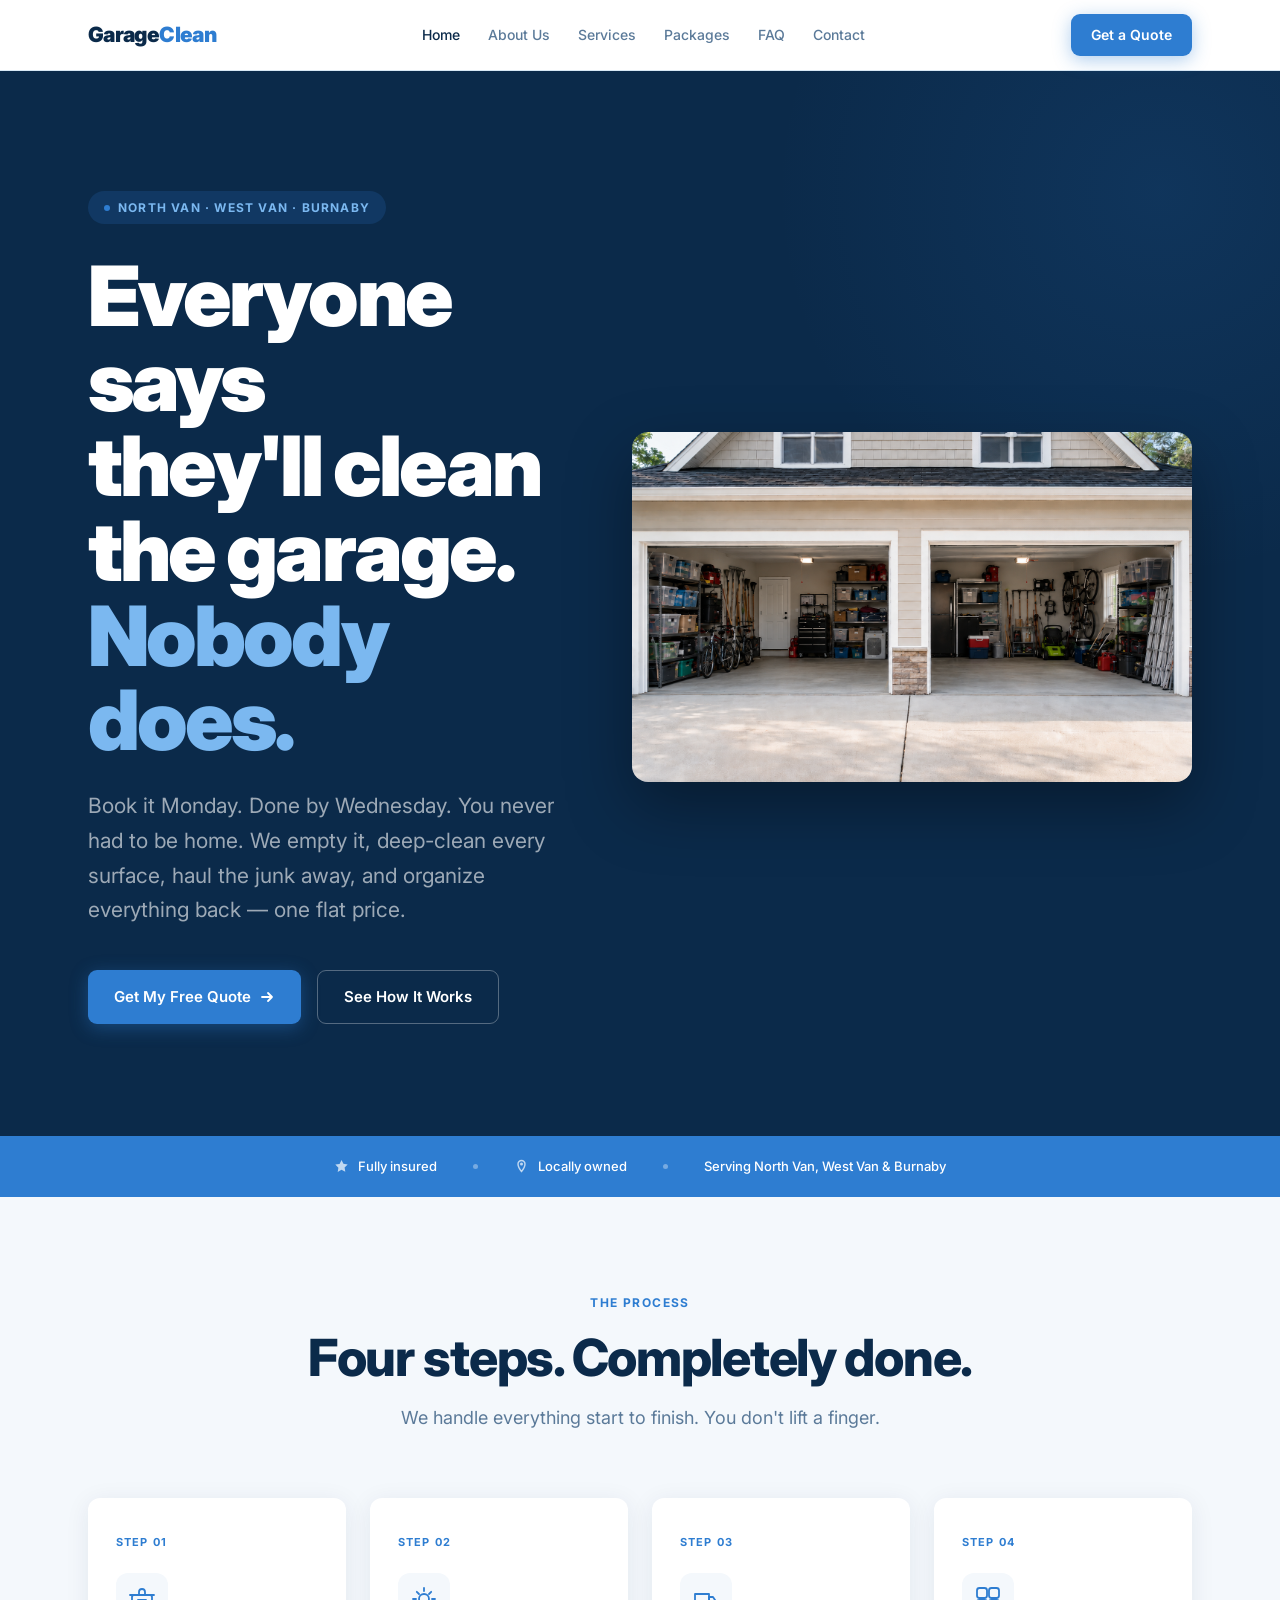
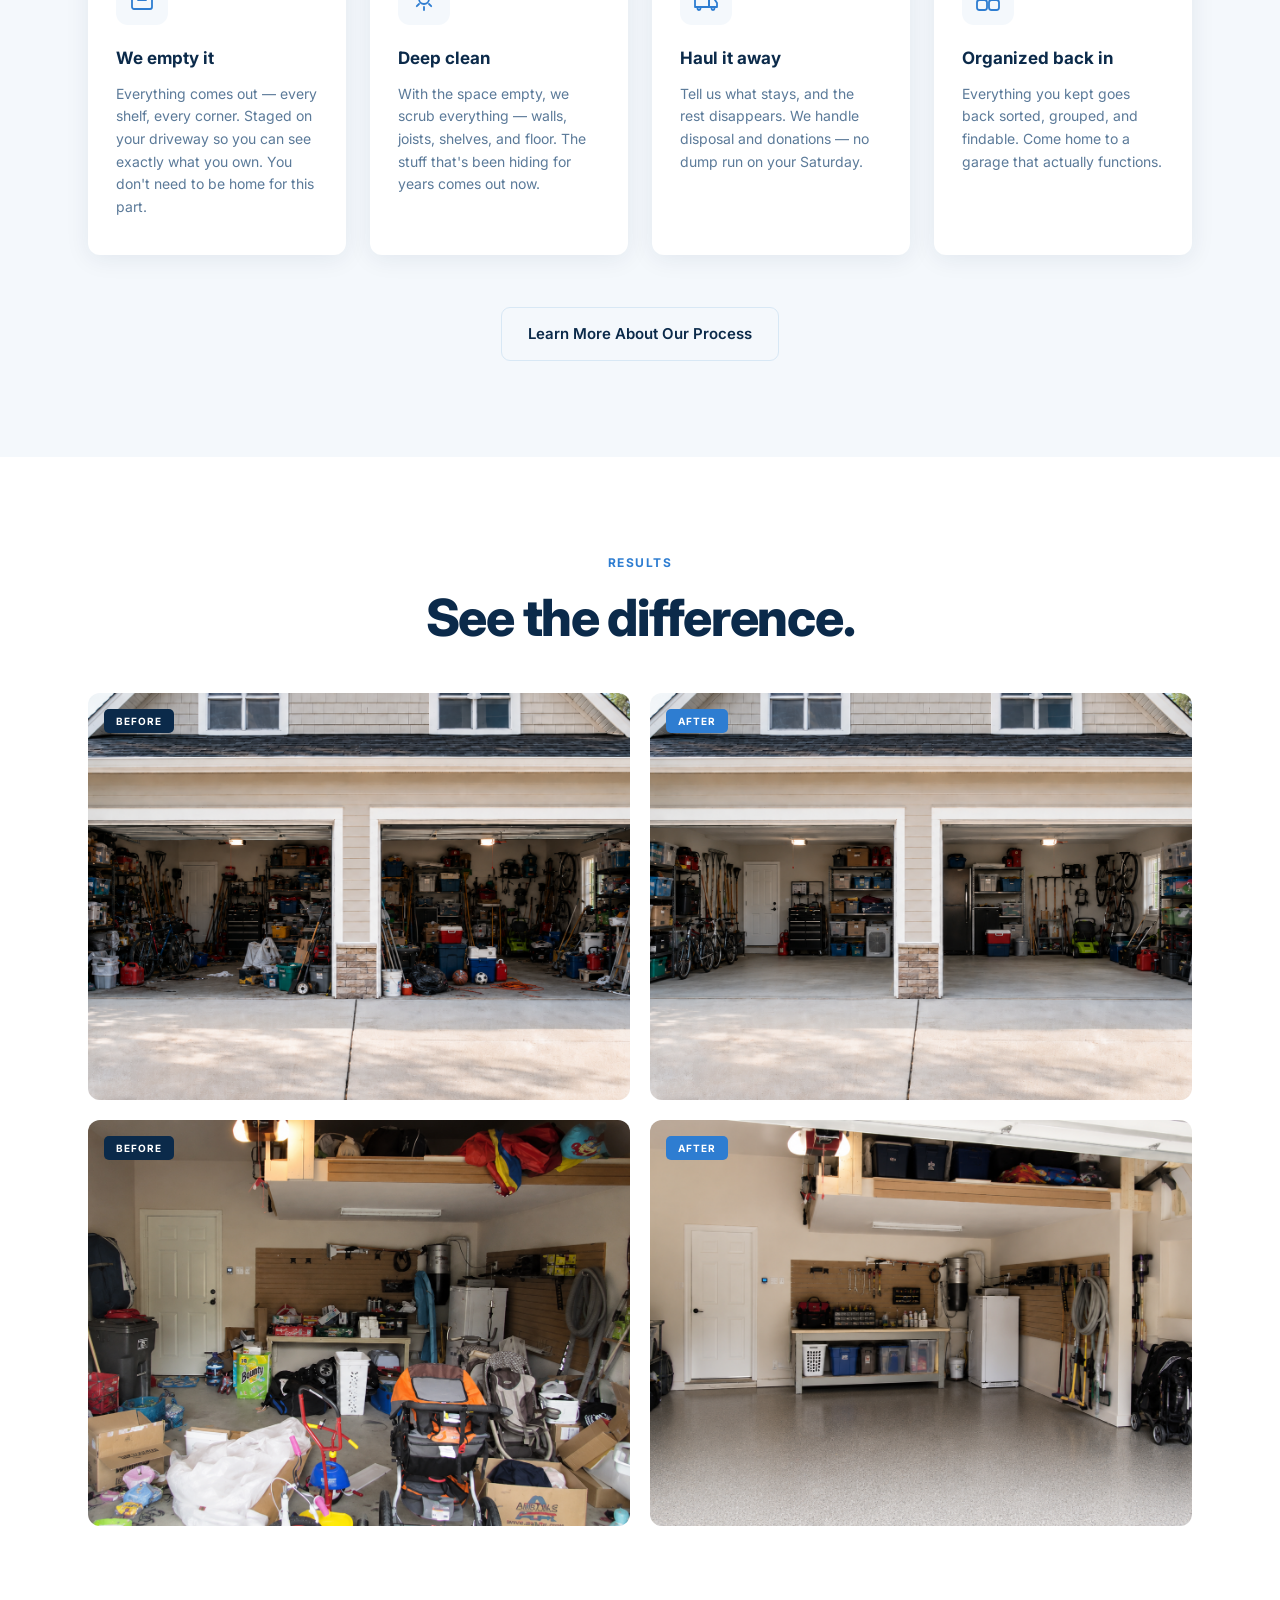
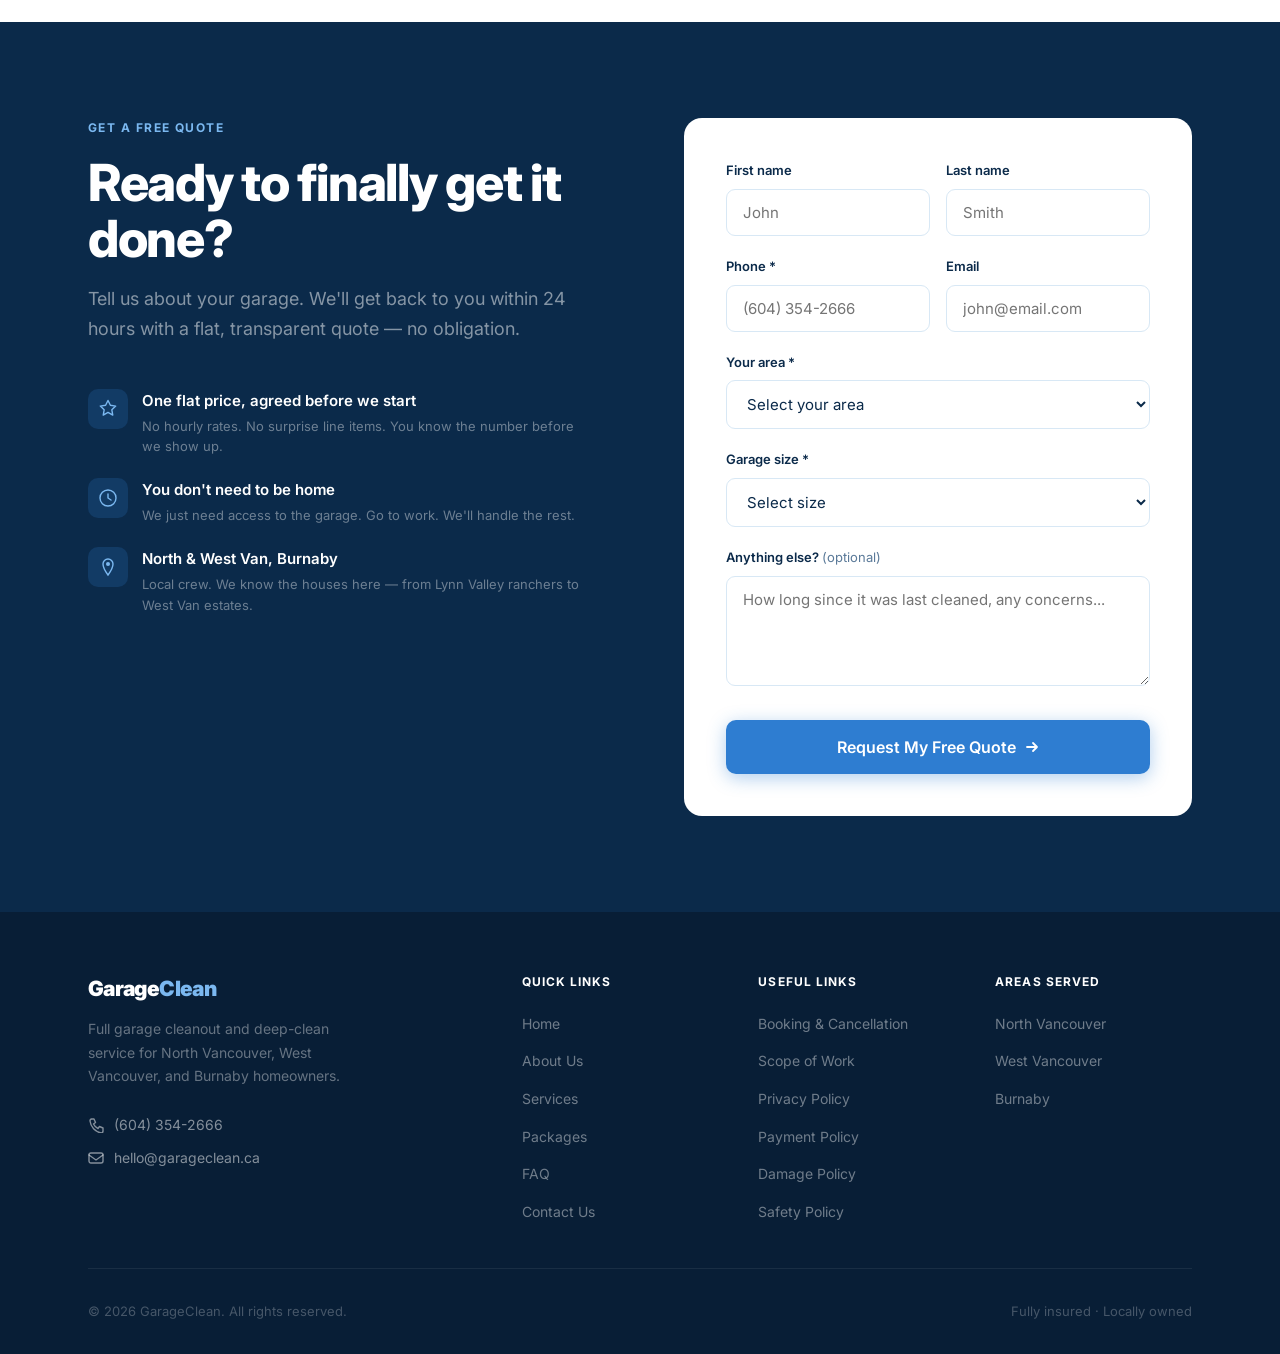
<file: index.html>
<!DOCTYPE html>
<html lang="en">
<head>
  <meta charset="UTF-8">
  <meta name="viewport" content="width=device-width, initial-scale=1.0">
  <title>GarageClean — Garage Cleanout North & West Vancouver, Burnaby</title>
  <link rel="preconnect" href="https://fonts.googleapis.com">
  <link rel="preconnect" href="https://fonts.gstatic.com" crossorigin>
  <link href="https://fonts.googleapis.com/css2?family=Inter:wght@400;500;600;700;800;900&display=swap" rel="stylesheet">
  <link rel="stylesheet" href="styles.css">
  <style>
    /* ── Hero ── */
    #hero { background: var(--navy); padding: 120px 0 112px; position: relative; overflow: hidden; }
    #hero::before { content: ''; position: absolute; top: -280px; right: -280px; width: 800px; height: 800px; background: radial-gradient(circle, rgba(46,125,209,.13) 0%, transparent 68%); pointer-events: none; }
    .hero-grid { display: grid; grid-template-columns: 1fr 560px; gap: 56px; align-items: center; }
    .hero-pill { display: inline-flex; align-items: center; gap: 8px; background: rgba(46,125,209,.18); color: var(--blue-lite); font-size: 12px; font-weight: 700; letter-spacing: .1em; text-transform: uppercase; padding: 7px 16px; border-radius: 100px; margin-bottom: 30px; }
    .hero-pill span { background: var(--blue); border-radius: 50%; width: 6px; height: 6px; display: block; }
    .hero-title { font-size: clamp(52px, 6.5vw, 84px); font-weight: 900; line-height: 1.02; letter-spacing: -.035em; color: #fff; margin-bottom: 26px; }
    .hero-title em { font-style: normal; color: var(--blue-lite); }
    .hero-sub { font-size: 21px; color: rgba(255,255,255,.6); line-height: 1.65; margin-bottom: 42px; max-width: 520px; }
    .hero-actions { display: flex; gap: 16px; flex-wrap: wrap; }
    /* ── Included ── */
    .two-col { display: grid; grid-template-columns: 1fr 1fr; gap: 72px; align-items: center; }
    /* ── Quote (home CTA) ── */
    #home-quote { background: var(--navy); }
    .quote-grid { display: grid; grid-template-columns: 1fr 1fr; gap: 88px; align-items: start; }
    .ql .h2 { color: #fff; }
    .ql .sub { color: rgba(255,255,255,.5); }
    .promises { display: flex; flex-direction: column; gap: 22px; margin-top: 44px; }
    .promise { display: flex; align-items: flex-start; gap: 14px; }
    .p-icon { width: 40px; height: 40px; flex-shrink: 0; background: rgba(46,125,209,.2); border-radius: 10px; display: flex; align-items: center; justify-content: center; }
    .promise h4 { font-size: 15px; font-weight: 600; color: #fff; margin-bottom: 3px; }
    .promise p  { font-size: 13px; color: rgba(255,255,255,.4); line-height: 1.55; }
    .qform { background: #fff; border-radius: 18px; padding: 42px; }
    .fsub { width: 100%; padding: 17px; font-size: 16px; margin-top: 6px; border-radius: 10px; justify-content: center; }
    #success { display: none; text-align: center; padding: 48px 20px; }
    .s-icon { width: 64px; height: 64px; background: #E8F5E9; border-radius: 50%; display: flex; align-items: center; justify-content: center; margin: 0 auto 20px; }
    #success h3 { font-size: 24px; font-weight: 800; color: var(--navy); margin-bottom: 10px; }
    #success p  { font-size: 15px; color: var(--muted); }
    /* ── Responsive ── */
    @media (max-width: 1000px) {
      .hero-grid { grid-template-columns: 1fr; }
      .two-col { grid-template-columns: 1fr; }
      .quote-grid { grid-template-columns: 1fr; gap: 48px; }
    }
    @media (max-width: 640px) {
      .hero-actions { flex-direction: column; }
      .hero-actions .btn { width: 100%; justify-content: center; }
    }
  </style>
</head>
<body>

<div id="nav-placeholder"></div>

<!-- ══ HERO ══ -->
<section id="hero">
  <div class="container">
    <div class="hero-grid">
      <div>
        <div class="hero-pill"><span></span>North Van · West Van · Burnaby</div>
        <h1 class="hero-title">Everyone says<br>they'll clean<br>the garage.<br><em>Nobody does.</em></h1>
        <p class="hero-sub">Book it Monday. Done by Wednesday. You never had to be home. We empty it, deep-clean every surface, haul the junk away, and organize everything back — one flat price.</p>
        <div class="hero-actions">
          <a href="contact.html" class="btn btn-primary">Get My Free Quote <svg width="16" height="16" viewBox="0 0 16 16" fill="none"><path d="M3 8h10M9 4l4 4-4 4" stroke="white" stroke-width="1.8" stroke-linecap="round" stroke-linejoin="round"/></svg></a>
          <a href="services.html" class="btn btn-ghost">See How It Works</a>
        </div>
      </div>
      <img src="after3.png" alt="Organized double garage after GarageClean" style="width:100%;aspect-ratio:16/10;object-fit:cover;border-radius:16px;box-shadow:0 24px 64px rgba(0,0,0,.35);">
    </div>
  </div>
</section>

<!-- ══ TRUST ══ -->
<div id="trust">
  <div class="container">
    <div class="trust-in">
      <div class="t-item"><svg width="15" height="15" viewBox="0 0 15 15" fill="none"><path d="M7.5 1l1.91 3.87 4.27.62-3.09 3.01.73 4.25L7.5 10.87l-3.82 2.01.73-4.25L1.32 5.5l4.27-.62z" fill="white" opacity=".7"/></svg>Fully insured</div>
      <div class="t-dot"></div>
      <div class="t-item"><svg width="15" height="15" viewBox="0 0 15 15" fill="none"><path d="M7.5 1.5C5.57 1.5 4 3.07 4 5c0 3.25 3.5 7.5 3.5 7.5s3.5-4.25 3.5-7.5c0-1.93-1.57-3.5-3.5-3.5z" stroke="white" stroke-width="1.4" stroke-opacity=".7"/><circle cx="7.5" cy="5" r="1.5" fill="white" opacity=".7"/></svg>Locally owned</div>
      <div class="t-dot"></div>
      <div class="t-item">Serving North Van, West Van &amp; Burnaby</div>
    </div>
  </div>
</div>

<!-- ══ HOW IT WORKS ══ -->
<section id="how" style="background:var(--bg)">
  <div class="container">
    <div style="text-align:center;margin-bottom:64px" class="fi">
      <div class="label">The Process</div>
      <h2 class="h2">Four steps. Completely done.</h2>
      <p class="sub" style="margin:0 auto">We handle everything start to finish. You don't lift a finger.</p>
    </div>
    <div class="steps">
      <div class="step fi">
        <div class="step-num">Step 01</div>
        <div class="step-icon"><svg width="26" height="26" viewBox="0 0 26 26" fill="none"><rect x="3" y="9" width="20" height="14" rx="2" stroke="#2E7DD1" stroke-width="1.8"/><path d="M1 9h24" stroke="#2E7DD1" stroke-width="1.8" stroke-linecap="round"/><path d="M10 9V6a3 3 0 016 0v3" stroke="#2E7DD1" stroke-width="1.8" stroke-linecap="round"/><path d="M9 14h8" stroke="#2E7DD1" stroke-width="1.8" stroke-linecap="round"/></svg></div>
        <h3>We empty it</h3>
        <p>Everything comes out — every shelf, every corner. Staged on your driveway so you can see exactly what you own. You don't need to be home for this part.</p>
      </div>
      <div class="step fi" style="transition-delay:.1s">
        <div class="step-num">Step 02</div>
        <div class="step-icon"><svg width="26" height="26" viewBox="0 0 26 26" fill="none"><path d="M13 2v3M13 21v3M2 13h3M21 13h3" stroke="#2E7DD1" stroke-width="1.8" stroke-linecap="round"/><circle cx="13" cy="13" r="5" stroke="#2E7DD1" stroke-width="1.8"/><path d="M5.8 5.8l2.2 2.2M18 18l2.2 2.2M20.2 5.8L18 8M8 18l-2.2 2.2" stroke="#2E7DD1" stroke-width="1.8" stroke-linecap="round"/></svg></div>
        <h3>Deep clean</h3>
        <p>With the space empty, we scrub everything — walls, joists, shelves, and floor. The stuff that's been hiding for years comes out now.</p>
      </div>
      <div class="step fi" style="transition-delay:.2s">
        <div class="step-num">Step 03</div>
        <div class="step-icon"><svg width="26" height="26" viewBox="0 0 26 26" fill="none"><path d="M2 8h14v13H2z" stroke="#2E7DD1" stroke-width="1.8" stroke-linejoin="round"/><path d="M16 11h4l4 6v4h-8V11z" stroke="#2E7DD1" stroke-width="1.8" stroke-linejoin="round"/><circle cx="6" cy="22.5" r="1.5" stroke="#2E7DD1" stroke-width="1.8"/><circle cx="20" cy="22.5" r="1.5" stroke="#2E7DD1" stroke-width="1.8"/></svg></div>
        <h3>Haul it away</h3>
        <p>Tell us what stays, and the rest disappears. We handle disposal and donations — no dump run on your Saturday.</p>
      </div>
      <div class="step fi" style="transition-delay:.3s">
        <div class="step-num">Step 04</div>
        <div class="step-icon"><svg width="26" height="26" viewBox="0 0 26 26" fill="none"><rect x="2" y="2" width="10" height="10" rx="2.5" stroke="#2E7DD1" stroke-width="1.8"/><rect x="14" y="2" width="10" height="10" rx="2.5" stroke="#2E7DD1" stroke-width="1.8"/><rect x="2" y="14" width="10" height="10" rx="2.5" stroke="#2E7DD1" stroke-width="1.8"/><rect x="14" y="14" width="10" height="10" rx="2.5" stroke="#2E7DD1" stroke-width="1.8"/></svg></div>
        <h3>Organized back in</h3>
        <p>Everything you kept goes back sorted, grouped, and findable. Come home to a garage that actually functions.</p>
      </div>
    </div>
    <div style="text-align:center;margin-top:52px" class="fi">
      <a href="services.html" class="btn btn-outline">Learn More About Our Process</a>
    </div>
  </div>
</section>

<!-- ══ GALLERY ══ -->
<section id="gallery">
  <div class="container">
    <div style="text-align:center;margin-bottom:48px" class="fi">
      <div class="label">Results</div>
      <h2 class="h2">See the difference.</h2>
    </div>
    <div class="gallery-grid fi">
      <div style="border-radius:var(--r);overflow:hidden;position:relative;">
        <span class="g-badge" style="position:absolute;top:16px;left:16px;z-index:1;display:inline-block;font-size:10px;font-weight:700;letter-spacing:.1em;text-transform:uppercase;padding:4px 12px;border-radius:5px;background:var(--navy);color:#fff;">Before</span>
        <img src="before3.png" alt="Before" style="width:100%;height:100%;object-fit:cover;display:block;">
      </div>
      <div style="border-radius:var(--r);overflow:hidden;position:relative;">
        <span class="g-badge" style="position:absolute;top:16px;left:16px;z-index:1;display:inline-block;font-size:10px;font-weight:700;letter-spacing:.1em;text-transform:uppercase;padding:4px 12px;border-radius:5px;background:var(--blue);color:#fff;">After</span>
        <img src="after3.png" alt="After" style="width:100%;height:100%;object-fit:cover;display:block;">
      </div>
      <div style="border-radius:var(--r);overflow:hidden;position:relative;">
        <span class="g-badge" style="position:absolute;top:16px;left:16px;z-index:1;display:inline-block;font-size:10px;font-weight:700;letter-spacing:.1em;text-transform:uppercase;padding:4px 12px;border-radius:5px;background:var(--navy);color:#fff;">Before</span>
        <img src="before4.png" alt="Before" style="width:100%;height:100%;object-fit:cover;display:block;">
      </div>
      <div style="border-radius:var(--r);overflow:hidden;position:relative;">
        <span class="g-badge" style="position:absolute;top:16px;left:16px;z-index:1;display:inline-block;font-size:10px;font-weight:700;letter-spacing:.1em;text-transform:uppercase;padding:4px 12px;border-radius:5px;background:var(--blue);color:#fff;">After</span>
        <img src="after4.png" alt="After" style="width:100%;height:100%;object-fit:cover;display:block;">
      </div>
    </div>
  </div>
</section>

<!-- ══ CTA ══ -->
<section id="home-quote">
  <div class="container">
    <div class="quote-grid">
      <div class="ql fi">
        <div class="label" style="color:var(--blue-lite)">Get a Free Quote</div>
        <h2 class="h2">Ready to finally get it done?</h2>
        <p class="sub">Tell us about your garage. We'll get back to you within 24 hours with a flat, transparent quote — no obligation.</p>
        <div class="promises">
          <div class="promise"><div class="p-icon"><svg width="20" height="20" viewBox="0 0 20 20" fill="none"><path d="M10 1.5l2.4 4.8 5.3.78-3.85 3.75.91 5.3L10 13.4l-4.76 2.73.91-5.3L2.3 7.08l5.3-.78z" stroke="#7BB8F0" stroke-width="1.4" stroke-linejoin="round"/></svg></div><div><h4>One flat price, agreed before we start</h4><p>No hourly rates. No surprise line items. You know the number before we show up.</p></div></div>
          <div class="promise"><div class="p-icon"><svg width="20" height="20" viewBox="0 0 20 20" fill="none"><circle cx="10" cy="10" r="8" stroke="#7BB8F0" stroke-width="1.4"/><path d="M10 6v4l3 2" stroke="#7BB8F0" stroke-width="1.4" stroke-linecap="round"/></svg></div><div><h4>You don't need to be home</h4><p>We just need access to the garage. Go to work. We'll handle the rest.</p></div></div>
          <div class="promise"><div class="p-icon"><svg width="20" height="20" viewBox="0 0 20 20" fill="none"><path d="M10 2C7.24 2 5 4.24 5 7c0 4.25 5 11 5 11s5-6.75 5-11c0-2.76-2.24-5-5-5z" stroke="#7BB8F0" stroke-width="1.4"/><circle cx="10" cy="7" r="2" fill="#7BB8F0"/></svg></div><div><h4>North &amp; West Van, Burnaby</h4><p>Local crew. We know the houses here — from Lynn Valley ranchers to West Van estates.</p></div></div>
        </div>
      </div>
      <div class="fi" style="transition-delay:.15s">
        <div class="qform">
          <div id="form-body">
            <div class="frow">
              <div class="fgrp"><label for="fn">First name</label><input type="text" id="fn" placeholder="John" autocomplete="given-name"></div>
              <div class="fgrp"><label for="ln">Last name</label><input type="text" id="ln" placeholder="Smith" autocomplete="family-name"></div>
            </div>
            <div class="frow">
              <div class="fgrp"><label for="ph">Phone *</label><input type="tel" id="ph" placeholder="(604) 354-2666"></div>
              <div class="fgrp"><label for="em">Email</label><input type="email" id="em" placeholder="john@email.com"></div>
            </div>
            <div class="fgrp"><label for="area">Your area *</label><select id="area"><option value="" disabled selected>Select your area</option><option>North Vancouver</option><option>West Vancouver</option><option>Burnaby</option><option>Other</option></select></div>
            <div class="fgrp"><label for="sz">Garage size *</label><select id="sz"><option value="" disabled selected>Select size</option><option>1-car garage</option><option>2-car garage</option><option>3+ car / estate</option><option>Not sure</option></select></div>
            <div class="fgrp"><label for="msg">Anything else? <span style="font-weight:400;color:var(--muted)">(optional)</span></label><textarea id="msg" placeholder="How long since it was last cleaned, any concerns..."></textarea></div>
            <button type="button" class="btn btn-primary fsub" onclick="submitQuote()">Request My Free Quote <svg width="16" height="16" viewBox="0 0 16 16" fill="none"><path d="M3 8h10M9 4l4 4-4 4" stroke="white" stroke-width="1.8" stroke-linecap="round" stroke-linejoin="round"/></svg></button>
          </div>
          <div id="success"><div class="s-icon"><svg width="32" height="32" viewBox="0 0 32 32" fill="none"><path d="M6 16l7 7 13-13" stroke="#2E7D32" stroke-width="2.5" stroke-linecap="round" stroke-linejoin="round"/></svg></div><h3>You're all set.</h3><p>We'll text you within 24 hours with your free quote.</p></div>
        </div>
      </div>
    </div>
  </div>
</section>

<div id="footer-placeholder"></div>

<script src="shared.js"></script>
<script>
  function submitQuote() {
    var ph = document.getElementById('ph').value.trim();
    var area = document.getElementById('area').value;
    var sz = document.getElementById('sz').value;
    if (!ph || !area || !sz) { alert('Please fill in your phone, area, and garage size.'); return; }
    document.getElementById('form-body').style.display = 'none';
    document.getElementById('success').style.display = 'block';
  }
</script>
</body>
</html>
</file>
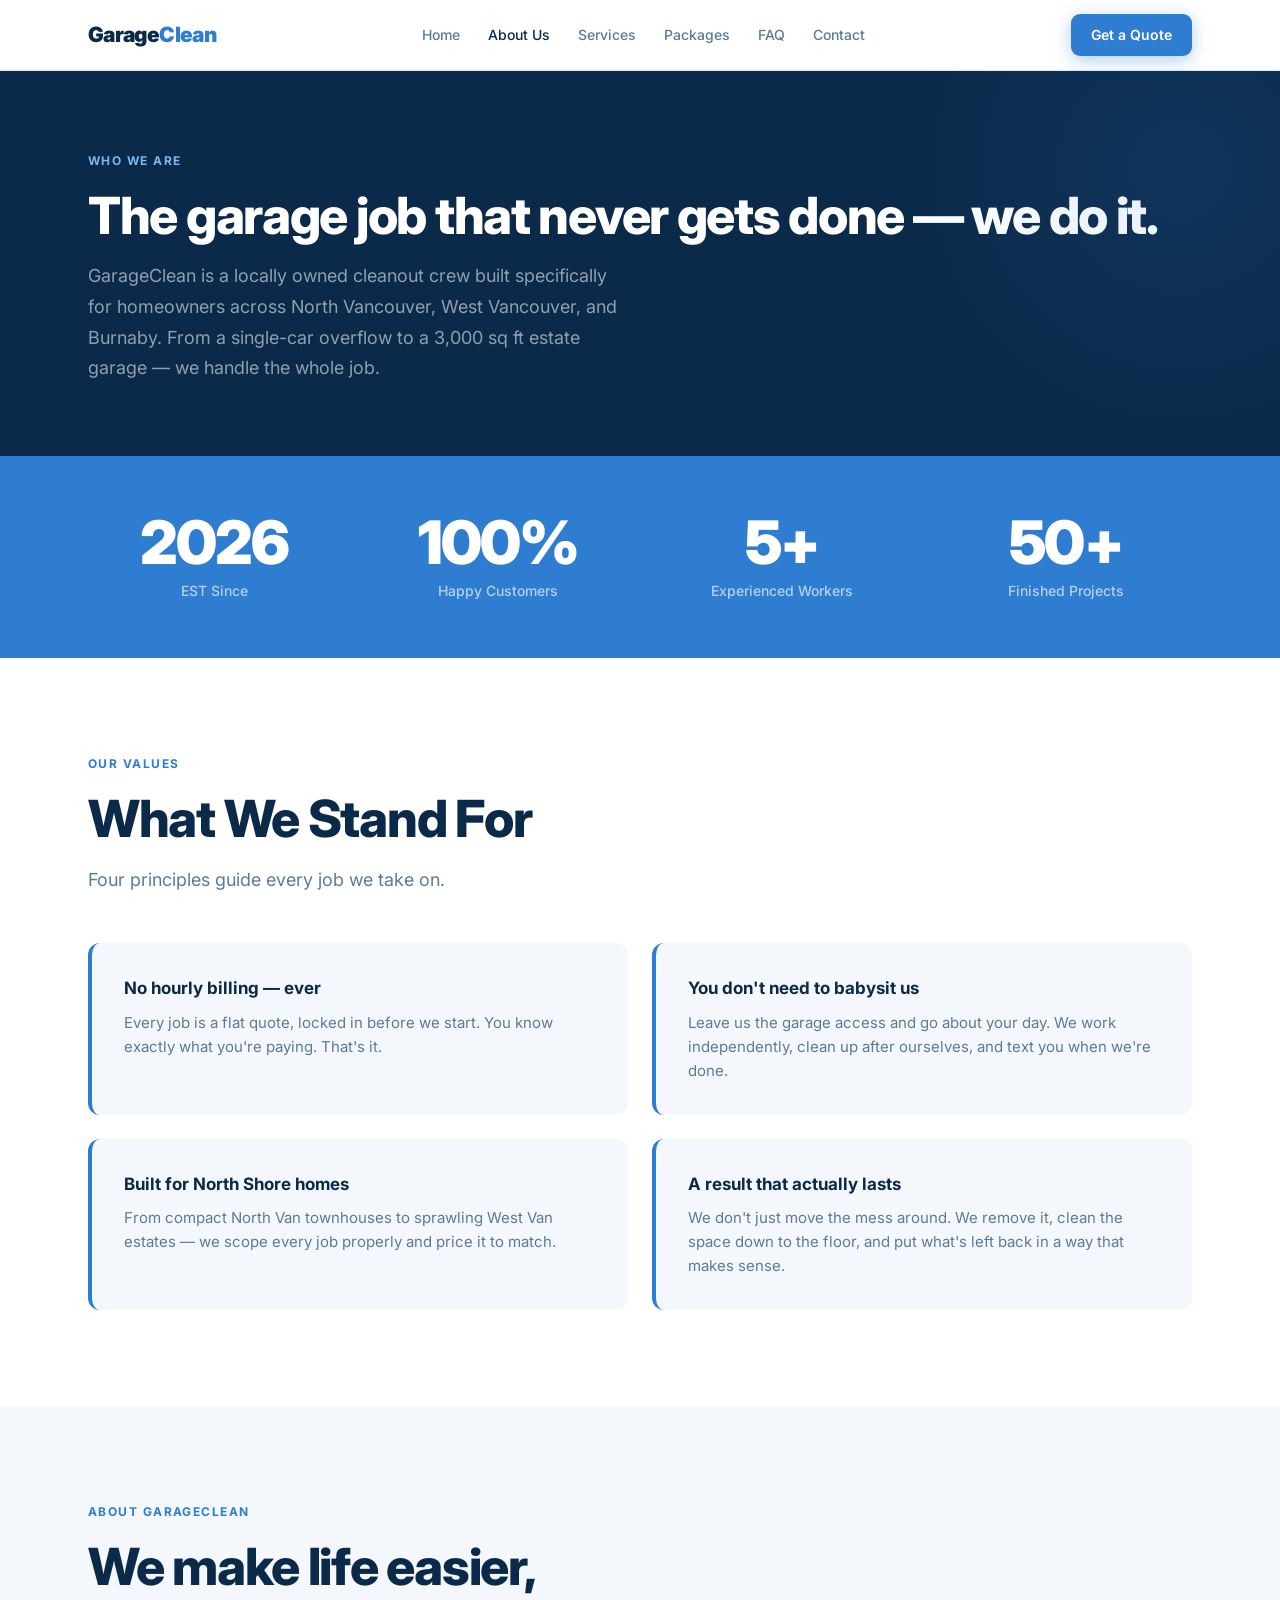
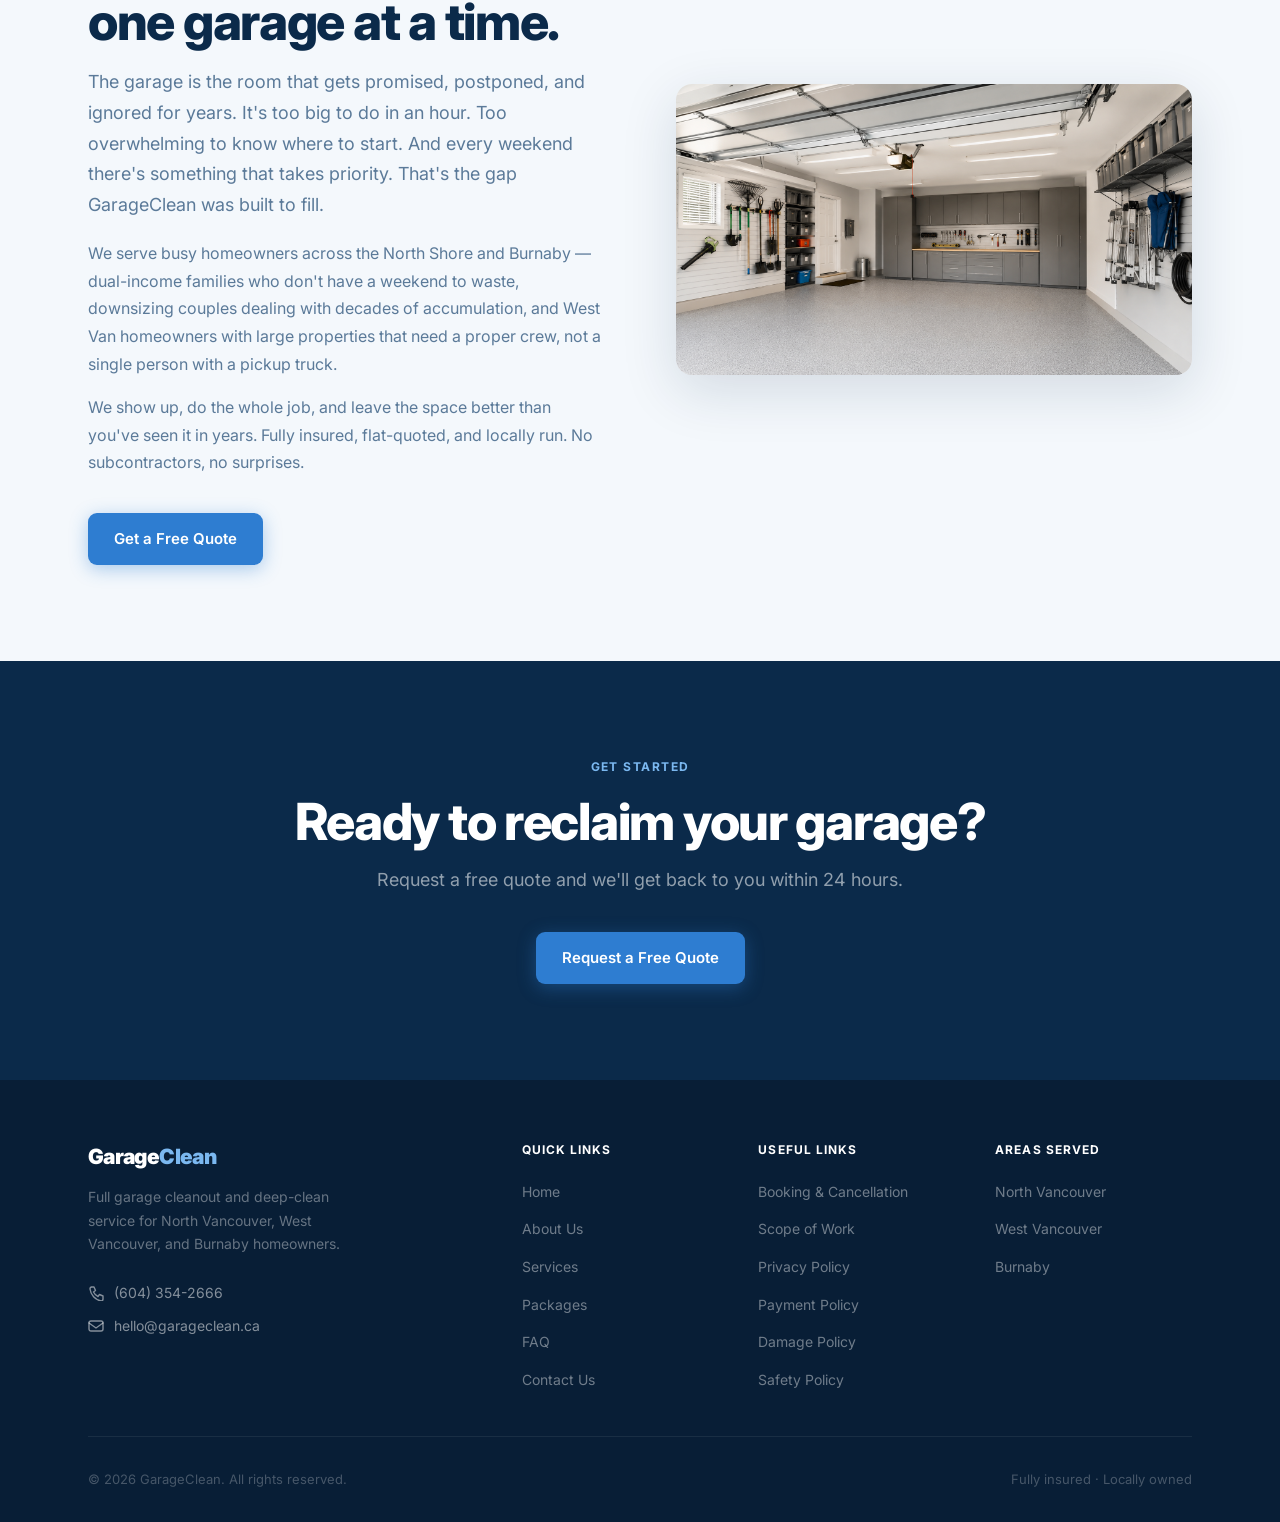
<file: about.html>
<!DOCTYPE html>
<html lang="en">
<head>
  <meta charset="UTF-8">
  <meta name="viewport" content="width=device-width, initial-scale=1.0">
  <title>About Us — GarageClean</title>
  <link rel="preconnect" href="https://fonts.googleapis.com">
  <link rel="preconnect" href="https://fonts.gstatic.com" crossorigin>
  <link href="https://fonts.googleapis.com/css2?family=Inter:wght@400;500;600;700;800;900&display=swap" rel="stylesheet">
  <link rel="stylesheet" href="styles.css">
  <style>
    /* ── Stats bar ── */
    .stats-bar { background: var(--blue); padding: 56px 0; }
    .stats-row { display: grid; grid-template-columns: repeat(4,1fr); gap: 32px; text-align: center; }
    .stat-box {}
    .stat-box .num { font-size: clamp(40px, 5vw, 60px); font-weight: 900; color: #fff; letter-spacing: -.03em; line-height: 1; }
    .stat-box .lbl { font-size: 14px; color: rgba(255,255,255,.65); margin-top: 8px; font-weight: 500; }
    /* ── Values ── */
    .values-grid { display: grid; grid-template-columns: repeat(2,1fr); gap: 24px; margin-top: 48px; }
    .value-card { background: var(--bg); border-radius: var(--r); padding: 32px; border-left: 4px solid var(--blue); }
    .value-card h3 { font-size: 17px; font-weight: 700; color: var(--navy); margin-bottom: 8px; }
    .value-card p  { font-size: 15px; color: var(--muted); line-height: 1.6; }
    /* ── Story ── */
    .story-grid { display: grid; grid-template-columns: 1fr 1fr; gap: 72px; align-items: center; }
    @media (max-width: 800px) {
      .stats-row { grid-template-columns: repeat(2,1fr); }
      .values-grid { grid-template-columns: 1fr; }
      .story-grid { grid-template-columns: 1fr; }
    }
  </style>
</head>
<body>

<div id="nav-placeholder"></div>

<!-- ══ HEADER ══ -->
<div class="page-header">
  <div class="container">
    <div class="label">Who We Are</div>
    <h1 class="h2">The garage job that never gets done — we do it.</h1>
    <p class="sub">GarageClean is a locally owned cleanout crew built specifically for homeowners across North Vancouver, West Vancouver, and Burnaby. From a single-car overflow to a 3,000 sq ft estate garage — we handle the whole job.</p>
  </div>
</div>

<!-- ══ STATS ══ -->
<div class="stats-bar">
  <div class="container">
    <div class="stats-row fi">
      <!-- TODO: Update these numbers as you grow -->
      <div class="stat-box"><div class="num">2026</div><div class="lbl">EST Since</div></div>
      <div class="stat-box"><div class="num">100%</div><div class="lbl">Happy Customers</div></div>
      <div class="stat-box"><div class="num">5+</div><div class="lbl">Experienced Workers</div></div>
      <div class="stat-box"><div class="num">50+</div><div class="lbl">Finished Projects</div></div>
    </div>
  </div>
</div>

<!-- ══ WHAT WE STAND FOR ══ -->
<section>
  <div class="container">
    <div class="fi">
      <div class="label">Our Values</div>
      <h2 class="h2">What We Stand For</h2>
      <p class="sub">Four principles guide every job we take on.</p>
    </div>
    <div class="values-grid fi">
      <div class="value-card">
        <h3>No hourly billing — ever</h3>
        <p>Every job is a flat quote, locked in before we start. You know exactly what you're paying. That's it.</p>
      </div>
      <div class="value-card">
        <h3>You don't need to babysit us</h3>
        <p>Leave us the garage access and go about your day. We work independently, clean up after ourselves, and text you when we're done.</p>
      </div>
      <div class="value-card">
        <h3>Built for North Shore homes</h3>
        <p>From compact North Van townhouses to sprawling West Van estates — we scope every job properly and price it to match.</p>
      </div>
      <div class="value-card">
        <h3>A result that actually lasts</h3>
        <p>We don't just move the mess around. We remove it, clean the space down to the floor, and put what's left back in a way that makes sense.</p>
      </div>
    </div>
  </div>
</section>

<!-- ══ STORY ══ -->
<section style="background:var(--bg)">
  <div class="container">
    <div class="story-grid">
      <div class="fi">
        <div class="label">About GarageClean</div>
        <h2 class="h2">We make life easier, one garage at a time.</h2>
        <p class="sub" style="max-width:100%">The garage is the room that gets promised, postponed, and ignored for years. It's too big to do in an hour. Too overwhelming to know where to start. And every weekend there's something that takes priority. That's the gap GarageClean was built to fill.</p>
        <p style="font-size:16px;color:var(--muted);line-height:1.72;margin-top:20px">We serve busy homeowners across the North Shore and Burnaby — dual-income families who don't have a weekend to waste, downsizing couples dealing with decades of accumulation, and West Van homeowners with large properties that need a proper crew, not a single person with a pickup truck.</p>
        <p style="font-size:16px;color:var(--muted);line-height:1.72;margin-top:16px">We show up, do the whole job, and leave the space better than you've seen it in years. Fully insured, flat-quoted, and locally run. No subcontractors, no surprises.</p>
        <div style="margin-top:36px">
          <a href="contact.html" class="btn btn-primary">Get a Free Quote</a>
        </div>
      </div>
      <div class="fi" style="transition-delay:.15s">
        <img src="after1.png" alt="Organized garage by GarageClean" style="width:100%;border-radius:16px;box-shadow:var(--sh-lg);">
      </div>
    </div>
  </div>
</section>

<!-- ══ CTA ══ -->
<section style="background:var(--navy);text-align:center">
  <div class="container fi">
    <div class="label" style="color:var(--blue-lite)">Get Started</div>
    <h2 class="h2" style="color:#fff;margin:0 auto 16px">Ready to reclaim your garage?</h2>
    <p class="sub" style="margin:0 auto 36px;color:rgba(255,255,255,.55)">Request a free quote and we'll get back to you within 24 hours.</p>
    <a href="contact.html" class="btn btn-primary">Request a Free Quote</a>
  </div>
</section>

<div id="footer-placeholder"></div>
<script src="shared.js"></script>
</body>
</html>
</file>
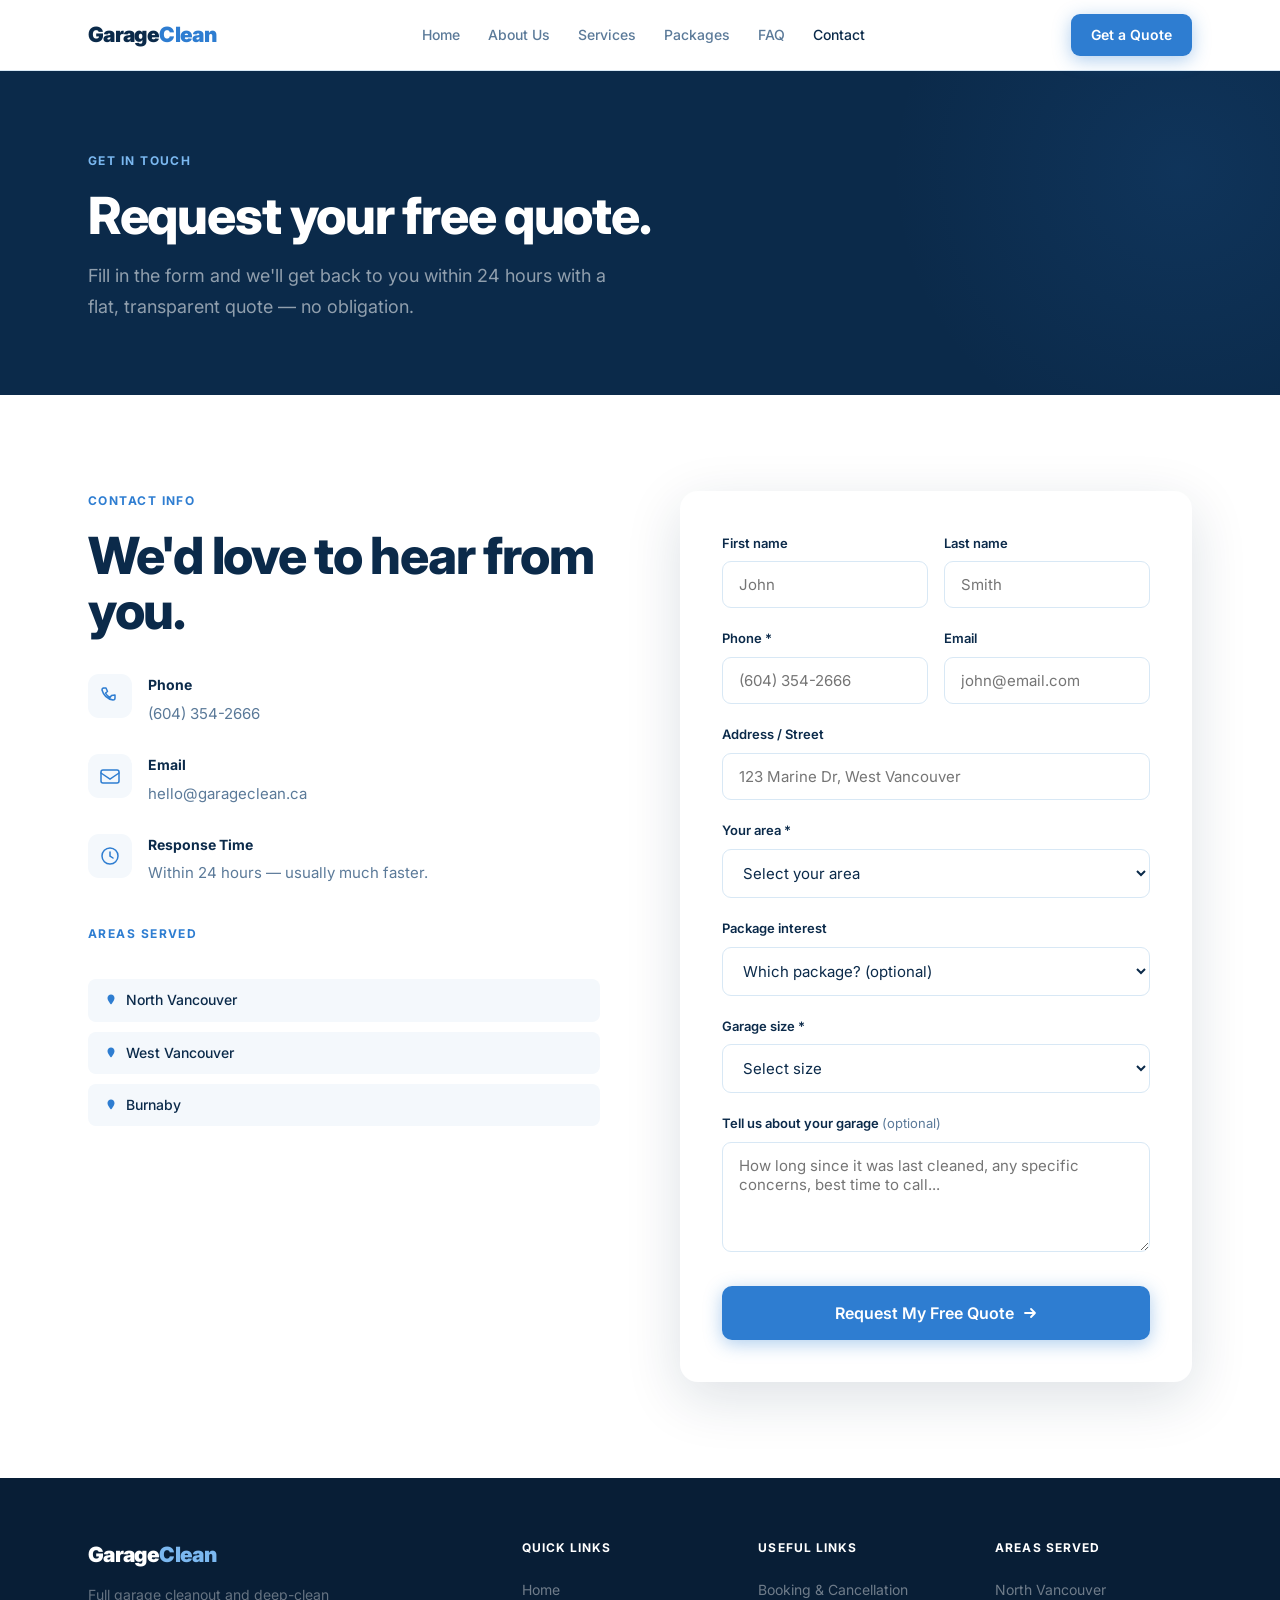
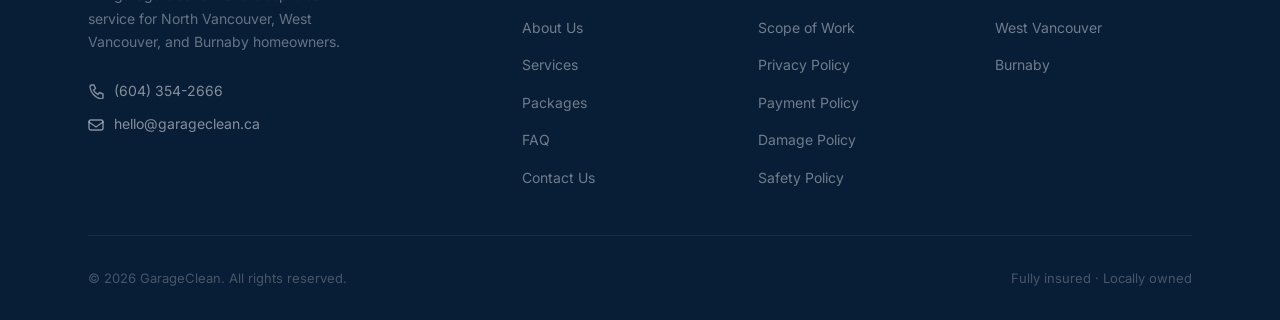
<file: contact.html>
<!DOCTYPE html>
<html lang="en">
<head>
  <meta charset="UTF-8">
  <meta name="viewport" content="width=device-width, initial-scale=1.0">
  <title>Contact — GarageClean</title>
  <link rel="preconnect" href="https://fonts.googleapis.com">
  <link rel="preconnect" href="https://fonts.gstatic.com" crossorigin>
  <link href="https://fonts.googleapis.com/css2?family=Inter:wght@400;500;600;700;800;900&display=swap" rel="stylesheet">
  <link rel="stylesheet" href="styles.css">
  <style>
    .contact-grid { display: grid; grid-template-columns: 1fr 1fr; gap: 80px; align-items: start; }
    .info-block { display: flex; flex-direction: column; gap: 28px; margin-top: 36px; }
    .info-item { display: flex; align-items: flex-start; gap: 16px; }
    .info-icon { width: 44px; height: 44px; background: var(--bg); border-radius: 11px; display: flex; align-items: center; justify-content: center; flex-shrink: 0; }
    .info-item h4 { font-size: 14px; font-weight: 700; color: var(--navy); margin-bottom: 4px; }
    .info-item p, .info-item a { font-size: 15px; color: var(--muted); text-decoration: none; line-height: 1.55; }
    .info-item a:hover { color: var(--blue); }
    .qform { background: #fff; border-radius: 18px; padding: 42px; box-shadow: var(--sh-lg); }
    .fsub { width: 100%; padding: 17px; font-size: 16px; margin-top: 6px; border-radius: 10px; justify-content: center; }
    #success { display: none; text-align: center; padding: 48px 20px; }
    .s-icon { width: 64px; height: 64px; background: #E8F5E9; border-radius: 50%; display: flex; align-items: center; justify-content: center; margin: 0 auto 20px; }
    #success h3 { font-size: 24px; font-weight: 800; color: var(--navy); margin-bottom: 10px; }
    #success p  { font-size: 15px; color: var(--muted); }
    .areas { display: flex; flex-direction: column; gap: 10px; margin-top: 36px; }
    .area-tag { display: inline-flex; align-items: center; gap: 8px; background: var(--bg); border-radius: 8px; padding: 10px 16px; font-size: 14px; font-weight: 500; color: var(--navy); }
    @media (max-width: 900px) { .contact-grid { grid-template-columns: 1fr; gap: 48px; } }
  </style>
</head>
<body>

<div id="nav-placeholder"></div>

<div class="page-header">
  <div class="container">
    <div class="label">Get in Touch</div>
    <h1 class="h2">Request your free quote.</h1>
    <p class="sub">Fill in the form and we'll get back to you within 24 hours with a flat, transparent quote — no obligation.</p>
  </div>
</div>

<section>
  <div class="container">
    <div class="contact-grid">

      <div class="fi">
        <div class="label">Contact Info</div>
        <h2 class="h2">We'd love to hear from you.</h2>
        <div class="info-block">
          <div class="info-item">
            <div class="info-icon"><svg width="20" height="20" viewBox="0 0 20 20" fill="none"><path d="M3 2h3l1.5 3.5-2 1.5a9.5 9.5 0 004.5 4.5l1.5-2L15 9v3a2 2 0 01-2 2A14 14 0 012 4a2 2 0 012-2h-.5z" stroke="#2E7DD1" stroke-width="1.5" stroke-linejoin="round"/></svg></div>
            <div>
              <h4>Phone</h4>
              <!-- TODO: Replace with real phone number -->
              <a href="tel:+16043542666">(604) 354-2666</a>
            </div>
          </div>
          <div class="info-item">
            <div class="info-icon"><svg width="20" height="20" viewBox="0 0 20 20" fill="none"><rect x="1" y="4" width="18" height="13" rx="2" stroke="#2E7DD1" stroke-width="1.5"/><path d="M1 7l9 6 9-6" stroke="#2E7DD1" stroke-width="1.5" stroke-linecap="round"/></svg></div>
            <div>
              <h4>Email</h4>
              <!-- TODO: Replace with real email -->
              <a href="mailto:hello@garageclean.ca">hello@garageclean.ca</a>
            </div>
          </div>
          <div class="info-item">
            <div class="info-icon"><svg width="20" height="20" viewBox="0 0 20 20" fill="none"><circle cx="10" cy="10" r="8" stroke="#2E7DD1" stroke-width="1.5"/><path d="M10 6v4l3 2" stroke="#2E7DD1" stroke-width="1.5" stroke-linecap="round"/></svg></div>
            <div>
              <h4>Response Time</h4>
              <p>Within 24 hours — usually much faster.</p>
            </div>
          </div>
        </div>
        <div style="margin-top:40px">
          <div class="label">Areas Served</div>
          <div class="areas">
            <div class="area-tag"><svg width="14" height="14" viewBox="0 0 14 14" fill="none"><path d="M7 1.5C5.07 1.5 3.5 3.07 3.5 5c0 2.8 3.5 6.5 3.5 6.5s3.5-3.7 3.5-6.5c0-1.93-1.57-3.5-3.5-3.5z" fill="#2E7DD1"/></svg>North Vancouver</div>
            <div class="area-tag"><svg width="14" height="14" viewBox="0 0 14 14" fill="none"><path d="M7 1.5C5.07 1.5 3.5 3.07 3.5 5c0 2.8 3.5 6.5 3.5 6.5s3.5-3.7 3.5-6.5c0-1.93-1.57-3.5-3.5-3.5z" fill="#2E7DD1"/></svg>West Vancouver</div>
            <div class="area-tag"><svg width="14" height="14" viewBox="0 0 14 14" fill="none"><path d="M7 1.5C5.07 1.5 3.5 3.07 3.5 5c0 2.8 3.5 6.5 3.5 6.5s3.5-3.7 3.5-6.5c0-1.93-1.57-3.5-3.5-3.5z" fill="#2E7DD1"/></svg>Burnaby</div>
          </div>
        </div>
      </div>

      <div class="fi" style="transition-delay:.15s">
        <div class="qform">
          <div id="form-body">
            <div class="frow">
              <div class="fgrp"><label for="fn">First name</label><input type="text" id="fn" placeholder="John" autocomplete="given-name"></div>
              <div class="fgrp"><label for="ln">Last name</label><input type="text" id="ln" placeholder="Smith" autocomplete="family-name"></div>
            </div>
            <div class="frow">
              <div class="fgrp"><label for="ph">Phone *</label><input type="tel" id="ph" placeholder="(604) 354-2666"></div>
              <div class="fgrp"><label for="em">Email</label><input type="email" id="em" placeholder="john@email.com"></div>
            </div>
            <div class="fgrp"><label for="addr">Address / Street</label><input type="text" id="addr" placeholder="123 Marine Dr, West Vancouver"></div>
            <div class="fgrp"><label for="area">Your area *</label><select id="area"><option value="" disabled selected>Select your area</option><option>North Vancouver</option><option>West Vancouver</option><option>Burnaby</option><option>Other / Not sure</option></select></div>
            <div class="fgrp"><label for="pkg">Package interest</label><select id="pkg"><option value="" disabled selected>Which package? (optional)</option><option>Basic Refresh ($399–$699)</option><option>Premium Garage Transformation ($1,000–$3,000+)</option><option>Estate / Downsizing ($2,000–$10,000+)</option><option>Not sure — need a recommendation</option></select></div>
            <div class="fgrp"><label for="sz">Garage size *</label><select id="sz"><option value="" disabled selected>Select size</option><option>1-car garage</option><option>2-car garage</option><option>3+ car / estate</option><option>Not sure</option></select></div>
            <div class="fgrp"><label for="msg">Tell us about your garage <span style="font-weight:400;color:var(--muted)">(optional)</span></label><textarea id="msg" placeholder="How long since it was last cleaned, any specific concerns, best time to call..."></textarea></div>
            <button type="button" class="btn btn-primary fsub" onclick="submitQuote()">Request My Free Quote <svg width="16" height="16" viewBox="0 0 16 16" fill="none"><path d="M3 8h10M9 4l4 4-4 4" stroke="white" stroke-width="1.8" stroke-linecap="round" stroke-linejoin="round"/></svg></button>
          </div>
          <div id="success">
            <div class="s-icon"><svg width="32" height="32" viewBox="0 0 32 32" fill="none"><path d="M6 16l7 7 13-13" stroke="#2E7D32" stroke-width="2.5" stroke-linecap="round" stroke-linejoin="round"/></svg></div>
            <h3>You're all set.</h3>
            <p>We'll text you within 24 hours with your free quote. Talk soon.</p>
          </div>
        </div>
      </div>

    </div>
  </div>
</section>

<div id="footer-placeholder"></div>
<script src="shared.js"></script>
<script>
  function submitQuote() {
    var ph = document.getElementById('ph').value.trim();
    var area = document.getElementById('area').value;
    var sz = document.getElementById('sz').value;
    if (!ph || !area || !sz) { alert('Please fill in your phone, area, and garage size.'); return; }
    document.getElementById('form-body').style.display = 'none';
    document.getElementById('success').style.display = 'block';
  }
</script>
</body>
</html>
</file>
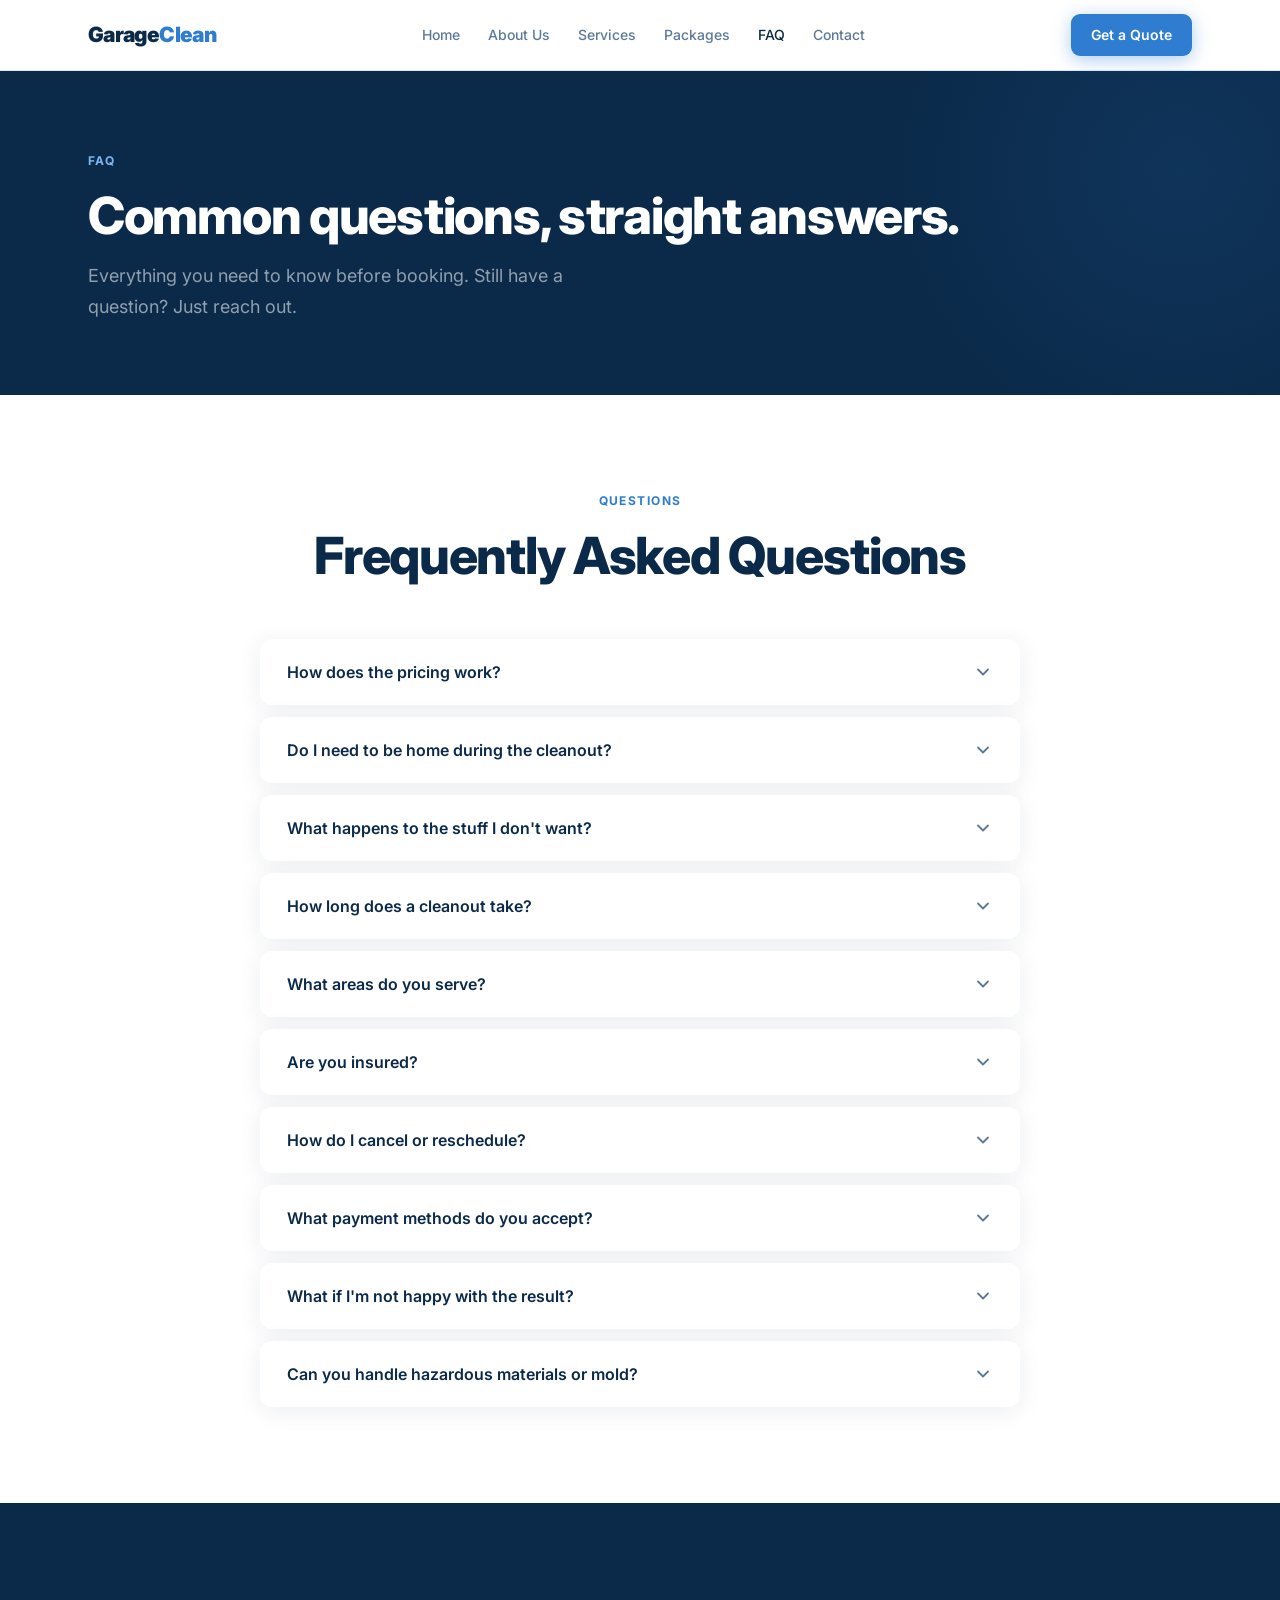
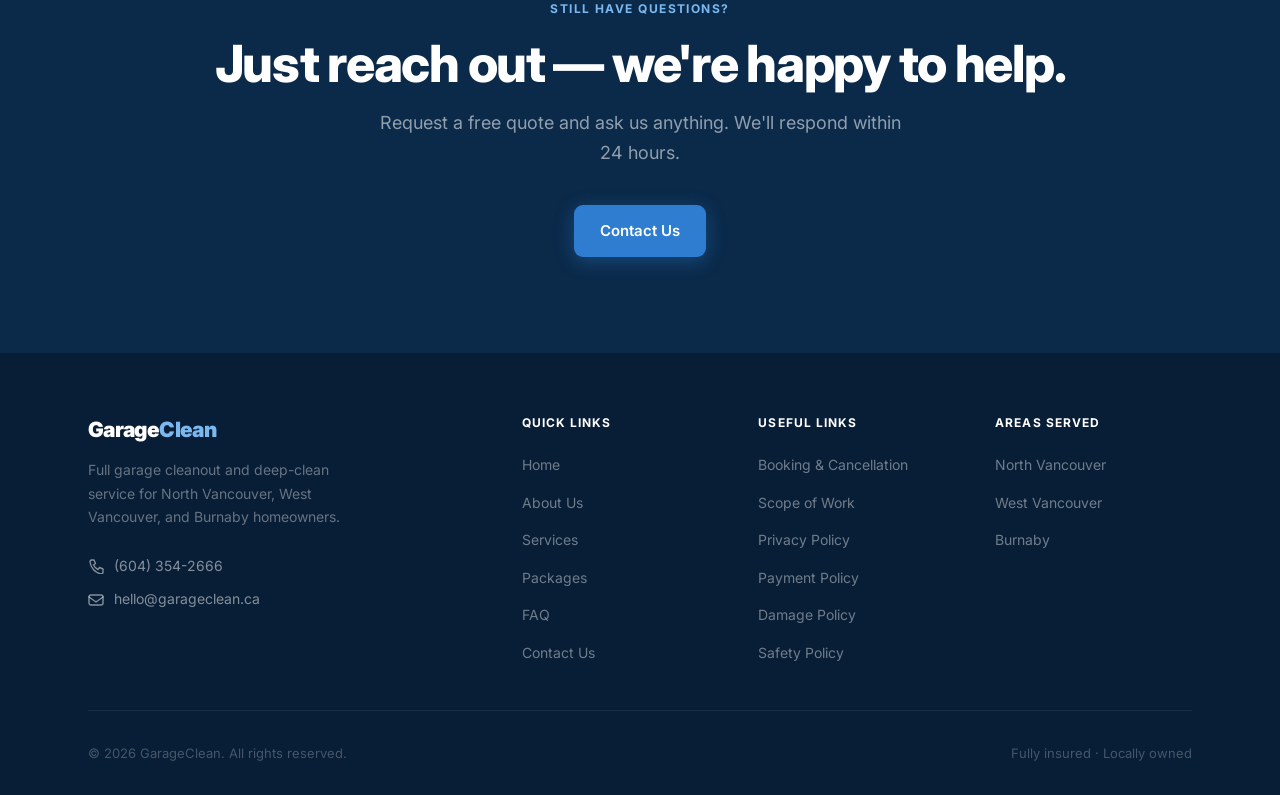
<file: faq.html>
<!DOCTYPE html>
<html lang="en">
<head>
  <meta charset="UTF-8">
  <meta name="viewport" content="width=device-width, initial-scale=1.0">
  <title>FAQ — GarageClean</title>
  <link rel="preconnect" href="https://fonts.googleapis.com">
  <link rel="preconnect" href="https://fonts.gstatic.com" crossorigin>
  <link href="https://fonts.googleapis.com/css2?family=Inter:wght@400;500;600;700;800;900&display=swap" rel="stylesheet">
  <link rel="stylesheet" href="styles.css">
  <style>
    .faq-list { max-width: 760px; margin: 56px auto 0; display: flex; flex-direction: column; gap: 12px; }
    .faq-item { background: #fff; border-radius: var(--r); box-shadow: var(--sh); overflow: hidden; border: 1.5px solid transparent; transition: border-color .2s; }
    .faq-item.open { border-color: var(--border); }
    .faq-q { width: 100%; display: flex; align-items: center; justify-content: space-between; padding: 22px 26px; background: none; border: none; cursor: pointer; font-family: inherit; text-align: left; gap: 16px; font-size: 16px; font-weight: 600; color: var(--navy); }
    .faq-chevron { width: 20px; height: 20px; flex-shrink: 0; color: var(--muted); transition: transform .25s; }
    .faq-item.open .faq-chevron { transform: rotate(180deg); }
    .faq-a { display: none; padding: 0 26px 24px; font-size: 15px; color: var(--muted); line-height: 1.7; }
    .faq-item.open .faq-a { display: block; }
    .faq-divider { border: none; border-top: 1px solid var(--border); margin-bottom: 18px; }
  </style>
</head>
<body>

<div id="nav-placeholder"></div>

<div class="page-header">
  <div class="container">
    <div class="label">FAQ</div>
    <h1 class="h2">Common questions, straight answers.</h1>
    <p class="sub">Everything you need to know before booking. Still have a question? Just reach out.</p>
  </div>
</div>

<section>
  <div class="container">
    <div style="text-align:center" class="fi">
      <div class="label">Questions</div>
      <h2 class="h2">Frequently Asked Questions</h2>
    </div>
    <div class="faq-list fi">

      <div class="faq-item" id="faq1">
        <button class="faq-q" onclick="toggleFaq('faq1')">How does the pricing work?<svg class="faq-chevron" viewBox="0 0 20 20" fill="none"><path d="M5 7.5l5 5 5-5" stroke="currentColor" stroke-width="1.8" stroke-linecap="round" stroke-linejoin="round"/></svg></button>
        <div class="faq-a"><hr class="faq-divider">We give you a flat quote before we start based on your garage size, condition, and the package you choose. That's the number you pay — no hourly billing, no surprise add-ons at the end.</div>
      </div>

      <div class="faq-item" id="faq2">
        <button class="faq-q" onclick="toggleFaq('faq2')">Do I need to be home during the cleanout?<svg class="faq-chevron" viewBox="0 0 20 20" fill="none"><path d="M5 7.5l5 5 5-5" stroke="currentColor" stroke-width="1.8" stroke-linecap="round" stroke-linejoin="round"/></svg></button>
        <div class="faq-a"><hr class="faq-divider">You don't have to be home the whole time, but we do recommend being available at the start so we can do a quick walkthrough together. This helps us understand what you want to keep, donate, or dispose of before we get to work.</div>
      </div>

      <div class="faq-item" id="faq3">
        <button class="faq-q" onclick="toggleFaq('faq3')">What happens to the stuff I don't want?<svg class="faq-chevron" viewBox="0 0 20 20" fill="none"><path d="M5 7.5l5 5 5-5" stroke="currentColor" stroke-width="1.8" stroke-linecap="round" stroke-linejoin="round"/></svg></button>
        <div class="faq-a"><hr class="faq-divider">We handle it all. Usable items get donated to local organizations where possible. The rest gets disposed of responsibly. You don't need to make a dump run or arrange anything separately — it's included in your quote.</div>
      </div>

      <div class="faq-item" id="faq4">
        <button class="faq-q" onclick="toggleFaq('faq4')">How long does a cleanout take?<svg class="faq-chevron" viewBox="0 0 20 20" fill="none"><path d="M5 7.5l5 5 5-5" stroke="currentColor" stroke-width="1.8" stroke-linecap="round" stroke-linejoin="round"/></svg></button>
        <div class="faq-a"><hr class="faq-divider">Most standard and premium jobs are completed in a single visit. Estate or heavily built-up garages may require multiple days. We'll give you a clear timeline as part of your quote so you know exactly what to expect.</div>
      </div>

      <div class="faq-item" id="faq5">
        <button class="faq-q" onclick="toggleFaq('faq5')">What areas do you serve?<svg class="faq-chevron" viewBox="0 0 20 20" fill="none"><path d="M5 7.5l5 5 5-5" stroke="currentColor" stroke-width="1.8" stroke-linecap="round" stroke-linejoin="round"/></svg></button>
        <div class="faq-a"><hr class="faq-divider">We serve North Vancouver, West Vancouver, and Burnaby. If you're just outside these areas, reach out anyway — we may be able to accommodate depending on availability.</div>
      </div>

      <div class="faq-item" id="faq6">
        <button class="faq-q" onclick="toggleFaq('faq6')">Are you insured?<svg class="faq-chevron" viewBox="0 0 20 20" fill="none"><path d="M5 7.5l5 5 5-5" stroke="currentColor" stroke-width="1.8" stroke-linecap="round" stroke-linejoin="round"/></svg></button>
        <div class="faq-a"><hr class="faq-divider">Yes. GarageClean is fully insured. In the rare event something is damaged by our crew during a scheduled job, we cover it. See our Damage Policy for full details on what's covered and how to report a claim.</div>
      </div>

      <div class="faq-item" id="faq7">
        <button class="faq-q" onclick="toggleFaq('faq7')">How do I cancel or reschedule?<svg class="faq-chevron" viewBox="0 0 20 20" fill="none"><path d="M5 7.5l5 5 5-5" stroke="currentColor" stroke-width="1.8" stroke-linecap="round" stroke-linejoin="round"/></svg></button>
        <div class="faq-a"><hr class="faq-divider">We ask for at least 24 hours' notice to cancel or reschedule without a fee. Same-day cancellations may incur a charge. See our Booking &amp; Cancellation Policy for full details.</div>
      </div>

      <div class="faq-item" id="faq8">
        <button class="faq-q" onclick="toggleFaq('faq8')">What payment methods do you accept?<svg class="faq-chevron" viewBox="0 0 20 20" fill="none"><path d="M5 7.5l5 5 5-5" stroke="currentColor" stroke-width="1.8" stroke-linecap="round" stroke-linejoin="round"/></svg></button>
        <div class="faq-a"><hr class="faq-divider">We accept Visa, Mastercard, American Express, and e-transfer. Payment is due upon completion of the job unless otherwise agreed in writing. Large or estate jobs may require a deposit upfront.</div>
      </div>

      <div class="faq-item" id="faq9">
        <button class="faq-q" onclick="toggleFaq('faq9')">What if I'm not happy with the result?<svg class="faq-chevron" viewBox="0 0 20 20" fill="none"><path d="M5 7.5l5 5 5-5" stroke="currentColor" stroke-width="1.8" stroke-linecap="round" stroke-linejoin="round"/></svg></button>
        <div class="faq-a"><hr class="faq-divider">Contact us within 24 hours of your service completion and we'll make it right. We'll review your concerns and re-clean any areas that fall within the original scope at no extra charge.</div>
      </div>

      <div class="faq-item" id="faq10">
        <button class="faq-q" onclick="toggleFaq('faq10')">Can you handle hazardous materials or mold?<svg class="faq-chevron" viewBox="0 0 20 20" fill="none"><path d="M5 7.5l5 5 5-5" stroke="currentColor" stroke-width="1.8" stroke-linecap="round" stroke-linejoin="round"/></svg></button>
        <div class="faq-a"><hr class="faq-divider">Mold remediation, biohazard cleanup, and hazardous materials removal (paint, fuel, chemicals) are outside our standard scope. If you have concerns about these, mention it when you request your quote and we can point you in the right direction.</div>
      </div>

    </div>
  </div>
</section>

<!-- ══ CTA ══ -->
<section style="background:var(--navy);text-align:center">
  <div class="container fi">
    <div class="label" style="color:var(--blue-lite)">Still have questions?</div>
    <h2 class="h2" style="color:#fff;margin:0 auto 16px">Just reach out — we're happy to help.</h2>
    <p class="sub" style="margin:0 auto 36px;color:rgba(255,255,255,.55)">Request a free quote and ask us anything. We'll respond within 24 hours.</p>
    <a href="contact.html" class="btn btn-primary">Contact Us</a>
  </div>
</section>

<div id="footer-placeholder"></div>
<script src="shared.js"></script>
<script>
  function toggleFaq(id) {
    var item = document.getElementById(id);
    var isOpen = item.classList.contains('open');
    document.querySelectorAll('.faq-item').forEach(function(el) { el.classList.remove('open'); });
    if (!isOpen) item.classList.add('open');
  }
</script>
</body>
</html>
</file>
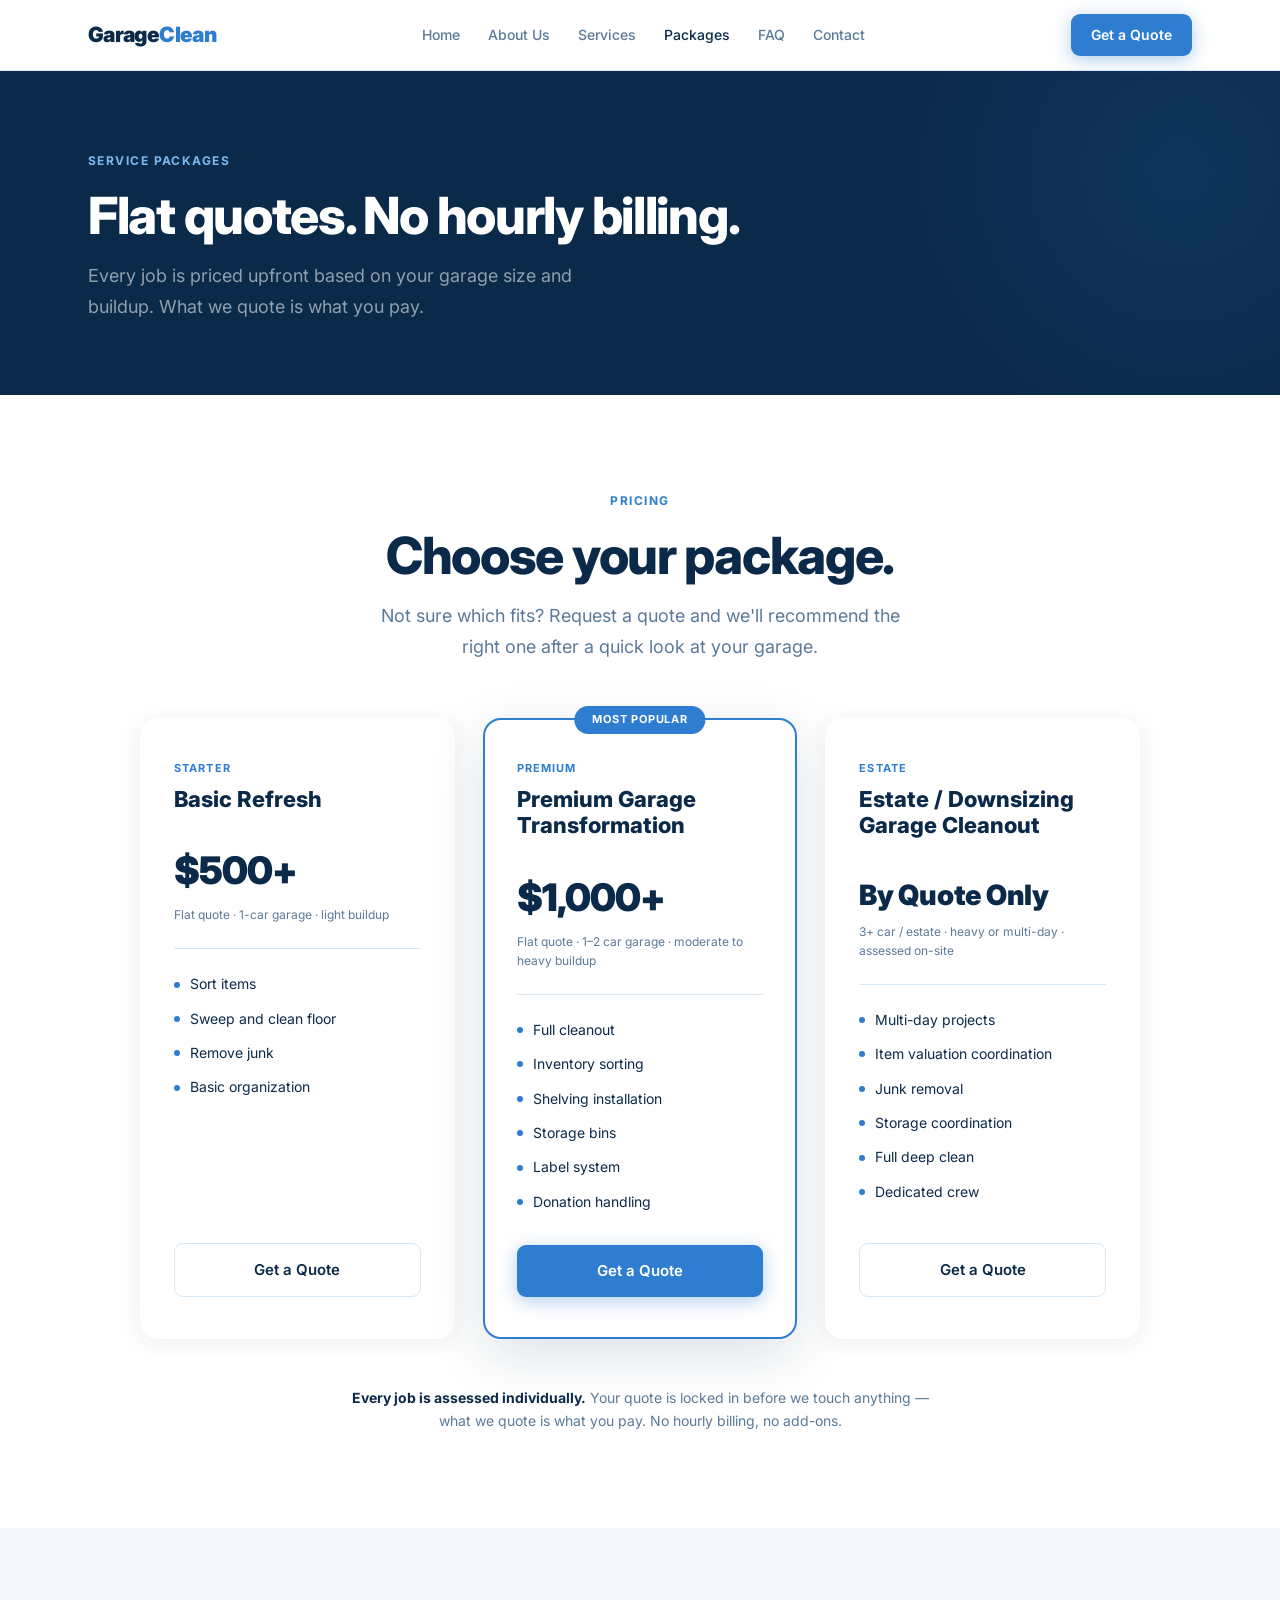
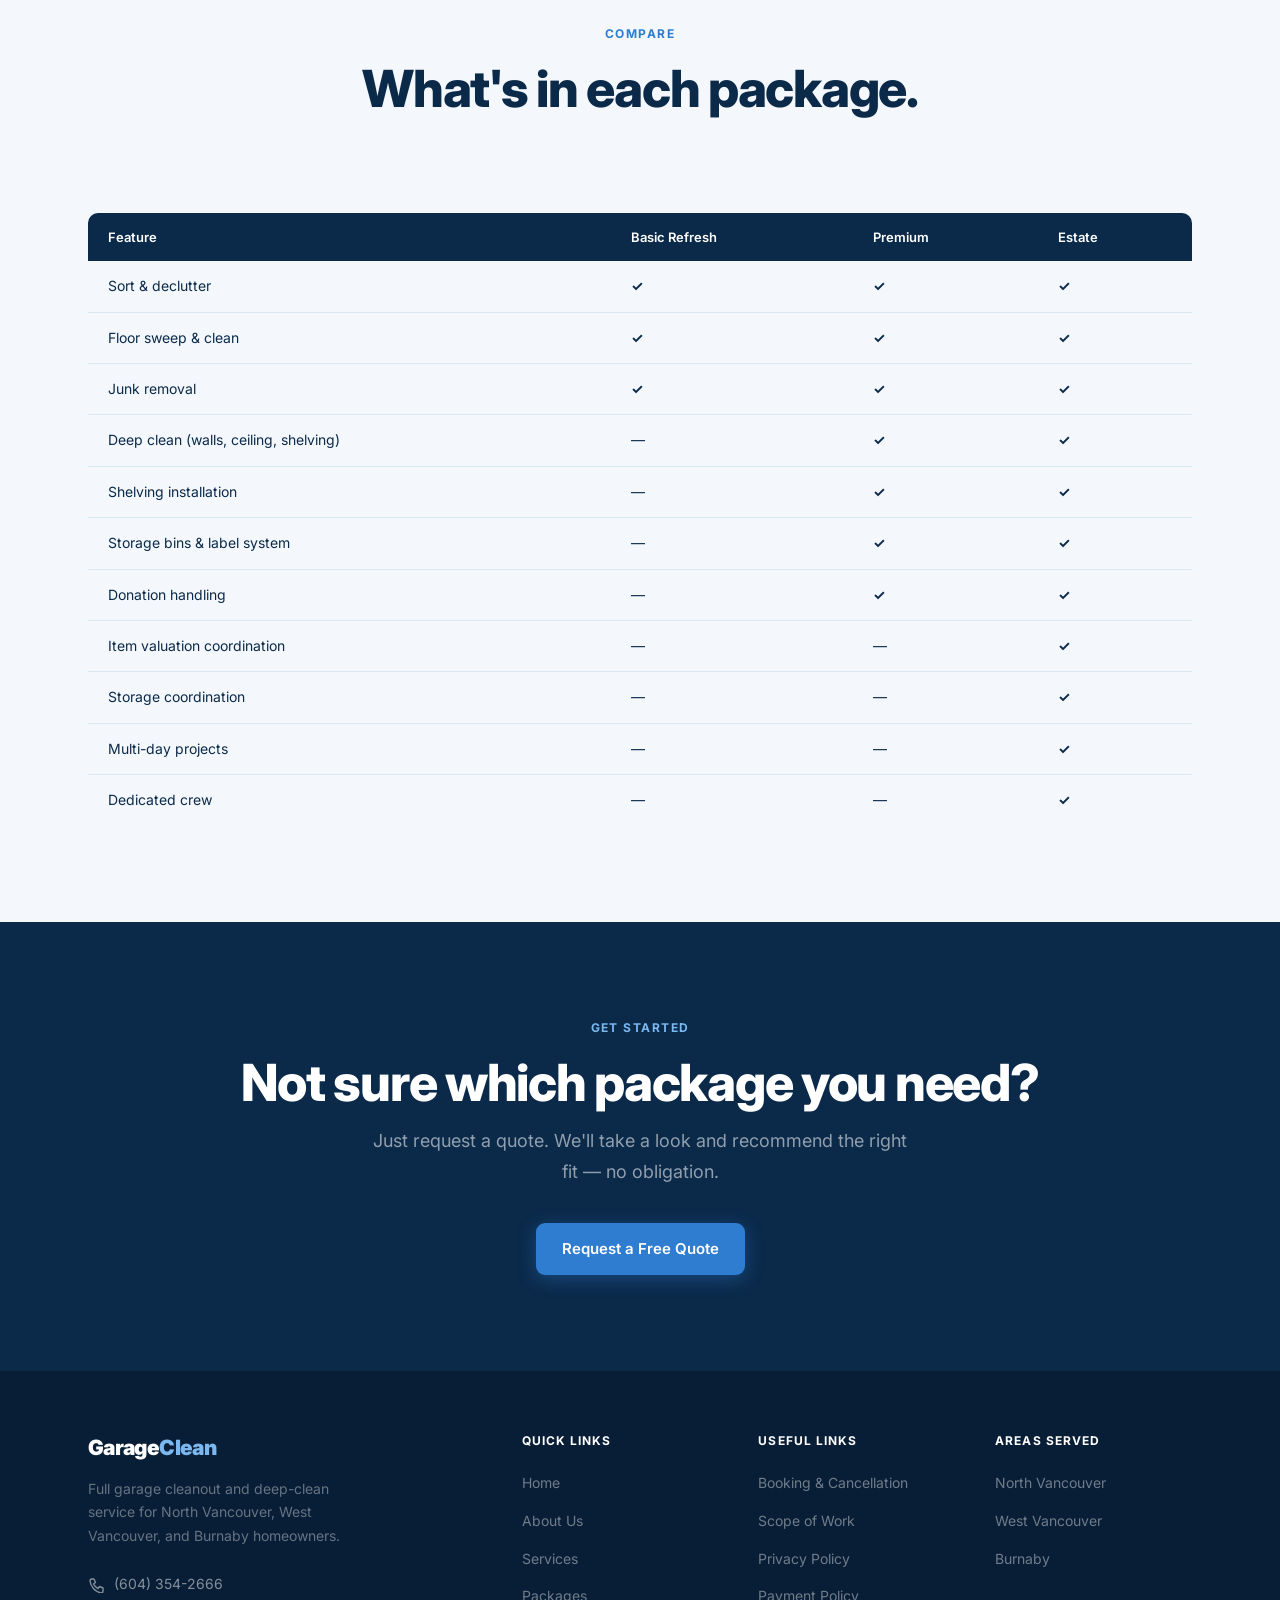
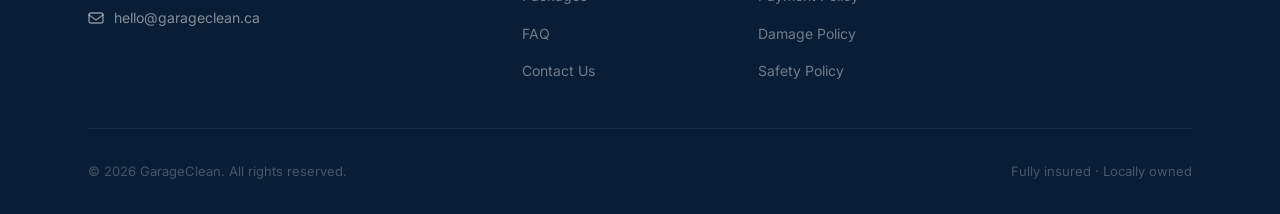
<file: packages.html>
<!DOCTYPE html>
<html lang="en">
<head>
  <meta charset="UTF-8">
  <meta name="viewport" content="width=device-width, initial-scale=1.0">
  <title>Packages — GarageClean</title>
  <link rel="preconnect" href="https://fonts.googleapis.com">
  <link rel="preconnect" href="https://fonts.gstatic.com" crossorigin>
  <link href="https://fonts.googleapis.com/css2?family=Inter:wght@400;500;600;700;800;900&display=swap" rel="stylesheet">
  <link rel="stylesheet" href="styles.css">
  <style>
    .pkg-grid { display: grid; grid-template-columns: repeat(3,1fr); gap: 28px; max-width: 1000px; margin: 56px auto 0; }
    .pkg { background: #fff; border-radius: 18px; padding: 40px 32px; box-shadow: var(--sh); border: 2px solid transparent; position: relative; transition: transform .2s, box-shadow .2s; display: flex; flex-direction: column; }
    .pkg:hover { transform: translateY(-4px); box-shadow: var(--sh-lg); }
    .pkg.pop { border-color: var(--blue); box-shadow: var(--sh-lg); }
    .pop-badge { position: absolute; top: -14px; left: 50%; transform: translateX(-50%); background: var(--blue); color: #fff; font-size: 11px; font-weight: 700; letter-spacing: .07em; text-transform: uppercase; padding: 5px 18px; border-radius: 100px; white-space: nowrap; }
    .pkg-tier { font-size: 11px; font-weight: 700; letter-spacing: .1em; text-transform: uppercase; color: var(--blue); margin-bottom: 8px; }
    .pkg-name { font-size: 22px; font-weight: 800; color: var(--navy); margin-bottom: 8px; line-height: 1.2; }
    .pkg-price { font-size: 38px; font-weight: 900; color: var(--navy); letter-spacing: -.025em; margin: 20px 0 4px; }
    .pkg-note { font-size: 12px; color: var(--muted); margin-bottom: 24px; padding-bottom: 24px; border-bottom: 1px solid var(--border); }
    .pkg-feats { list-style: none; display: flex; flex-direction: column; gap: 12px; flex: 1; margin-bottom: 32px; }
    .pkg-feats li { display: flex; align-items: center; gap: 10px; font-size: 14px; color: var(--navy); }
    .pkg-feats li::before { content: ''; width: 6px; height: 6px; background: var(--blue); border-radius: 50%; flex-shrink: 0; }
    .pkg-note-bottom { margin-top: 48px; text-align: center; font-size: 14px; color: var(--muted); max-width: 600px; margin-left: auto; margin-right: auto; }
    .pkg-note-bottom strong { color: var(--navy); }
    .compare { width: 100%; border-collapse: collapse; margin-top: 48px; }
    .compare th { background: var(--navy); color: #fff; font-size: 13px; font-weight: 600; padding: 14px 20px; text-align: left; }
    .compare th:first-child { border-radius: 10px 0 0 0; }
    .compare th:last-child { border-radius: 0 10px 0 0; }
    .compare td { padding: 14px 20px; font-size: 14px; color: var(--navy); border-bottom: 1px solid var(--border); }
    .compare tr:last-child td { border-bottom: none; }
    .compare tr:nth-child(even) td { background: var(--bg); }
    .tick { color: var(--blue); font-weight: 700; }
    .dash { color: var(--muted); }
    @media (max-width: 900px) { .pkg-grid { grid-template-columns: 1fr; max-width: 420px; } }
    @media (max-width: 640px) { .compare { display: none; } }
  </style>
</head>
<body>

<div id="nav-placeholder"></div>

<div class="page-header">
  <div class="container">
    <div class="label">Service Packages</div>
    <h1 class="h2">Flat quotes. No hourly billing.</h1>
    <p class="sub">Every job is priced upfront based on your garage size and buildup. What we quote is what you pay.</p>
  </div>
</div>

<!-- ══ PACKAGES ══ -->
<section>
  <div class="container">
    <div style="text-align:center" class="fi">
      <div class="label">Pricing</div>
      <h2 class="h2">Choose your package.</h2>
      <p class="sub" style="margin:0 auto">Not sure which fits? Request a quote and we'll recommend the right one after a quick look at your garage.</p>
    </div>
    <div class="pkg-grid fi">

      <!-- Basic Refresh -->
      <div class="pkg">
        <div class="pkg-tier">Starter</div>
        <div class="pkg-name">Basic Refresh</div>
        <div class="pkg-price">$500+</div>
        <div class="pkg-note">Flat quote · 1-car garage · light buildup</div>
        <ul class="pkg-feats">
          <li>Sort items</li>
          <li>Sweep and clean floor</li>
          <li>Remove junk</li>
          <li>Basic organization</li>
        </ul>
        <a href="contact.html" class="btn btn-outline" style="width:100%;justify-content:center;">Get a Quote</a>
      </div>

      <!-- Premium -->
      <div class="pkg pop">
        <div class="pop-badge">Most Popular</div>
        <div class="pkg-tier">Premium</div>
        <div class="pkg-name">Premium Garage Transformation</div>
        <div class="pkg-price">$1,000+</div>
        <div class="pkg-note">Flat quote · 1–2 car garage · moderate to heavy buildup</div>
        <ul class="pkg-feats">
          <li>Full cleanout</li>
          <li>Inventory sorting</li>
          <li>Shelving installation</li>
          <li>Storage bins</li>
          <li>Label system</li>
          <li>Donation handling</li>
        </ul>
        <a href="contact.html" class="btn btn-primary" style="width:100%;justify-content:center;">Get a Quote</a>
      </div>

      <!-- Estate -->
      <div class="pkg">
        <div class="pkg-tier">Estate</div>
        <div class="pkg-name">Estate / Downsizing Garage Cleanout</div>
        <div class="pkg-price" style="font-size:28px;letter-spacing:-.01em;padding-top:6px">By Quote Only</div>
        <div class="pkg-note">3+ car / estate · heavy or multi-day · assessed on-site</div>
        <ul class="pkg-feats">
          <li>Multi-day projects</li>
          <li>Item valuation coordination</li>
          <li>Junk removal</li>
          <li>Storage coordination</li>
          <li>Full deep clean</li>
          <li>Dedicated crew</li>
        </ul>
        <a href="contact.html" class="btn btn-outline" style="width:100%;justify-content:center;">Get a Quote</a>
      </div>

    </div>
    <p class="pkg-note-bottom fi"><strong>Every job is assessed individually.</strong> Your quote is locked in before we touch anything — what we quote is what you pay. No hourly billing, no add-ons.</p>
  </div>
</section>

<!-- ══ COMPARE TABLE ══ -->
<section style="background:var(--bg)">
  <div class="container">
    <div class="fi" style="text-align:center;margin-bottom:48px">
      <div class="label">Compare</div>
      <h2 class="h2">What's in each package.</h2>
    </div>
    <div class="fi" style="overflow-x:auto">
      <table class="compare">
        <thead>
          <tr>
            <th>Feature</th>
            <th>Basic Refresh</th>
            <th>Premium</th>
            <th>Estate</th>
          </tr>
        </thead>
        <tbody>
          <tr><td>Sort &amp; declutter</td><td class="tick">✓</td><td class="tick">✓</td><td class="tick">✓</td></tr>
          <tr><td>Floor sweep &amp; clean</td><td class="tick">✓</td><td class="tick">✓</td><td class="tick">✓</td></tr>
          <tr><td>Junk removal</td><td class="tick">✓</td><td class="tick">✓</td><td class="tick">✓</td></tr>
          <tr><td>Deep clean (walls, ceiling, shelving)</td><td class="dash">—</td><td class="tick">✓</td><td class="tick">✓</td></tr>
          <tr><td>Shelving installation</td><td class="dash">—</td><td class="tick">✓</td><td class="tick">✓</td></tr>
          <tr><td>Storage bins &amp; label system</td><td class="dash">—</td><td class="tick">✓</td><td class="tick">✓</td></tr>
          <tr><td>Donation handling</td><td class="dash">—</td><td class="tick">✓</td><td class="tick">✓</td></tr>
          <tr><td>Item valuation coordination</td><td class="dash">—</td><td class="dash">—</td><td class="tick">✓</td></tr>
          <tr><td>Storage coordination</td><td class="dash">—</td><td class="dash">—</td><td class="tick">✓</td></tr>
          <tr><td>Multi-day projects</td><td class="dash">—</td><td class="dash">—</td><td class="tick">✓</td></tr>
          <tr><td>Dedicated crew</td><td class="dash">—</td><td class="dash">—</td><td class="tick">✓</td></tr>
        </tbody>
      </table>
    </div>
  </div>
</section>

<!-- ══ CTA ══ -->
<section style="background:var(--navy);text-align:center">
  <div class="container fi">
    <div class="label" style="color:var(--blue-lite)">Get Started</div>
    <h2 class="h2" style="color:#fff;margin:0 auto 16px">Not sure which package you need?</h2>
    <p class="sub" style="margin:0 auto 36px;color:rgba(255,255,255,.55)">Just request a quote. We'll take a look and recommend the right fit — no obligation.</p>
    <a href="contact.html" class="btn btn-primary">Request a Free Quote</a>
  </div>
</section>

<div id="footer-placeholder"></div>
<script src="shared.js"></script>
</body>
</html>
</file>
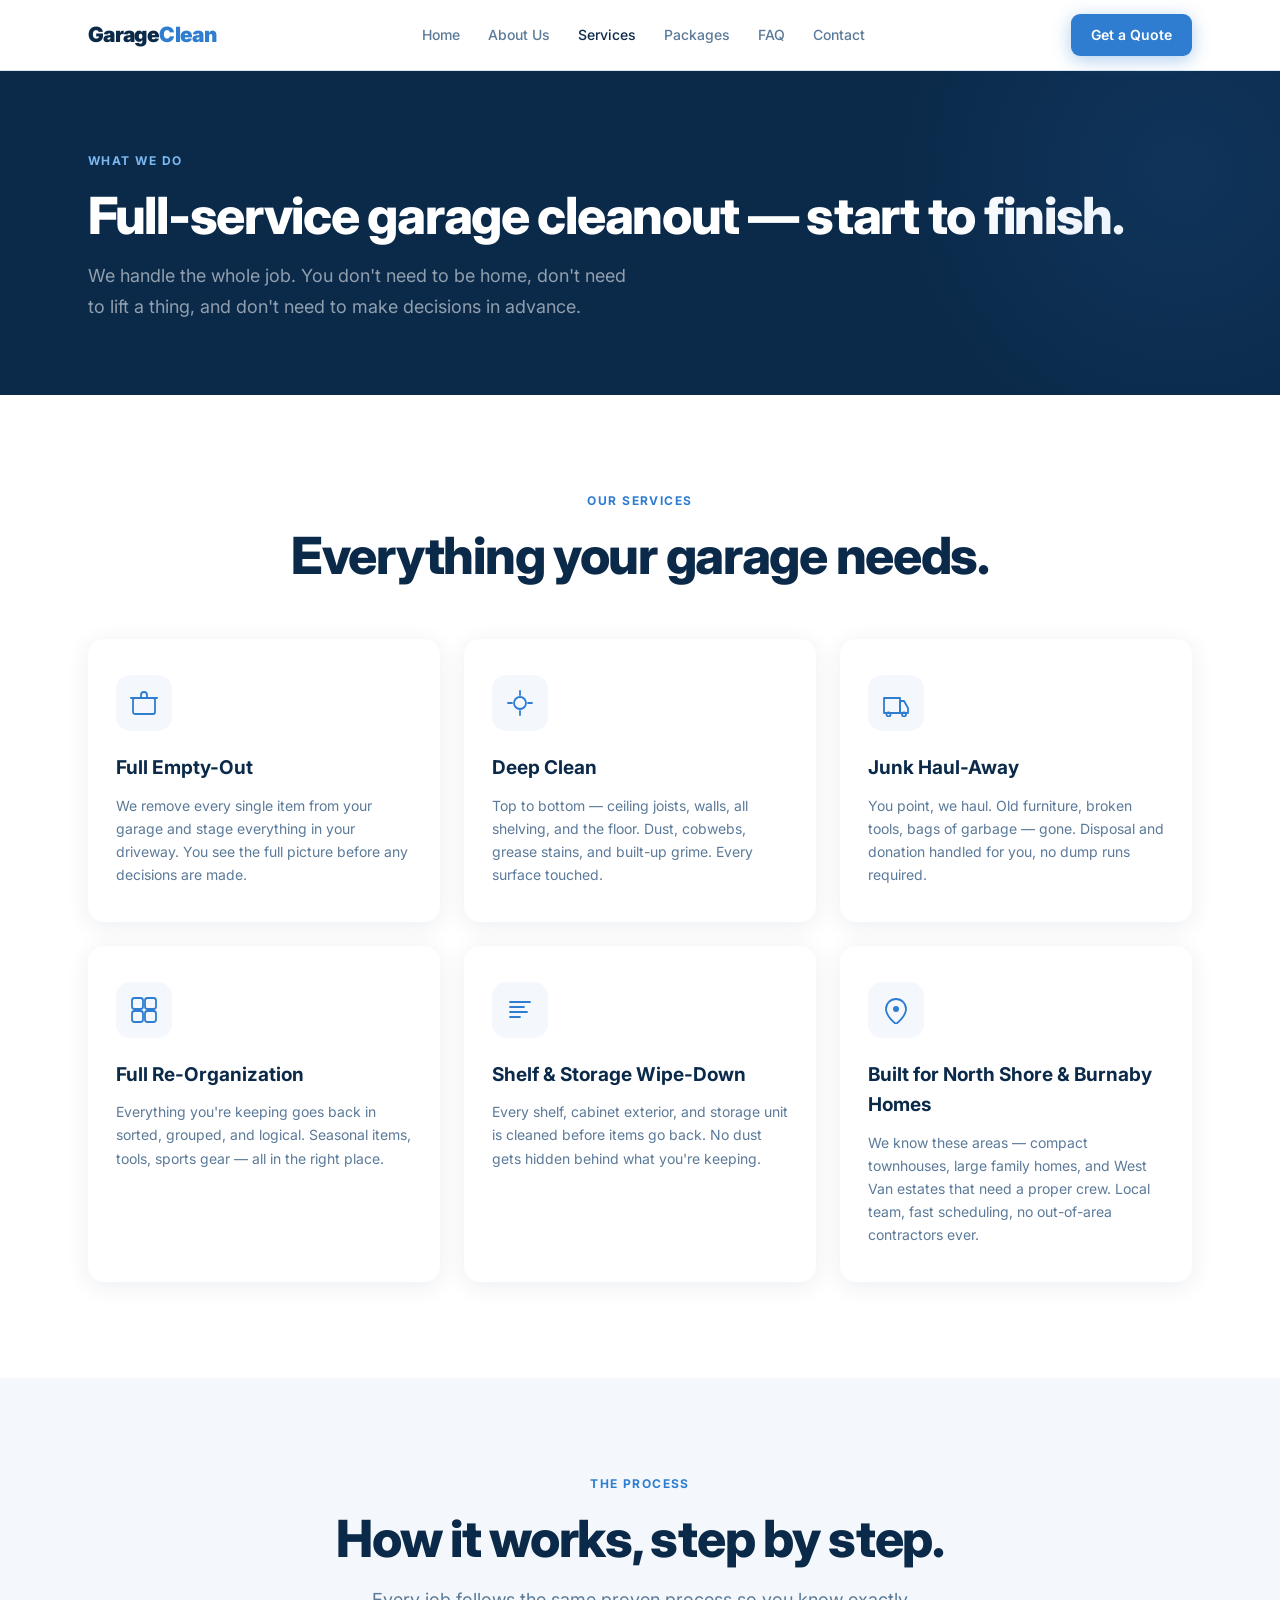
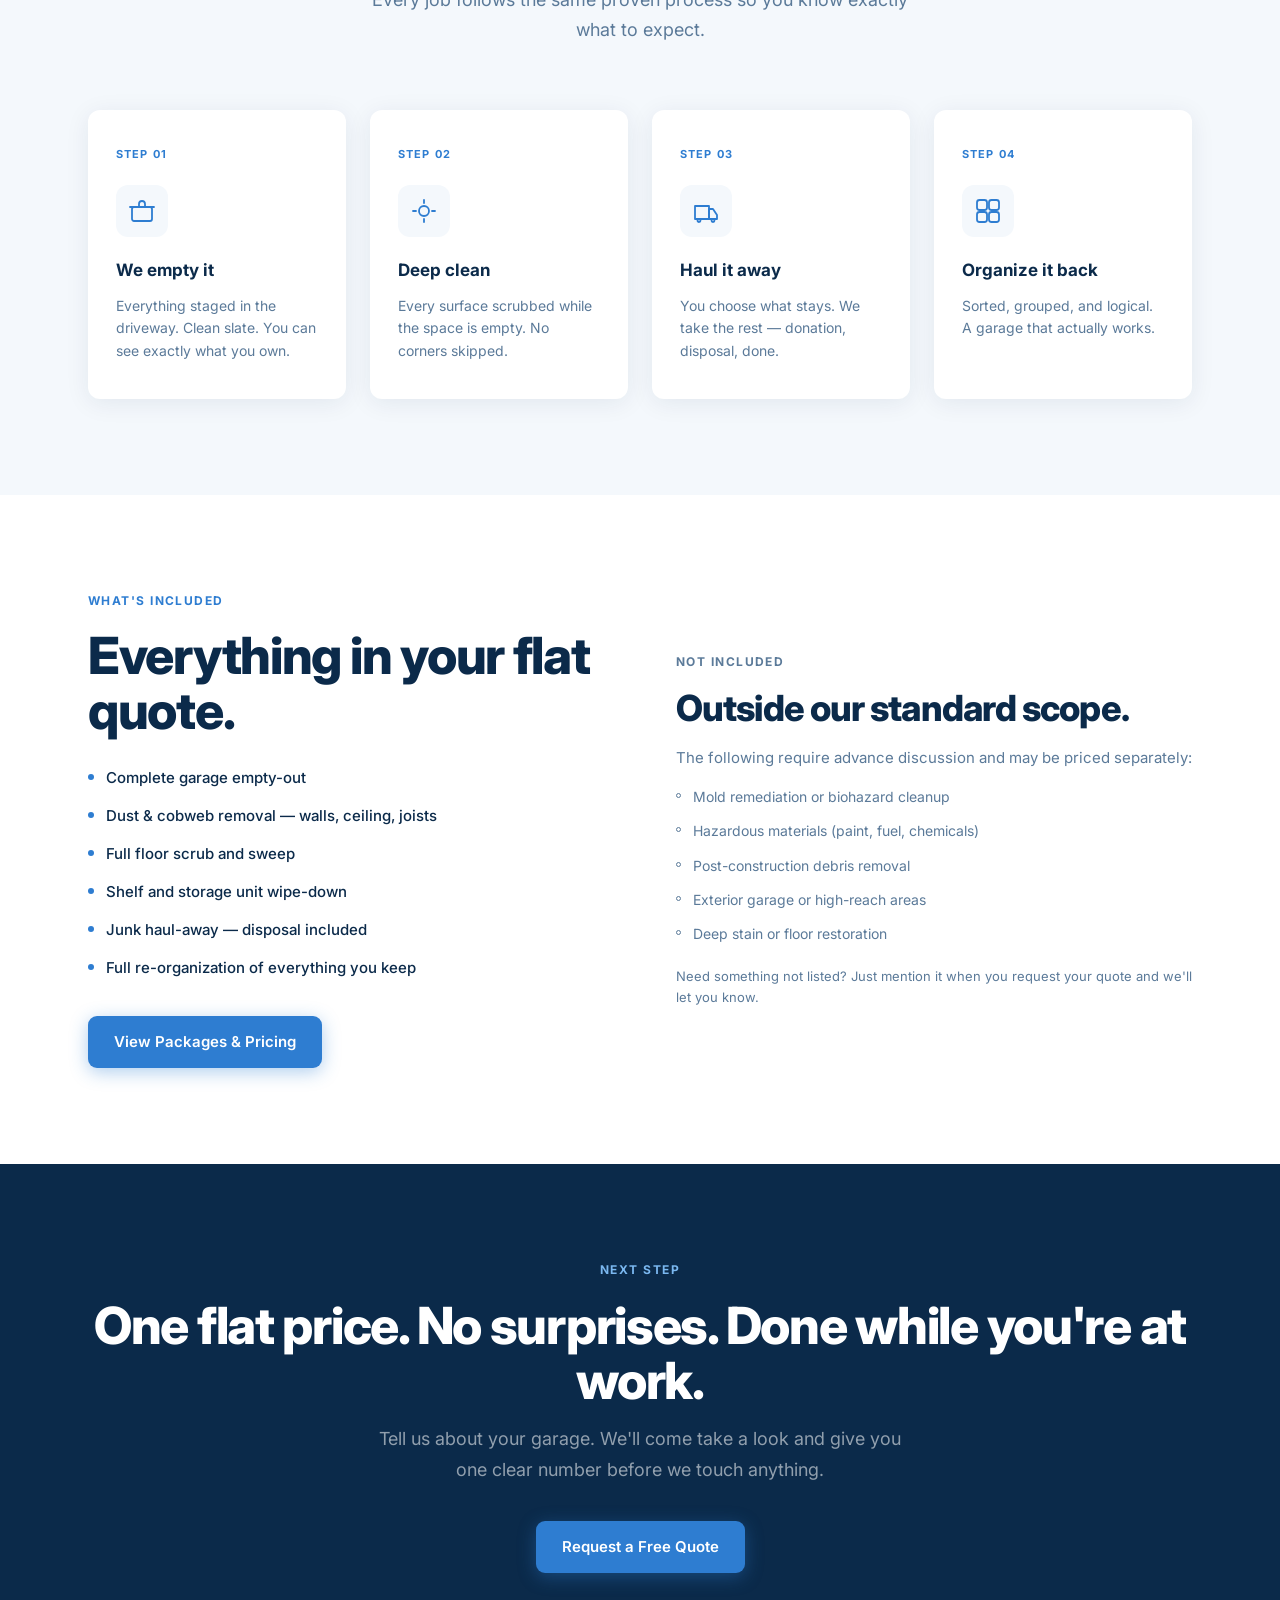
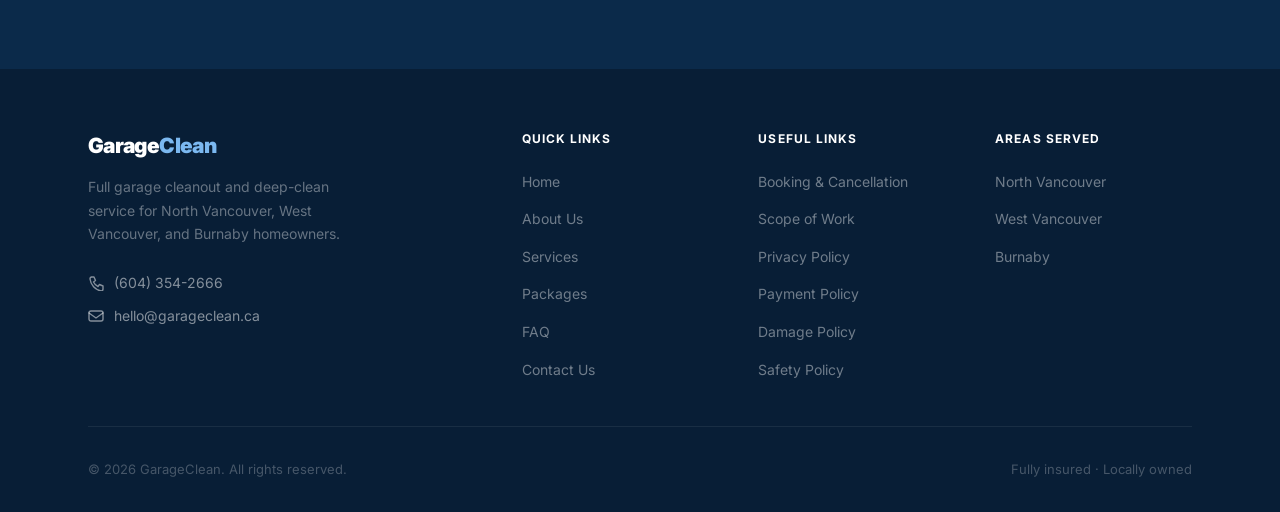
<file: services.html>
<!DOCTYPE html>
<html lang="en">
<head>
  <meta charset="UTF-8">
  <meta name="viewport" content="width=device-width, initial-scale=1.0">
  <title>Services — GarageClean</title>
  <link rel="preconnect" href="https://fonts.googleapis.com">
  <link rel="preconnect" href="https://fonts.gstatic.com" crossorigin>
  <link href="https://fonts.googleapis.com/css2?family=Inter:wght@400;500;600;700;800;900&display=swap" rel="stylesheet">
  <link rel="stylesheet" href="styles.css">
  <style>
    .service-cards { display: grid; grid-template-columns: repeat(3,1fr); gap: 24px; margin-top: 56px; }
    .svc { background: #fff; border-radius: 16px; padding: 36px 28px; box-shadow: var(--sh); }
    .svc-icon { width: 56px; height: 56px; background: var(--bg); border-radius: 14px; display: flex; align-items: center; justify-content: center; margin-bottom: 22px; }
    .svc h3 { font-size: 19px; font-weight: 700; color: var(--navy); margin-bottom: 10px; }
    .svc p  { font-size: 14px; color: var(--muted); line-height: 1.65; }
    .two-col { display: grid; grid-template-columns: 1fr 1fr; gap: 72px; align-items: center; }
    .incl-list { list-style: none; display: flex; flex-direction: column; gap: 14px; margin-top: 28px; }
    .incl-list li { display: flex; align-items: flex-start; gap: 12px; font-size: 15px; color: var(--navy); font-weight: 500; }
    .incl-list li::before { content: ''; width: 6px; height: 6px; background: var(--blue); border-radius: 50%; flex-shrink: 0; margin-top: 8px; }
    .excl-list { list-style: none; display: flex; flex-direction: column; gap: 12px; margin-top: 16px; }
    .excl-list li { display: flex; align-items: flex-start; gap: 12px; font-size: 14px; color: var(--muted); }
    .excl-list li::before { content: ''; width: 5px; height: 5px; border: 1.5px solid var(--muted); border-radius: 50%; flex-shrink: 0; margin-top: 7px; }
    @media (max-width: 900px) { .service-cards { grid-template-columns: 1fr; } .two-col { grid-template-columns: 1fr; } }
  </style>
</head>
<body>

<div id="nav-placeholder"></div>

<div class="page-header">
  <div class="container">
    <div class="label">What We Do</div>
    <h1 class="h2">Full-service garage cleanout — start to finish.</h1>
    <p class="sub">We handle the whole job. You don't need to be home, don't need to lift a thing, and don't need to make decisions in advance.</p>
  </div>
</div>

<!-- ══ SERVICES ══ -->
<section>
  <div class="container">
    <div class="fi" style="text-align:center">
      <div class="label">Our Services</div>
      <h2 class="h2">Everything your garage needs.</h2>
    </div>
    <div class="service-cards fi">
      <div class="svc">
        <div class="svc-icon"><svg width="28" height="28" viewBox="0 0 28 28" fill="none"><rect x="3" y="9" width="22" height="16" rx="2" stroke="#2E7DD1" stroke-width="1.8"/><path d="M1 9h26" stroke="#2E7DD1" stroke-width="1.8" stroke-linecap="round"/><path d="M11 9V6a3 3 0 016 0v3" stroke="#2E7DD1" stroke-width="1.8" stroke-linecap="round"/></svg></div>
        <h3>Full Empty-Out</h3>
        <p>We remove every single item from your garage and stage everything in your driveway. You see the full picture before any decisions are made.</p>
      </div>
      <div class="svc">
        <div class="svc-icon"><svg width="28" height="28" viewBox="0 0 28 28" fill="none"><path d="M14 2v4M14 22v4M2 14h4M22 14h4" stroke="#2E7DD1" stroke-width="1.8" stroke-linecap="round"/><circle cx="14" cy="14" r="6" stroke="#2E7DD1" stroke-width="1.8"/></svg></div>
        <h3>Deep Clean</h3>
        <p>Top to bottom — ceiling joists, walls, all shelving, and the floor. Dust, cobwebs, grease stains, and built-up grime. Every surface touched.</p>
      </div>
      <div class="svc">
        <div class="svc-icon"><svg width="28" height="28" viewBox="0 0 28 28" fill="none"><path d="M2 9h16v15H2z" stroke="#2E7DD1" stroke-width="1.8" stroke-linejoin="round"/><path d="M18 12h4l4 7v5H18V12z" stroke="#2E7DD1" stroke-width="1.8" stroke-linejoin="round"/><circle cx="6.5" cy="25.5" r="2" stroke="#2E7DD1" stroke-width="1.8"/><circle cx="22" cy="25.5" r="2" stroke="#2E7DD1" stroke-width="1.8"/></svg></div>
        <h3>Junk Haul-Away</h3>
        <p>You point, we haul. Old furniture, broken tools, bags of garbage — gone. Disposal and donation handled for you, no dump runs required.</p>
      </div>
      <div class="svc">
        <div class="svc-icon"><svg width="28" height="28" viewBox="0 0 28 28" fill="none"><rect x="2" y="2" width="11" height="11" rx="2.5" stroke="#2E7DD1" stroke-width="1.8"/><rect x="15" y="2" width="11" height="11" rx="2.5" stroke="#2E7DD1" stroke-width="1.8"/><rect x="2" y="15" width="11" height="11" rx="2.5" stroke="#2E7DD1" stroke-width="1.8"/><rect x="15" y="15" width="11" height="11" rx="2.5" stroke="#2E7DD1" stroke-width="1.8"/></svg></div>
        <h3>Full Re-Organization</h3>
        <p>Everything you're keeping goes back in sorted, grouped, and logical. Seasonal items, tools, sports gear — all in the right place.</p>
      </div>
      <div class="svc">
        <div class="svc-icon"><svg width="28" height="28" viewBox="0 0 28 28" fill="none"><path d="M4 6h20M4 11h14M4 16h17M4 21h10" stroke="#2E7DD1" stroke-width="1.8" stroke-linecap="round"/></svg></div>
        <h3>Shelf & Storage Wipe-Down</h3>
        <p>Every shelf, cabinet exterior, and storage unit is cleaned before items go back. No dust gets hidden behind what you're keeping.</p>
      </div>
      <div class="svc">
        <div class="svc-icon"><svg width="28" height="28" viewBox="0 0 28 28" fill="none"><path d="M14 3C8.48 3 4 7.48 4 13c0 7.5 10 15 10 15s10-7.5 10-15c0-5.52-4.48-10-10-10z" stroke="#2E7DD1" stroke-width="1.8"/><circle cx="14" cy="13" r="3" fill="#2E7DD1"/></svg></div>

        <h3>Built for North Shore &amp; Burnaby Homes</h3>
        <p>We know these areas — compact townhouses, large family homes, and West Van estates that need a proper crew. Local team, fast scheduling, no out-of-area contractors ever.</p>
      </div>
    </div>
  </div>
</section>

<!-- ══ HOW IT WORKS DETAIL ══ -->
<section style="background:var(--bg)">
  <div class="container">
    <div class="fi" style="text-align:center;margin-bottom:64px">
      <div class="label">The Process</div>
      <h2 class="h2">How it works, step by step.</h2>
      <p class="sub" style="margin:0 auto">Every job follows the same proven process so you know exactly what to expect.</p>
    </div>
    <div class="steps fi">
      <div class="step"><div class="step-num">Step 01</div><div class="step-icon"><svg width="26" height="26" viewBox="0 0 26 26" fill="none"><rect x="3" y="9" width="20" height="14" rx="2" stroke="#2E7DD1" stroke-width="1.8"/><path d="M1 9h24" stroke="#2E7DD1" stroke-width="1.8" stroke-linecap="round"/><path d="M10 9V6a3 3 0 016 0v3" stroke="#2E7DD1" stroke-width="1.8" stroke-linecap="round"/></svg></div><h3>We empty it</h3><p>Everything staged in the driveway. Clean slate. You can see exactly what you own.</p></div>
      <div class="step"><div class="step-num">Step 02</div><div class="step-icon"><svg width="26" height="26" viewBox="0 0 26 26" fill="none"><path d="M13 2v3M13 21v3M2 13h3M21 13h3" stroke="#2E7DD1" stroke-width="1.8" stroke-linecap="round"/><circle cx="13" cy="13" r="5" stroke="#2E7DD1" stroke-width="1.8"/></svg></div><h3>Deep clean</h3><p>Every surface scrubbed while the space is empty. No corners skipped.</p></div>
      <div class="step"><div class="step-num">Step 03</div><div class="step-icon"><svg width="26" height="26" viewBox="0 0 26 26" fill="none"><path d="M2 8h14v13H2z" stroke="#2E7DD1" stroke-width="1.8" stroke-linejoin="round"/><path d="M16 11h4l4 6v4h-8V11z" stroke="#2E7DD1" stroke-width="1.8" stroke-linejoin="round"/><circle cx="6" cy="22.5" r="1.5" stroke="#2E7DD1" stroke-width="1.8"/><circle cx="20" cy="22.5" r="1.5" stroke="#2E7DD1" stroke-width="1.8"/></svg></div><h3>Haul it away</h3><p>You choose what stays. We take the rest — donation, disposal, done.</p></div>
      <div class="step"><div class="step-num">Step 04</div><div class="step-icon"><svg width="26" height="26" viewBox="0 0 26 26" fill="none"><rect x="2" y="2" width="10" height="10" rx="2.5" stroke="#2E7DD1" stroke-width="1.8"/><rect x="14" y="2" width="10" height="10" rx="2.5" stroke="#2E7DD1" stroke-width="1.8"/><rect x="2" y="14" width="10" height="10" rx="2.5" stroke="#2E7DD1" stroke-width="1.8"/><rect x="14" y="14" width="10" height="10" rx="2.5" stroke="#2E7DD1" stroke-width="1.8"/></svg></div><h3>Organize it back</h3><p>Sorted, grouped, and logical. A garage that actually works.</p></div>
    </div>
  </div>
</section>

<!-- ══ INCLUDED / EXCLUDED ══ -->
<section>
  <div class="container">
    <div class="two-col">
      <div class="fi">
        <div class="label">What's Included</div>
        <h2 class="h2">Everything in your flat quote.</h2>
        <ul class="incl-list">
          <li>Complete garage empty-out</li>
          <li>Dust &amp; cobweb removal — walls, ceiling, joists</li>
          <li>Full floor scrub and sweep</li>
          <li>Shelf and storage unit wipe-down</li>
          <li>Junk haul-away — disposal included</li>
          <li>Full re-organization of everything you keep</li>
        </ul>
        <div style="margin-top:36px"><a href="packages.html" class="btn btn-primary">View Packages &amp; Pricing</a></div>
      </div>
      <div class="fi" style="transition-delay:.15s">
        <div class="label" style="color:var(--muted)">Not Included</div>
        <h2 class="h2" style="font-size:clamp(26px,3vw,36px)">Outside our standard scope.</h2>
        <p style="font-size:15px;color:var(--muted);margin-bottom:16px">The following require advance discussion and may be priced separately:</p>
        <ul class="excl-list">
          <li>Mold remediation or biohazard cleanup</li>
          <li>Hazardous materials (paint, fuel, chemicals)</li>
          <li>Post-construction debris removal</li>
          <li>Exterior garage or high-reach areas</li>
          <li>Deep stain or floor restoration</li>
        </ul>
        <p style="font-size:13px;color:var(--muted);margin-top:20px;line-height:1.6">Need something not listed? Just mention it when you request your quote and we'll let you know.</p>
      </div>
    </div>
  </div>
</section>

<!-- ══ CTA ══ -->
<section style="background:var(--navy);text-align:center">
  <div class="container fi">
    <div class="label" style="color:var(--blue-lite)">Next Step</div>
    <h2 class="h2" style="color:#fff;margin:0 auto 16px">One flat price. No surprises. Done while you're at work.</h2>
    <p class="sub" style="margin:0 auto 36px;color:rgba(255,255,255,.55)">Tell us about your garage. We'll come take a look and give you one clear number before we touch anything.</p>
    <a href="contact.html" class="btn btn-primary">Request a Free Quote</a>
  </div>
</section>

<div id="footer-placeholder"></div>
<script src="shared.js"></script>
</body>
</html>
</file>
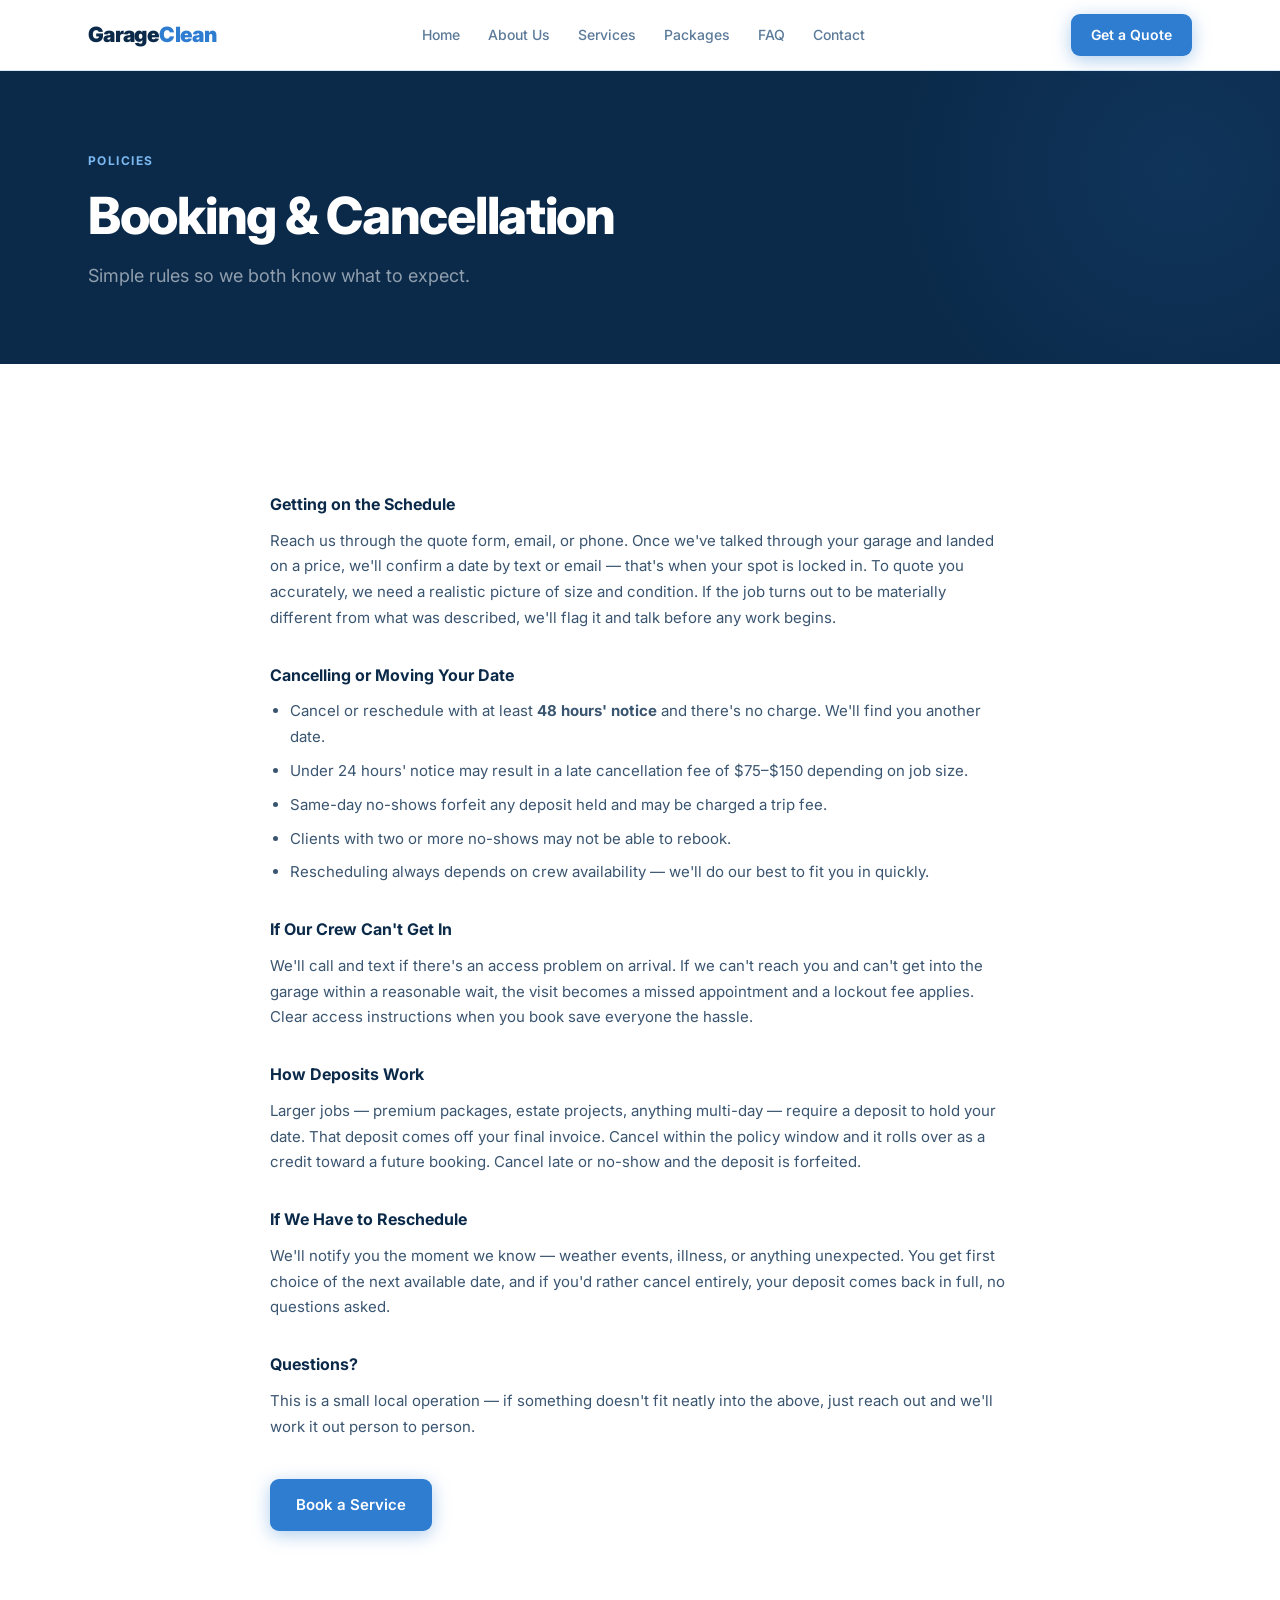
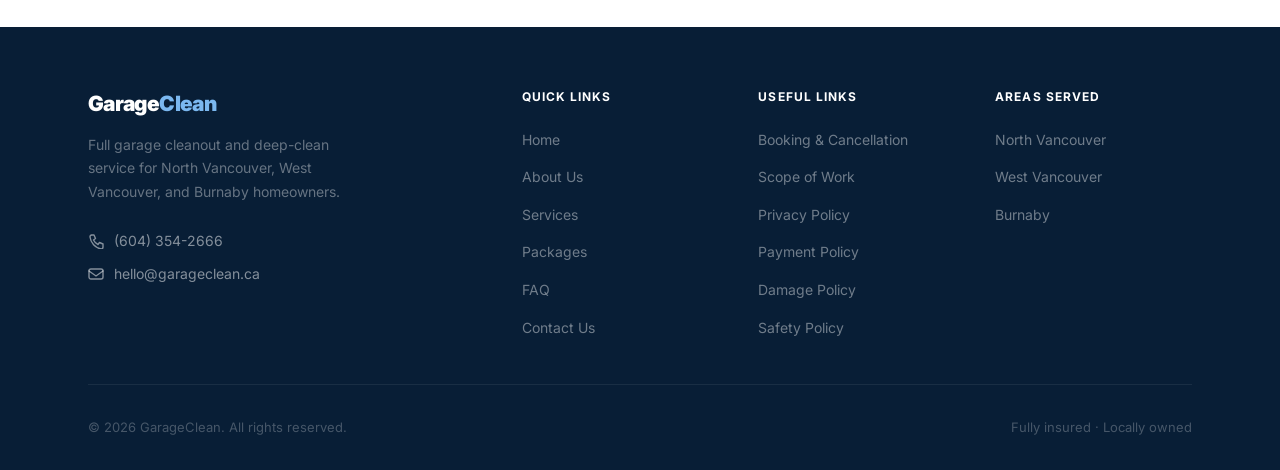
<file: policies/booking-cancellation.html>
<!DOCTYPE html>
<html lang="en">
<head>
  <meta charset="UTF-8"><meta name="viewport" content="width=device-width, initial-scale=1.0">
  <title>Booking &amp; Cancellation — GarageClean</title>
  <link rel="preconnect" href="https://fonts.googleapis.com"><link rel="preconnect" href="https://fonts.gstatic.com" crossorigin>
  <link href="https://fonts.googleapis.com/css2?family=Inter:wght@400;500;600;700;800;900&display=swap" rel="stylesheet">
  <link rel="stylesheet" href="../styles.css">
  <style>.policy-body{max-width:740px;margin:0 auto}.policy-body h3{font-size:16px;font-weight:700;color:var(--navy);margin:32px 0 10px}.policy-body p,.policy-body li{font-size:15px;color:#3A5570;line-height:1.72}.policy-body ul{padding-left:20px;display:flex;flex-direction:column;gap:8px;margin-top:8px}</style>
</head>
<body>
<div id="nav-placeholder"></div>
<div class="page-header"><div class="container"><div class="label">Policies</div><h1 class="h2">Booking &amp; Cancellation</h1><p class="sub">Simple rules so we both know what to expect.</p></div></div>
<section><div class="container"><div class="policy-body fi">

  <h3>Getting on the Schedule</h3>
  <p>Reach us through the quote form, email, or phone. Once we've talked through your garage and landed on a price, we'll confirm a date by text or email — that's when your spot is locked in. To quote you accurately, we need a realistic picture of size and condition. If the job turns out to be materially different from what was described, we'll flag it and talk before any work begins.</p>

  <h3>Cancelling or Moving Your Date</h3>
  <ul>
    <li>Cancel or reschedule with at least <strong>48 hours' notice</strong> and there's no charge. We'll find you another date.</li>
    <li>Under 24 hours' notice may result in a late cancellation fee of $75–$150 depending on job size.</li>
    <li>Same-day no-shows forfeit any deposit held and may be charged a trip fee.</li>
    <li>Clients with two or more no-shows may not be able to rebook.</li>
    <li>Rescheduling always depends on crew availability — we'll do our best to fit you in quickly.</li>
  </ul>

  <h3>If Our Crew Can't Get In</h3>
  <p>We'll call and text if there's an access problem on arrival. If we can't reach you and can't get into the garage within a reasonable wait, the visit becomes a missed appointment and a lockout fee applies. Clear access instructions when you book save everyone the hassle.</p>

  <h3>How Deposits Work</h3>
  <p>Larger jobs — premium packages, estate projects, anything multi-day — require a deposit to hold your date. That deposit comes off your final invoice. Cancel within the policy window and it rolls over as a credit toward a future booking. Cancel late or no-show and the deposit is forfeited.</p>

  <h3>If We Have to Reschedule</h3>
  <p>We'll notify you the moment we know — weather events, illness, or anything unexpected. You get first choice of the next available date, and if you'd rather cancel entirely, your deposit comes back in full, no questions asked.</p>

  <h3>Questions?</h3>
  <p>This is a small local operation — if something doesn't fit neatly into the above, just reach out and we'll work it out person to person.</p>

  <div style="margin-top:40px"><a href="../contact.html" class="btn btn-primary">Book a Service</a></div>
</div></div></section>
<div id="footer-placeholder"></div>
<script src="../shared.js"></script>
</body></html>
</file>
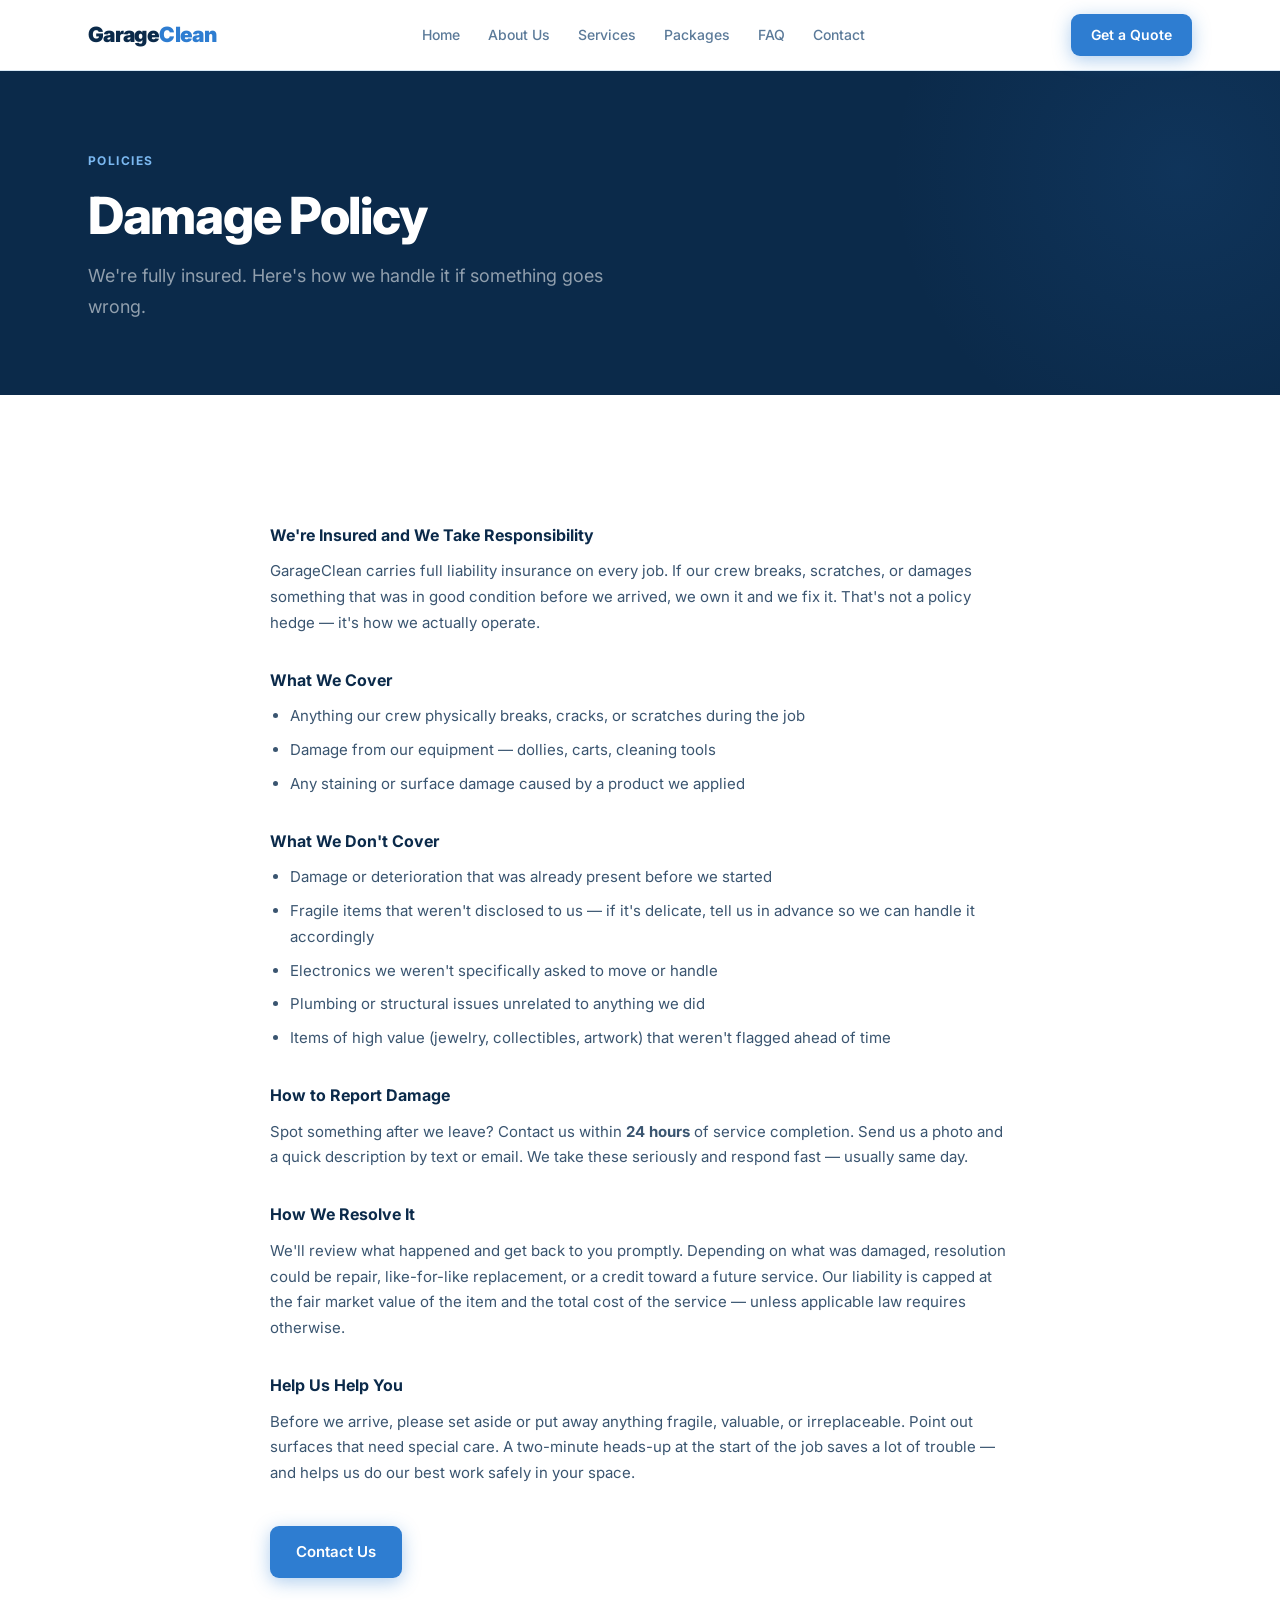
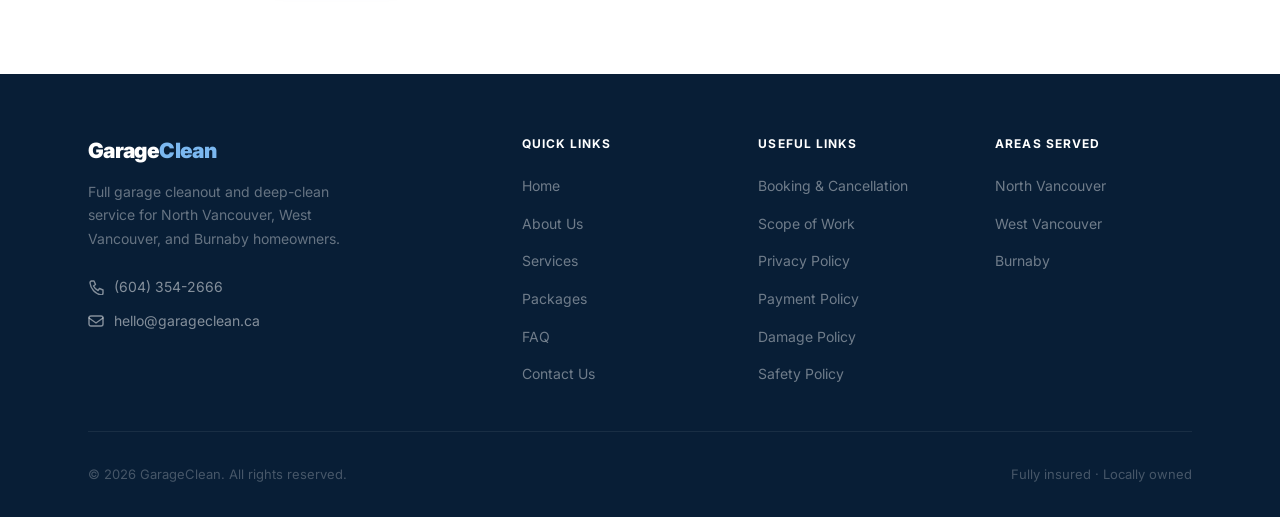
<file: policies/damage.html>
<!DOCTYPE html>
<html lang="en">
<head>
  <meta charset="UTF-8"><meta name="viewport" content="width=device-width, initial-scale=1.0">
  <title>Damage Policy — GarageClean</title>
  <link rel="preconnect" href="https://fonts.googleapis.com"><link rel="preconnect" href="https://fonts.gstatic.com" crossorigin>
  <link href="https://fonts.googleapis.com/css2?family=Inter:wght@400;500;600;700;800;900&display=swap" rel="stylesheet">
  <link rel="stylesheet" href="../styles.css">
  <style>.policy-body{max-width:740px;margin:0 auto}.policy-body h3{font-size:16px;font-weight:700;color:var(--navy);margin:32px 0 10px}.policy-body p,.policy-body li{font-size:15px;color:#3A5570;line-height:1.72}.policy-body ul{padding-left:20px;display:flex;flex-direction:column;gap:8px;margin-top:8px}</style>
</head>
<body>
<div id="nav-placeholder"></div>
<div class="page-header"><div class="container"><div class="label">Policies</div><h1 class="h2">Damage Policy</h1><p class="sub">We're fully insured. Here's how we handle it if something goes wrong.</p></div></div>
<section><div class="container"><div class="policy-body fi">

  <h3>We're Insured and We Take Responsibility</h3>
  <p>GarageClean carries full liability insurance on every job. If our crew breaks, scratches, or damages something that was in good condition before we arrived, we own it and we fix it. That's not a policy hedge — it's how we actually operate.</p>

  <h3>What We Cover</h3>
  <ul>
    <li>Anything our crew physically breaks, cracks, or scratches during the job</li>
    <li>Damage from our equipment — dollies, carts, cleaning tools</li>
    <li>Any staining or surface damage caused by a product we applied</li>
  </ul>

  <h3>What We Don't Cover</h3>
  <ul>
    <li>Damage or deterioration that was already present before we started</li>
    <li>Fragile items that weren't disclosed to us — if it's delicate, tell us in advance so we can handle it accordingly</li>
    <li>Electronics we weren't specifically asked to move or handle</li>
    <li>Plumbing or structural issues unrelated to anything we did</li>
    <li>Items of high value (jewelry, collectibles, artwork) that weren't flagged ahead of time</li>
  </ul>

  <h3>How to Report Damage</h3>
  <p>Spot something after we leave? Contact us within <strong>24 hours</strong> of service completion. Send us a photo and a quick description by text or email. We take these seriously and respond fast — usually same day.</p>

  <h3>How We Resolve It</h3>
  <p>We'll review what happened and get back to you promptly. Depending on what was damaged, resolution could be repair, like-for-like replacement, or a credit toward a future service. Our liability is capped at the fair market value of the item and the total cost of the service — unless applicable law requires otherwise.</p>

  <h3>Help Us Help You</h3>
  <p>Before we arrive, please set aside or put away anything fragile, valuable, or irreplaceable. Point out surfaces that need special care. A two-minute heads-up at the start of the job saves a lot of trouble — and helps us do our best work safely in your space.</p>

  <div style="margin-top:40px"><a href="../contact.html" class="btn btn-primary">Contact Us</a></div>
</div></div></section>
<div id="footer-placeholder"></div>
<script src="../shared.js"></script>
</body></html>
</file>
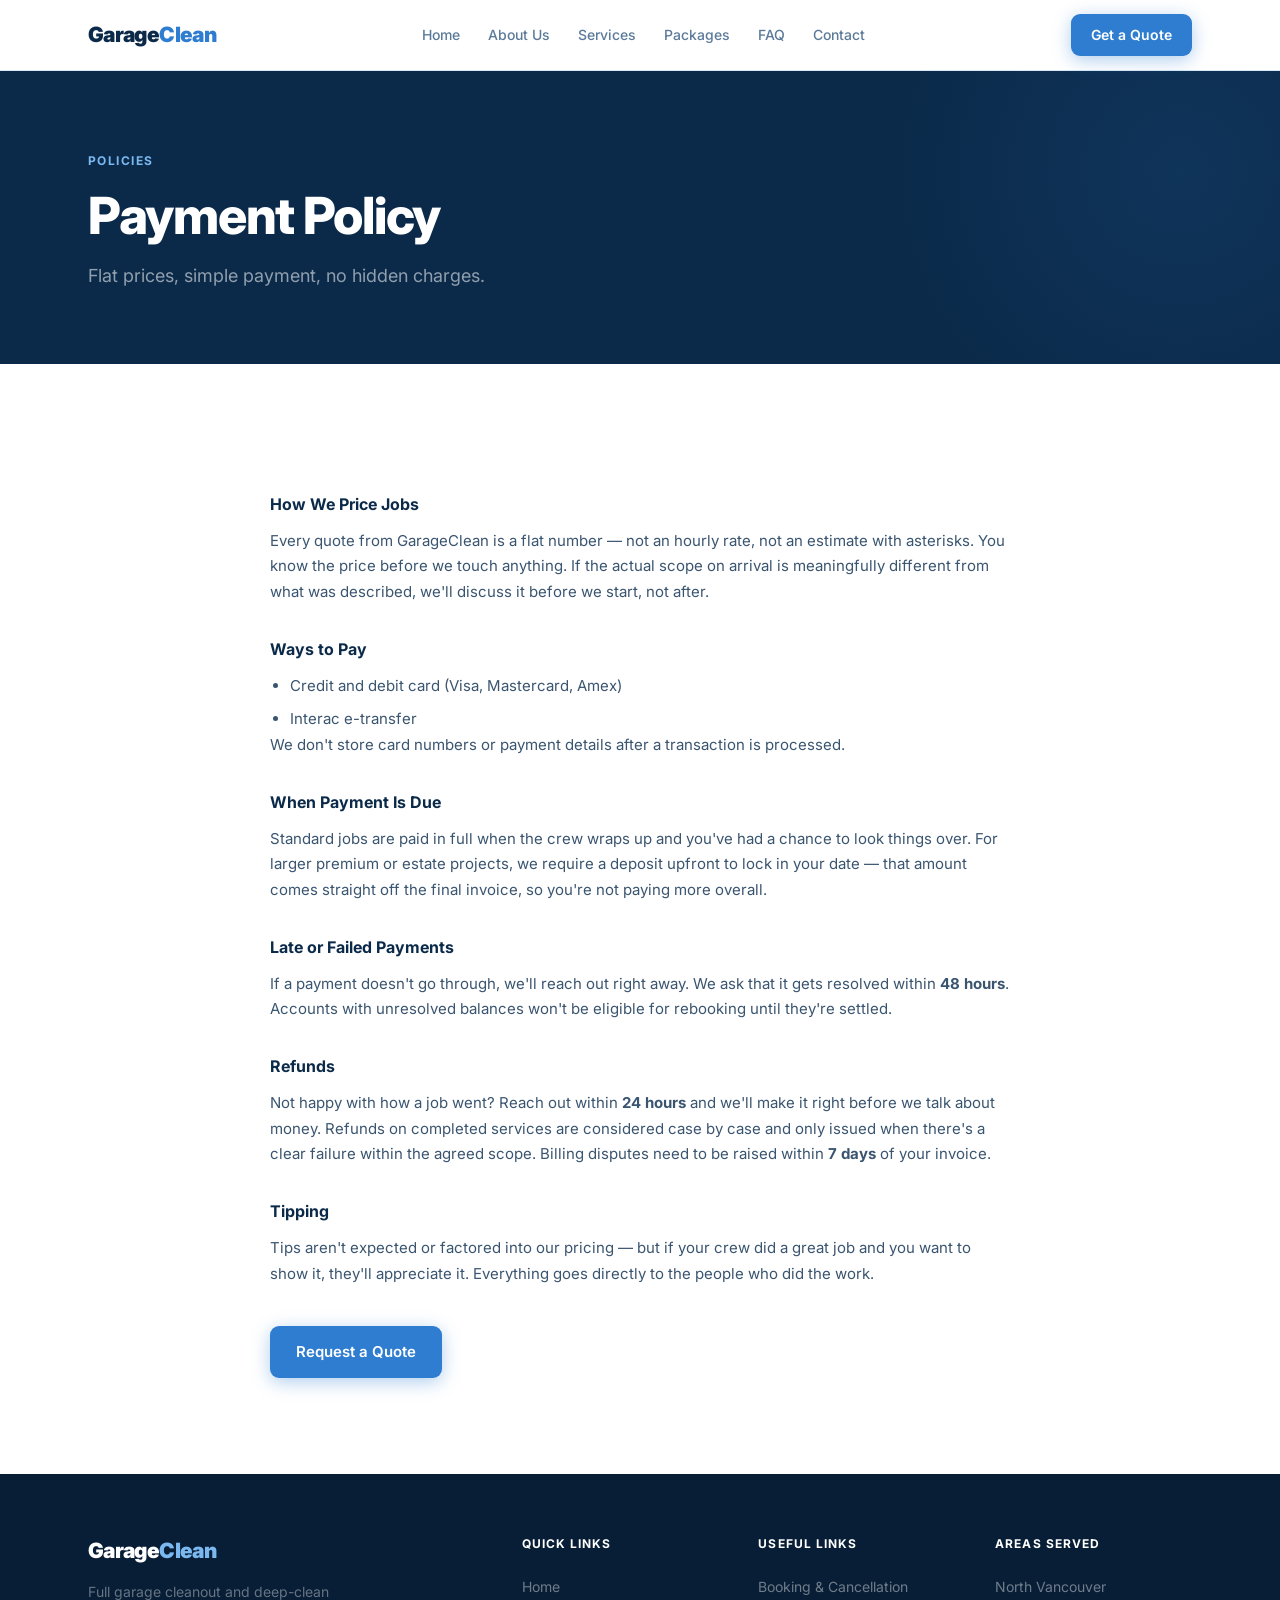
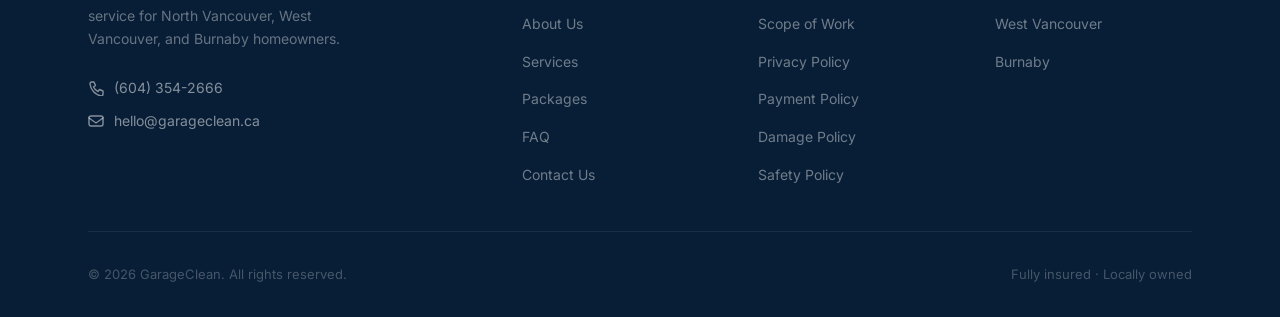
<file: policies/payment.html>
<!DOCTYPE html>
<html lang="en">
<head>
  <meta charset="UTF-8"><meta name="viewport" content="width=device-width, initial-scale=1.0">
  <title>Payment Policy — GarageClean</title>
  <link rel="preconnect" href="https://fonts.googleapis.com"><link rel="preconnect" href="https://fonts.gstatic.com" crossorigin>
  <link href="https://fonts.googleapis.com/css2?family=Inter:wght@400;500;600;700;800;900&display=swap" rel="stylesheet">
  <link rel="stylesheet" href="../styles.css">
  <style>.policy-body{max-width:740px;margin:0 auto}.policy-body h3{font-size:16px;font-weight:700;color:var(--navy);margin:32px 0 10px}.policy-body p,.policy-body li{font-size:15px;color:#3A5570;line-height:1.72}.policy-body ul{padding-left:20px;display:flex;flex-direction:column;gap:8px;margin-top:8px}</style>
</head>
<body>
<div id="nav-placeholder"></div>
<div class="page-header"><div class="container"><div class="label">Policies</div><h1 class="h2">Payment Policy</h1><p class="sub">Flat prices, simple payment, no hidden charges.</p></div></div>
<section><div class="container"><div class="policy-body fi">

  <h3>How We Price Jobs</h3>
  <p>Every quote from GarageClean is a flat number — not an hourly rate, not an estimate with asterisks. You know the price before we touch anything. If the actual scope on arrival is meaningfully different from what was described, we'll discuss it before we start, not after.</p>

  <h3>Ways to Pay</h3>
  <ul>
    <li>Credit and debit card (Visa, Mastercard, Amex)</li>
    <li>Interac e-transfer</li>
  </ul>
  <p>We don't store card numbers or payment details after a transaction is processed.</p>

  <h3>When Payment Is Due</h3>
  <p>Standard jobs are paid in full when the crew wraps up and you've had a chance to look things over. For larger premium or estate projects, we require a deposit upfront to lock in your date — that amount comes straight off the final invoice, so you're not paying more overall.</p>

  <h3>Late or Failed Payments</h3>
  <p>If a payment doesn't go through, we'll reach out right away. We ask that it gets resolved within <strong>48 hours</strong>. Accounts with unresolved balances won't be eligible for rebooking until they're settled.</p>

  <h3>Refunds</h3>
  <p>Not happy with how a job went? Reach out within <strong>24 hours</strong> and we'll make it right before we talk about money. Refunds on completed services are considered case by case and only issued when there's a clear failure within the agreed scope. Billing disputes need to be raised within <strong>7 days</strong> of your invoice.</p>

  <h3>Tipping</h3>
  <p>Tips aren't expected or factored into our pricing — but if your crew did a great job and you want to show it, they'll appreciate it. Everything goes directly to the people who did the work.</p>

  <div style="margin-top:40px"><a href="../contact.html" class="btn btn-primary">Request a Quote</a></div>
</div></div></section>
<div id="footer-placeholder"></div>
<script src="../shared.js"></script>
</body></html>
</file>
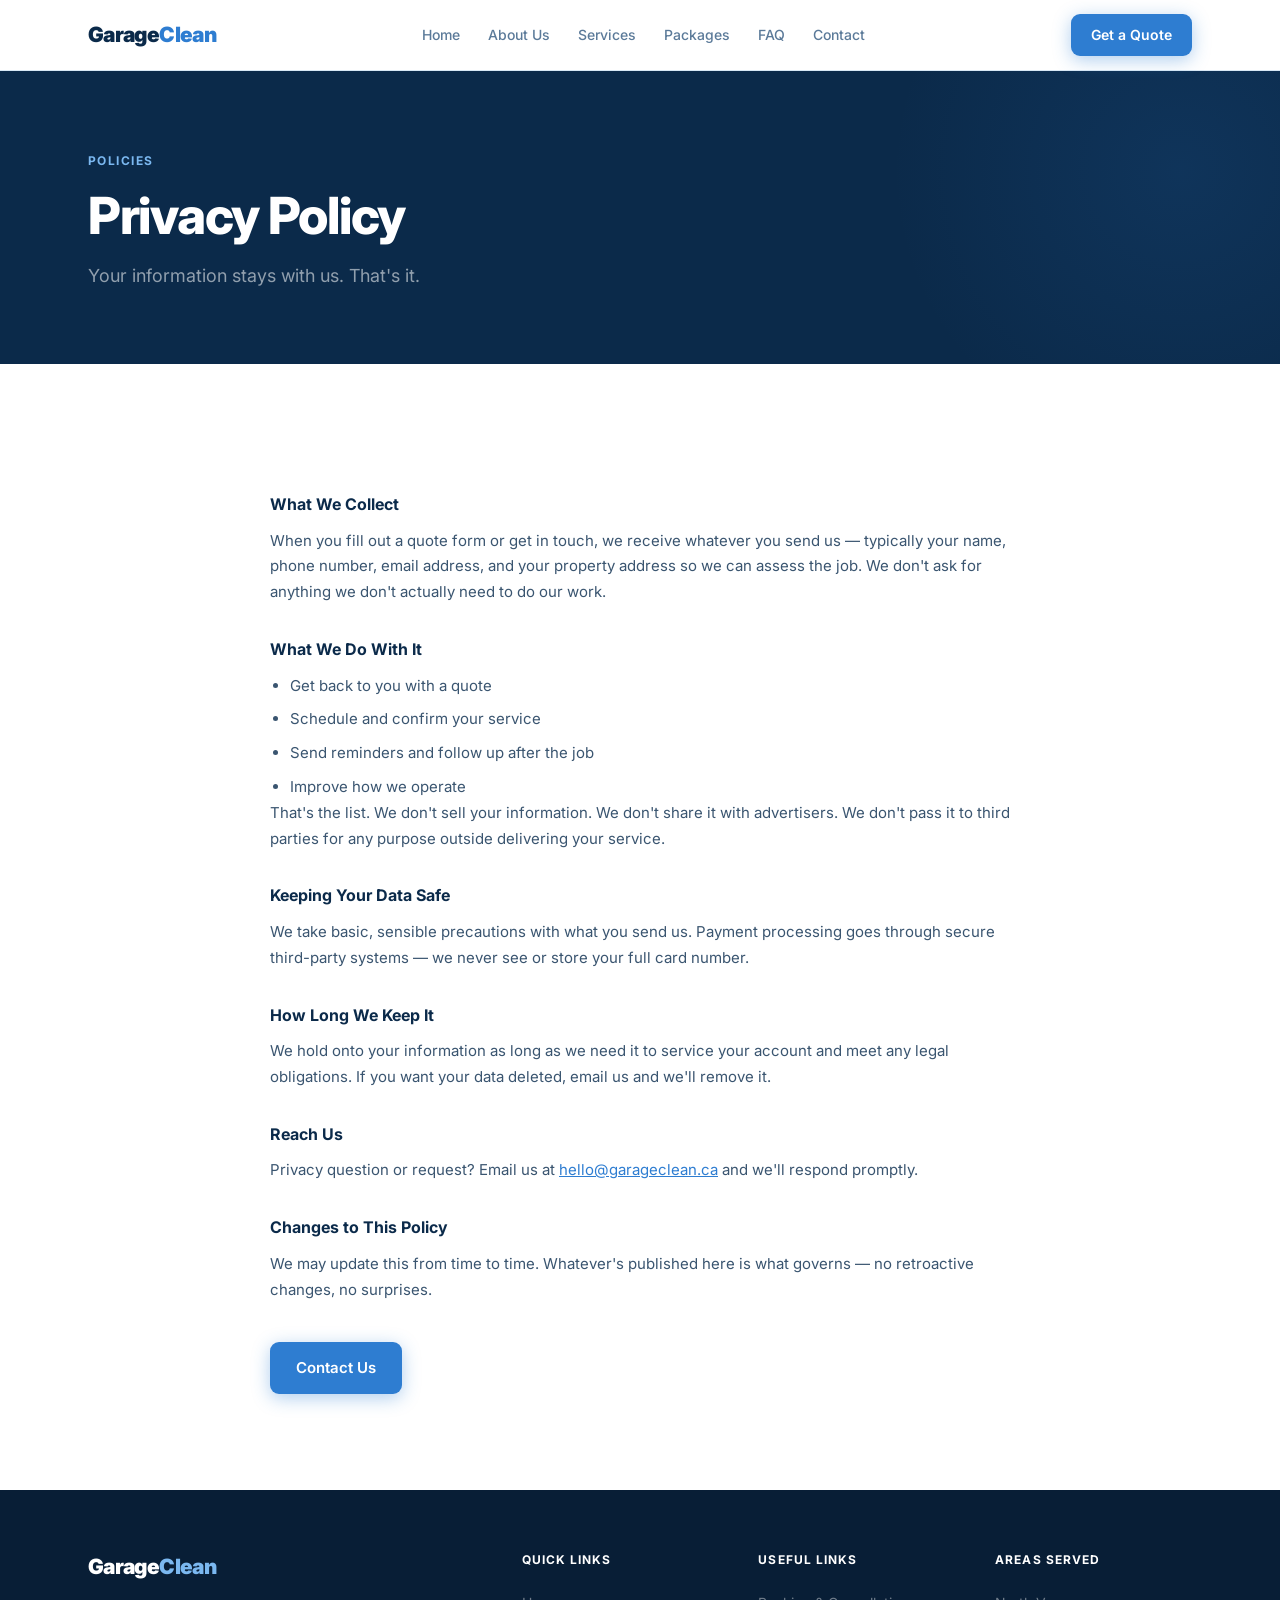
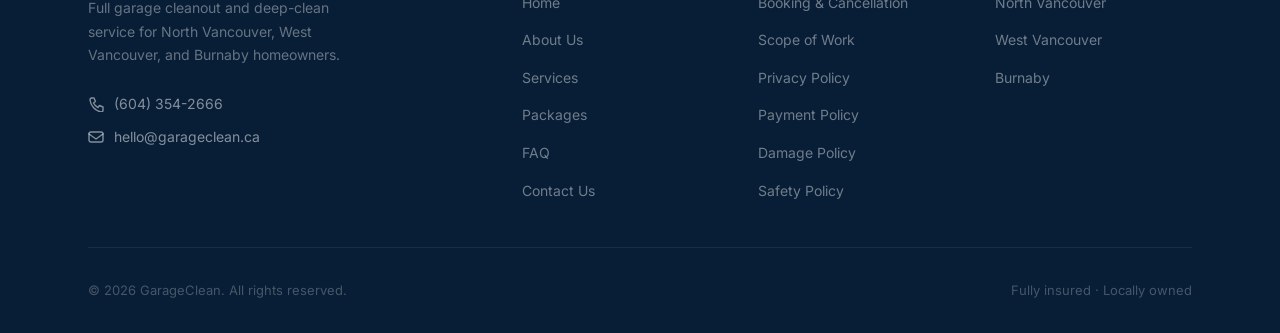
<file: policies/privacy.html>
<!DOCTYPE html>
<html lang="en">
<head>
  <meta charset="UTF-8"><meta name="viewport" content="width=device-width, initial-scale=1.0">
  <title>Privacy Policy — GarageClean</title>
  <link rel="preconnect" href="https://fonts.googleapis.com"><link rel="preconnect" href="https://fonts.gstatic.com" crossorigin>
  <link href="https://fonts.googleapis.com/css2?family=Inter:wght@400;500;600;700;800;900&display=swap" rel="stylesheet">
  <link rel="stylesheet" href="../styles.css">
  <style>.policy-body{max-width:740px;margin:0 auto}.policy-body h3{font-size:16px;font-weight:700;color:var(--navy);margin:32px 0 10px}.policy-body p,.policy-body li{font-size:15px;color:#3A5570;line-height:1.72}.policy-body ul{padding-left:20px;display:flex;flex-direction:column;gap:8px;margin-top:8px}</style>
</head>
<body>
<div id="nav-placeholder"></div>
<div class="page-header"><div class="container"><div class="label">Policies</div><h1 class="h2">Privacy Policy</h1><p class="sub">Your information stays with us. That's it.</p></div></div>
<section><div class="container"><div class="policy-body fi">

  <h3>What We Collect</h3>
  <p>When you fill out a quote form or get in touch, we receive whatever you send us — typically your name, phone number, email address, and your property address so we can assess the job. We don't ask for anything we don't actually need to do our work.</p>

  <h3>What We Do With It</h3>
  <ul>
    <li>Get back to you with a quote</li>
    <li>Schedule and confirm your service</li>
    <li>Send reminders and follow up after the job</li>
    <li>Improve how we operate</li>
  </ul>
  <p>That's the list. We don't sell your information. We don't share it with advertisers. We don't pass it to third parties for any purpose outside delivering your service.</p>

  <h3>Keeping Your Data Safe</h3>
  <p>We take basic, sensible precautions with what you send us. Payment processing goes through secure third-party systems — we never see or store your full card number.</p>

  <h3>How Long We Keep It</h3>
  <p>We hold onto your information as long as we need it to service your account and meet any legal obligations. If you want your data deleted, email us and we'll remove it.</p>

  <h3>Reach Us</h3>
  <p>Privacy question or request? Email us at <a href="mailto:hello@garageclean.ca" style="color:var(--blue)">hello@garageclean.ca</a> and we'll respond promptly.</p>

  <h3>Changes to This Policy</h3>
  <p>We may update this from time to time. Whatever's published here is what governs — no retroactive changes, no surprises.</p>

  <div style="margin-top:40px"><a href="../contact.html" class="btn btn-primary">Contact Us</a></div>
</div></div></section>
<div id="footer-placeholder"></div>
<script src="../shared.js"></script>
</body></html>
</file>
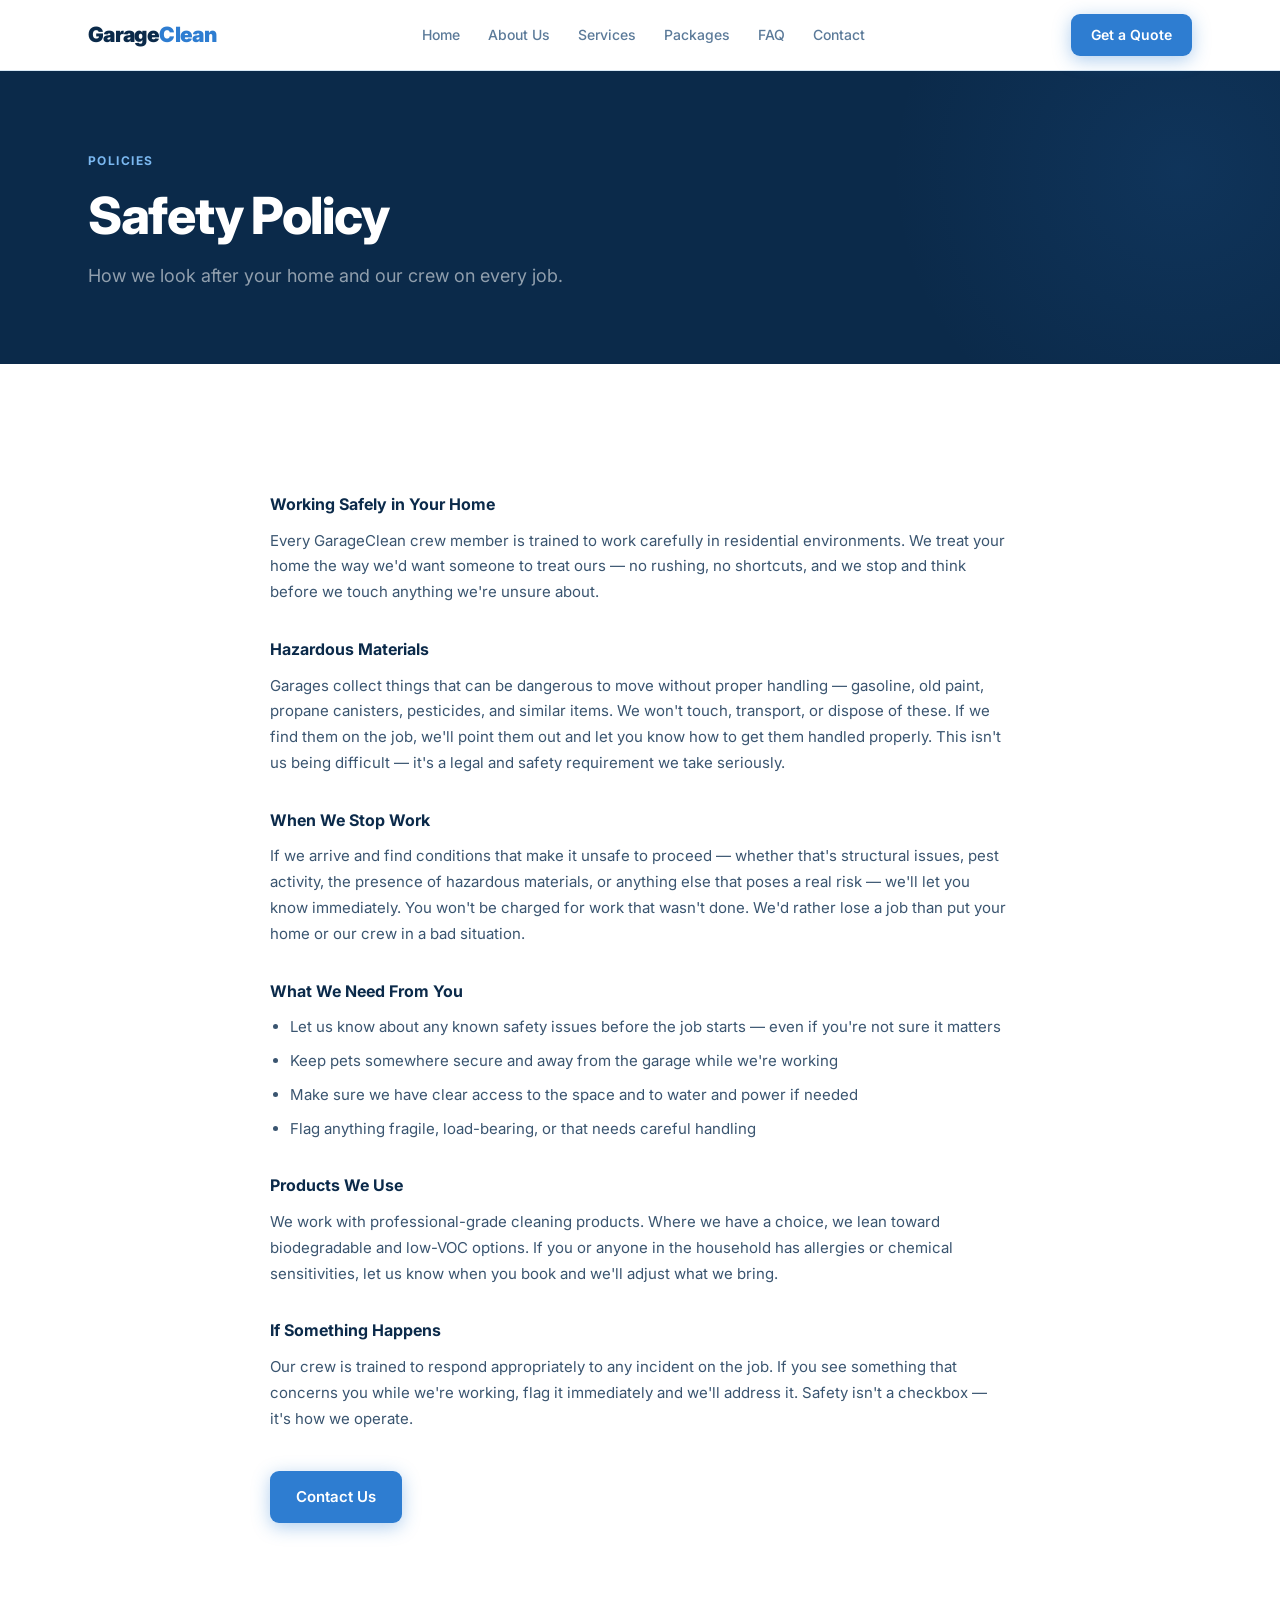
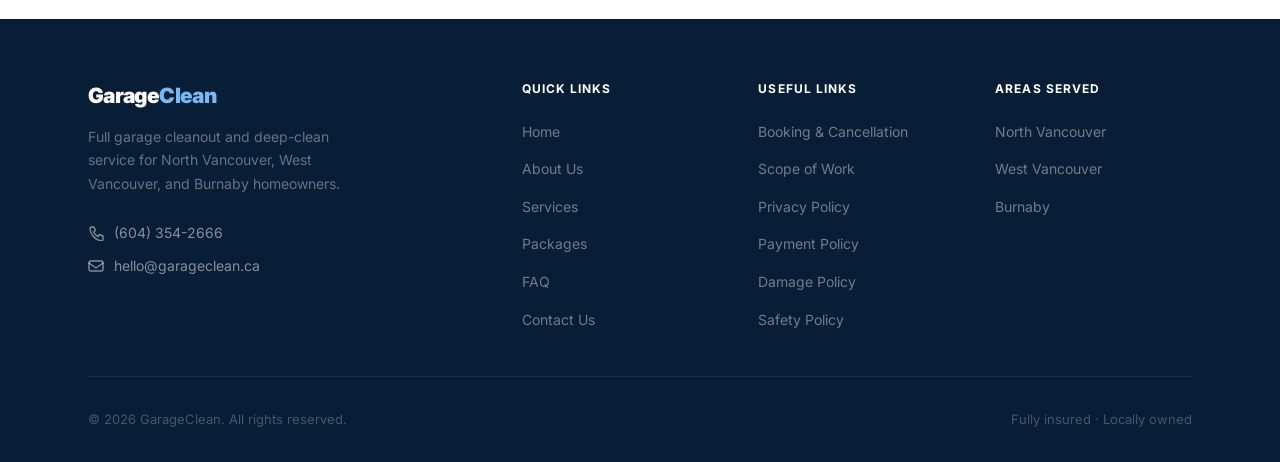
<file: policies/safety.html>
<!DOCTYPE html>
<html lang="en">
<head>
  <meta charset="UTF-8"><meta name="viewport" content="width=device-width, initial-scale=1.0">
  <title>Safety Policy — GarageClean</title>
  <link rel="preconnect" href="https://fonts.googleapis.com"><link rel="preconnect" href="https://fonts.gstatic.com" crossorigin>
  <link href="https://fonts.googleapis.com/css2?family=Inter:wght@400;500;600;700;800;900&display=swap" rel="stylesheet">
  <link rel="stylesheet" href="../styles.css">
  <style>.policy-body{max-width:740px;margin:0 auto}.policy-body h3{font-size:16px;font-weight:700;color:var(--navy);margin:32px 0 10px}.policy-body p,.policy-body li{font-size:15px;color:#3A5570;line-height:1.72}.policy-body ul{padding-left:20px;display:flex;flex-direction:column;gap:8px;margin-top:8px}</style>
</head>
<body>
<div id="nav-placeholder"></div>
<div class="page-header"><div class="container"><div class="label">Policies</div><h1 class="h2">Safety Policy</h1><p class="sub">How we look after your home and our crew on every job.</p></div></div>
<section><div class="container"><div class="policy-body fi">

  <h3>Working Safely in Your Home</h3>
  <p>Every GarageClean crew member is trained to work carefully in residential environments. We treat your home the way we'd want someone to treat ours — no rushing, no shortcuts, and we stop and think before we touch anything we're unsure about.</p>

  <h3>Hazardous Materials</h3>
  <p>Garages collect things that can be dangerous to move without proper handling — gasoline, old paint, propane canisters, pesticides, and similar items. We won't touch, transport, or dispose of these. If we find them on the job, we'll point them out and let you know how to get them handled properly. This isn't us being difficult — it's a legal and safety requirement we take seriously.</p>

  <h3>When We Stop Work</h3>
  <p>If we arrive and find conditions that make it unsafe to proceed — whether that's structural issues, pest activity, the presence of hazardous materials, or anything else that poses a real risk — we'll let you know immediately. You won't be charged for work that wasn't done. We'd rather lose a job than put your home or our crew in a bad situation.</p>

  <h3>What We Need From You</h3>
  <ul>
    <li>Let us know about any known safety issues before the job starts — even if you're not sure it matters</li>
    <li>Keep pets somewhere secure and away from the garage while we're working</li>
    <li>Make sure we have clear access to the space and to water and power if needed</li>
    <li>Flag anything fragile, load-bearing, or that needs careful handling</li>
  </ul>

  <h3>Products We Use</h3>
  <p>We work with professional-grade cleaning products. Where we have a choice, we lean toward biodegradable and low-VOC options. If you or anyone in the household has allergies or chemical sensitivities, let us know when you book and we'll adjust what we bring.</p>

  <h3>If Something Happens</h3>
  <p>Our crew is trained to respond appropriately to any incident on the job. If you see something that concerns you while we're working, flag it immediately and we'll address it. Safety isn't a checkbox — it's how we operate.</p>

  <div style="margin-top:40px"><a href="../contact.html" class="btn btn-primary">Contact Us</a></div>
</div></div></section>
<div id="footer-placeholder"></div>
<script src="../shared.js"></script>
</body></html>
</file>
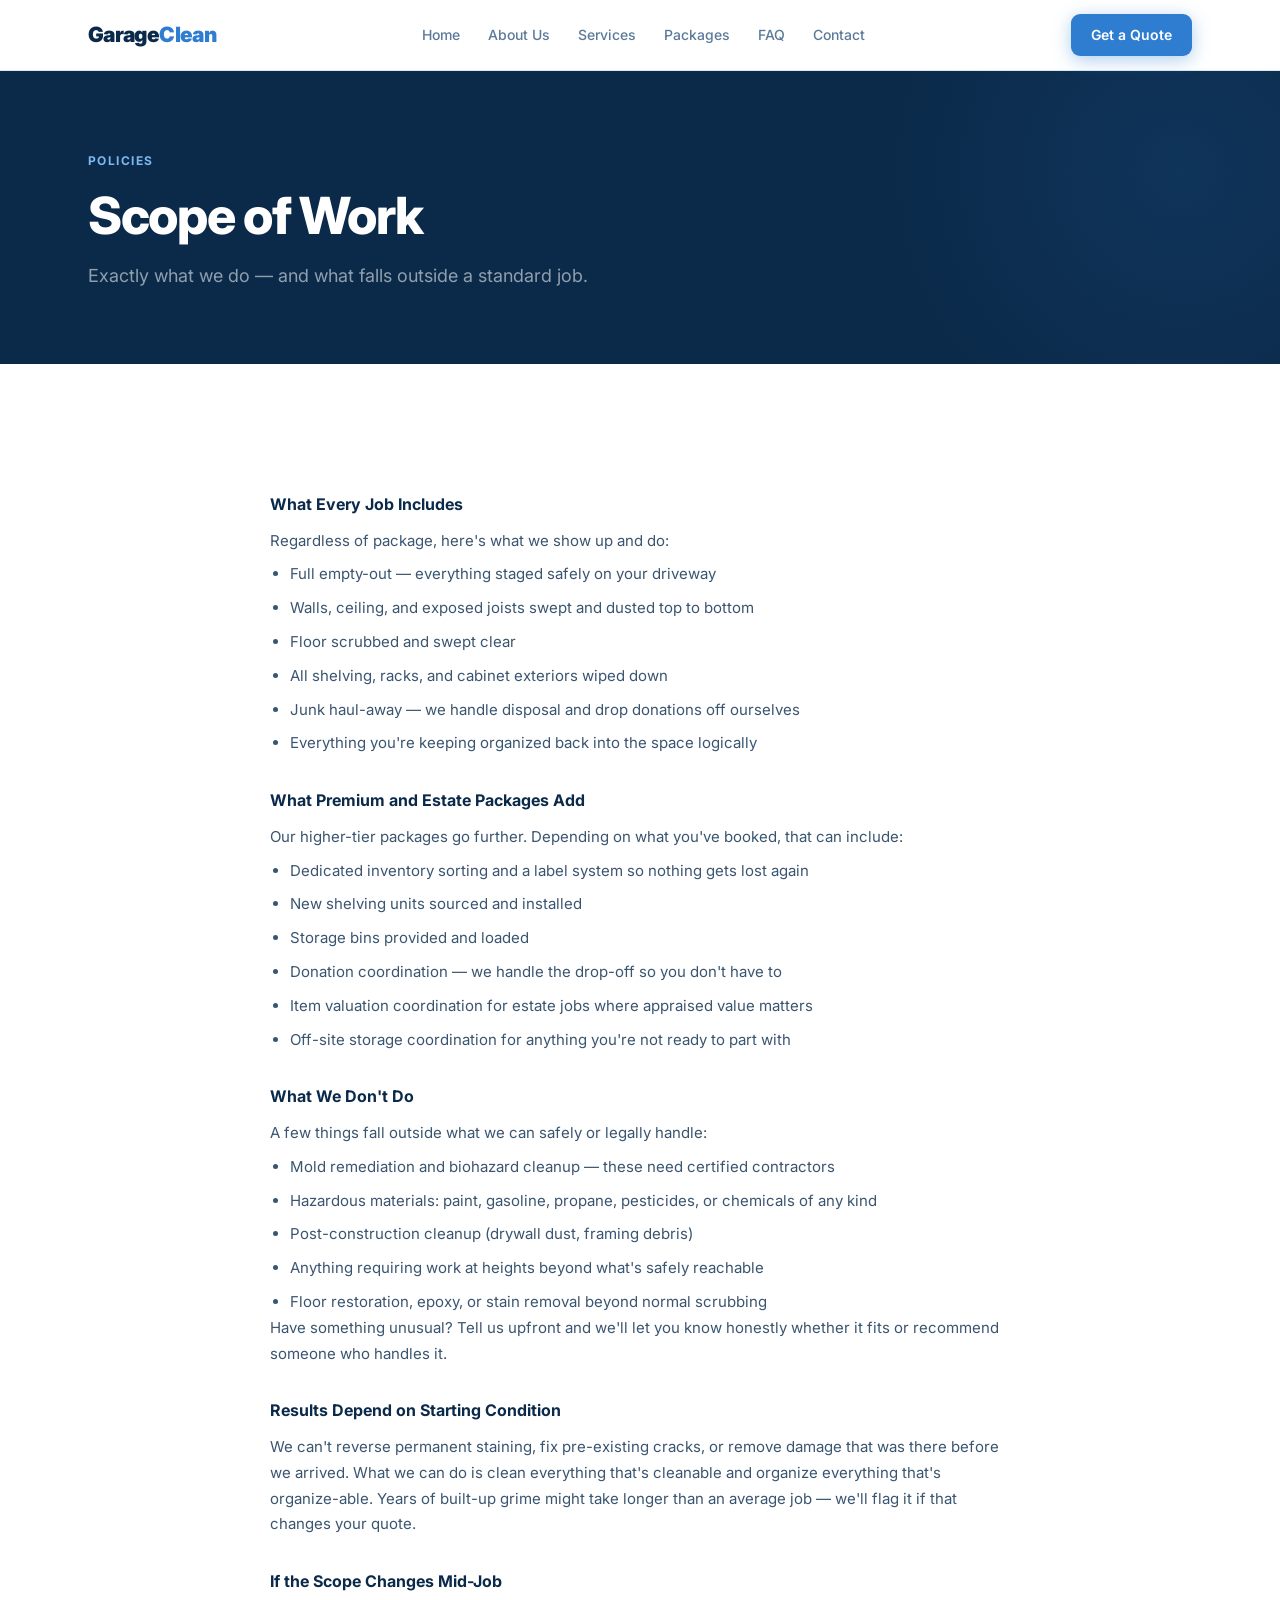
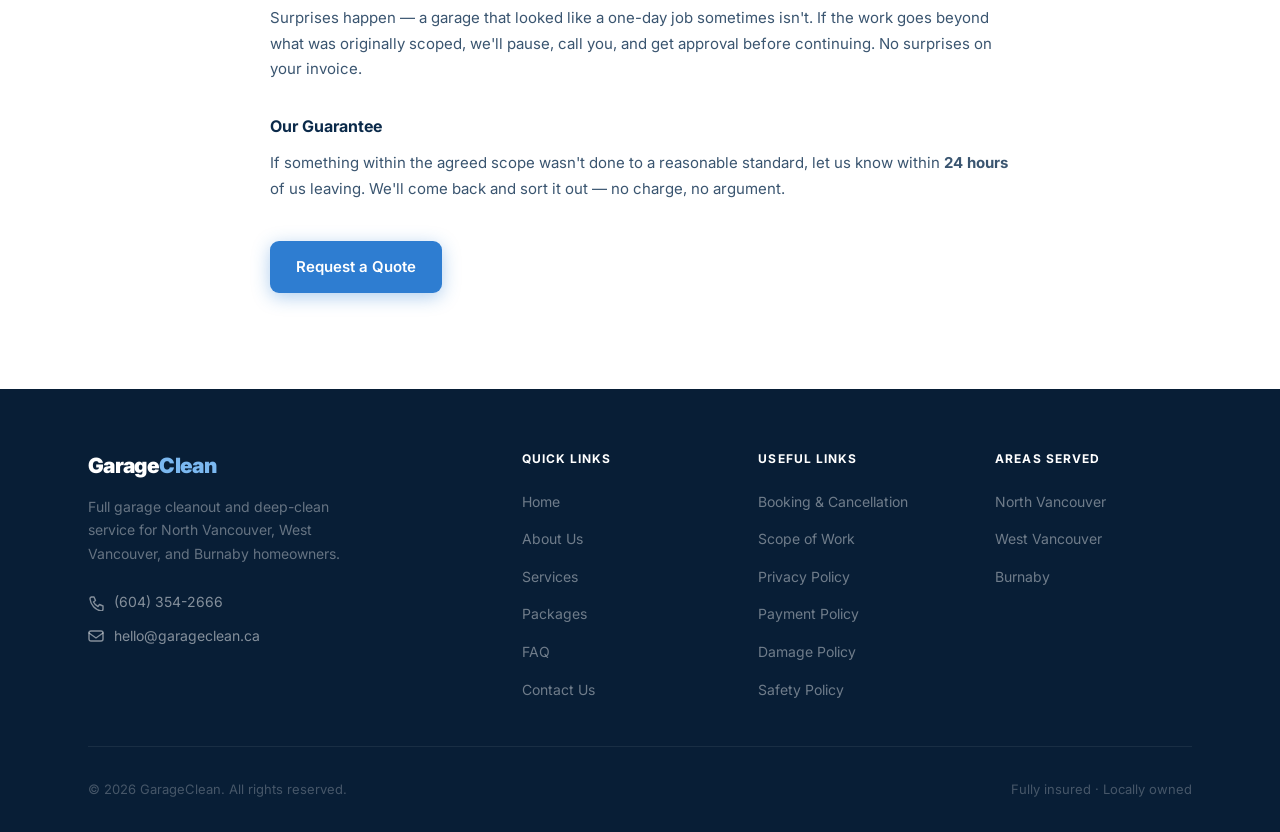
<file: policies/scope-of-work.html>
<!DOCTYPE html>
<html lang="en">
<head>
  <meta charset="UTF-8"><meta name="viewport" content="width=device-width, initial-scale=1.0">
  <title>Scope of Work — GarageClean</title>
  <link rel="preconnect" href="https://fonts.googleapis.com"><link rel="preconnect" href="https://fonts.gstatic.com" crossorigin>
  <link href="https://fonts.googleapis.com/css2?family=Inter:wght@400;500;600;700;800;900&display=swap" rel="stylesheet">
  <link rel="stylesheet" href="../styles.css">
  <style>.policy-body{max-width:740px;margin:0 auto}.policy-body h3{font-size:16px;font-weight:700;color:var(--navy);margin:32px 0 10px}.policy-body p,.policy-body li{font-size:15px;color:#3A5570;line-height:1.72}.policy-body ul{padding-left:20px;display:flex;flex-direction:column;gap:8px;margin-top:8px}</style>
</head>
<body>
<div id="nav-placeholder"></div>
<div class="page-header"><div class="container"><div class="label">Policies</div><h1 class="h2">Scope of Work</h1><p class="sub">Exactly what we do — and what falls outside a standard job.</p></div></div>
<section><div class="container"><div class="policy-body fi">

  <h3>What Every Job Includes</h3>
  <p>Regardless of package, here's what we show up and do:</p>
  <ul>
    <li>Full empty-out — everything staged safely on your driveway</li>
    <li>Walls, ceiling, and exposed joists swept and dusted top to bottom</li>
    <li>Floor scrubbed and swept clear</li>
    <li>All shelving, racks, and cabinet exteriors wiped down</li>
    <li>Junk haul-away — we handle disposal and drop donations off ourselves</li>
    <li>Everything you're keeping organized back into the space logically</li>
  </ul>

  <h3>What Premium and Estate Packages Add</h3>
  <p>Our higher-tier packages go further. Depending on what you've booked, that can include:</p>
  <ul>
    <li>Dedicated inventory sorting and a label system so nothing gets lost again</li>
    <li>New shelving units sourced and installed</li>
    <li>Storage bins provided and loaded</li>
    <li>Donation coordination — we handle the drop-off so you don't have to</li>
    <li>Item valuation coordination for estate jobs where appraised value matters</li>
    <li>Off-site storage coordination for anything you're not ready to part with</li>
  </ul>

  <h3>What We Don't Do</h3>
  <p>A few things fall outside what we can safely or legally handle:</p>
  <ul>
    <li>Mold remediation and biohazard cleanup — these need certified contractors</li>
    <li>Hazardous materials: paint, gasoline, propane, pesticides, or chemicals of any kind</li>
    <li>Post-construction cleanup (drywall dust, framing debris)</li>
    <li>Anything requiring work at heights beyond what's safely reachable</li>
    <li>Floor restoration, epoxy, or stain removal beyond normal scrubbing</li>
  </ul>
  <p>Have something unusual? Tell us upfront and we'll let you know honestly whether it fits or recommend someone who handles it.</p>

  <h3>Results Depend on Starting Condition</h3>
  <p>We can't reverse permanent staining, fix pre-existing cracks, or remove damage that was there before we arrived. What we can do is clean everything that's cleanable and organize everything that's organize-able. Years of built-up grime might take longer than an average job — we'll flag it if that changes your quote.</p>

  <h3>If the Scope Changes Mid-Job</h3>
  <p>Surprises happen — a garage that looked like a one-day job sometimes isn't. If the work goes beyond what was originally scoped, we'll pause, call you, and get approval before continuing. No surprises on your invoice.</p>

  <h3>Our Guarantee</h3>
  <p>If something within the agreed scope wasn't done to a reasonable standard, let us know within <strong>24 hours</strong> of us leaving. We'll come back and sort it out — no charge, no argument.</p>

  <div style="margin-top:40px"><a href="../contact.html" class="btn btn-primary">Request a Quote</a></div>
</div></div></section>
<div id="footer-placeholder"></div>
<script src="../shared.js"></script>
</body></html>
</file>
<file: styles.css>
/* ============================================================
   ClearBay — Shared Stylesheet
   ============================================================ */

*, *::before, *::after { box-sizing: border-box; margin: 0; padding: 0; }
html { scroll-behavior: smooth; }
body {
  font-family: 'Inter', -apple-system, BlinkMacSystemFont, sans-serif;
  color: #0B2A4A;
  background: #fff;
  line-height: 1.6;
  -webkit-font-smoothing: antialiased;
}

:root {
  --navy:      #0B2A4A;
  --blue:      #2E7DD1;
  --blue-lite: #7BB8F0;
  --bg:        #F4F8FC;
  --muted:     #5B7A99;
  --border:    #D8E8F5;
  --r:         12px;
  --sh:        0 4px 24px rgba(11,42,74,.08);
  --sh-lg:     0 16px 56px rgba(11,42,74,.14);
}

/* ── Layout ── */
.container { max-width: 1160px; margin: 0 auto; padding: 0 28px; }
section { padding: 96px 0; }

/* ── Typography ── */
.label {
  font-size: 12px; font-weight: 700; letter-spacing: .12em;
  text-transform: uppercase; color: var(--blue); margin-bottom: 18px;
}
.h2 {
  font-size: clamp(34px, 4vw, 52px);
  font-weight: 800; line-height: 1.08; letter-spacing: -.025em;
  color: var(--navy); margin-bottom: 18px;
}
.sub { font-size: 18px; color: var(--muted); line-height: 1.7; max-width: 540px; }

/* ── Buttons ── */
.btn {
  display: inline-flex; align-items: center; gap: 8px;
  padding: 14px 26px; border-radius: 9px;
  font-size: 15px; font-weight: 600; font-family: inherit;
  cursor: pointer; text-decoration: none; border: none;
  transition: all .18s ease;
}
.btn-primary { background: var(--blue); color: #fff; box-shadow: 0 4px 18px rgba(46,125,209,.38); }
.btn-primary:hover { background: #2570bf; transform: translateY(-1px); box-shadow: 0 6px 26px rgba(46,125,209,.48); }
.btn-ghost   { background: transparent; color: #fff; border: 1.5px solid rgba(255,255,255,.3); }
.btn-ghost:hover { border-color: rgba(255,255,255,.7); }
.btn-outline { background: transparent; color: var(--navy); border: 1.5px solid var(--border); }
.btn-outline:hover { border-color: var(--blue); color: var(--blue); }
.btn-white   { background: #fff; color: var(--navy); }
.btn-white:hover { background: var(--bg); transform: translateY(-1px); }

/* ── Nav ── */
nav {
  position: sticky; top: 0; z-index: 200;
  background: rgba(255,255,255,.94);
  backdrop-filter: blur(14px);
  border-bottom: 1px solid var(--border);
}
.nav-in { display: flex; align-items: center; justify-content: space-between; height: 70px; }
.logo { font-size: 21px; font-weight: 900; letter-spacing: -.03em; color: var(--navy); text-decoration: none; }
.logo span { color: var(--blue); }
.nav-links { display: flex; gap: 28px; list-style: none; }
.nav-links a { font-size: 14px; font-weight: 500; color: var(--muted); text-decoration: none; transition: color .15s; }
.nav-links a:hover, .nav-links a.active { color: var(--navy); }
.nav-cta { padding: 10px 20px; font-size: 14px; }
.hamburger { display: none; background: none; border: none; cursor: pointer; padding: 4px; color: var(--navy); }

/* ── Page header (inner pages) ── */
.page-header {
  background: var(--navy); padding: 80px 0 72px;
  position: relative; overflow: hidden;
}
.page-header::before {
  content: ''; position: absolute; top: -200px; right: -200px;
  width: 600px; height: 600px;
  background: radial-gradient(circle, rgba(46,125,209,.12) 0%, transparent 68%);
  pointer-events: none;
}
.page-header .label { color: var(--blue-lite); }
.page-header .h2 { color: #fff; }
.page-header .sub { color: rgba(255,255,255,.55); }

/* ── Trust strip ── */
#trust { padding: 0; background: var(--blue); }
.trust-in { display: flex; align-items: center; justify-content: center; gap: 36px; padding: 20px 0; flex-wrap: wrap; }
.t-item { display: flex; align-items: center; gap: 9px; color: #fff; font-size: 13px; font-weight: 500; }
.t-dot { width: 5px; height: 5px; background: rgba(255,255,255,.35); border-radius: 50%; }

/* ── Steps ── */
.steps { display: grid; grid-template-columns: repeat(4,1fr); gap: 24px; }
.step { background: #fff; border-radius: var(--r); padding: 36px 28px; box-shadow: var(--sh); }
.step-num { font-size: 11px; font-weight: 700; letter-spacing: .1em; text-transform: uppercase; color: var(--blue); margin-bottom: 22px; }
.step-icon { width: 52px; height: 52px; background: var(--bg); border-radius: 12px; display: flex; align-items: center; justify-content: center; margin-bottom: 20px; }
.step h3 { font-size: 17px; font-weight: 700; color: var(--navy); margin-bottom: 10px; }
.step p  { font-size: 14px; color: var(--muted); line-height: 1.62; }

/* ── Checklist ── */
.checklist { list-style: none; display: flex; flex-direction: column; gap: 18px; margin-top: 32px; }
.checklist li { display: flex; align-items: flex-start; gap: 14px; font-size: 16px; font-weight: 500; color: var(--navy); }
.chk { width: 24px; height: 24px; background: var(--blue); border-radius: 50%; display: flex; align-items: center; justify-content: center; flex-shrink: 0; margin-top: 1px; }

/* ── Navy card ── */
.navy-card { background: var(--navy); border-radius: 18px; padding: 48px; }
.navy-card h3 { font-size: 28px; font-weight: 800; color: #fff; margin-bottom: 14px; line-height: 1.15; letter-spacing: -.02em; }
.navy-card p  { font-size: 16px; color: rgba(255,255,255,.55); line-height: 1.68; }

/* ── Stats ── */
.stats { margin-top: 40px; padding-top: 40px; border-top: 1px solid rgba(255,255,255,.1); display: grid; grid-template-columns: 1fr 1fr; gap: 24px; }
.stat-n { font-size: 38px; font-weight: 900; color: var(--blue-lite); letter-spacing: -.02em; }
.stat-l { font-size: 13px; color: rgba(255,255,255,.4); margin-top: 4px; }

/* ── Pricing cards ── */
.cards { display: grid; grid-template-columns: repeat(3,1fr); gap: 24px; max-width: 920px; margin: 0 auto; }
.card { background: #fff; border-radius: 18px; padding: 40px 32px; box-shadow: var(--sh); border: 2px solid transparent; position: relative; transition: transform .2s, box-shadow .2s; }
.card:hover { transform: translateY(-4px); box-shadow: var(--sh-lg); }
.card.pop { border-color: var(--blue); box-shadow: var(--sh-lg); }
.pop-badge { position: absolute; top: -14px; left: 50%; transform: translateX(-50%); background: var(--blue); color: #fff; font-size: 11px; font-weight: 700; letter-spacing: .07em; text-transform: uppercase; padding: 5px 18px; border-radius: 100px; white-space: nowrap; }
.card-tier { font-size: 11px; font-weight: 700; letter-spacing: .1em; text-transform: uppercase; color: var(--blue); margin-bottom: 6px; }
.card-name { font-size: 22px; font-weight: 800; color: var(--navy); margin-bottom: 6px; }
.card-desc { font-size: 13px; color: var(--muted); margin-bottom: 24px; padding-bottom: 24px; border-bottom: 1px solid var(--border); }
.card-price { font-size: 42px; font-weight: 900; color: var(--navy); letter-spacing: -.025em; margin-bottom: 4px; }
.card-note  { font-size: 12px; color: var(--muted); margin-bottom: 28px; }
.card-feats { list-style: none; display: flex; flex-direction: column; gap: 11px; margin-bottom: 32px; }
.card-feats li { display: flex; align-items: center; gap: 10px; font-size: 14px; color: var(--navy); }
.card-feats li::before { content: ''; width: 6px; height: 6px; background: var(--blue); border-radius: 50%; flex-shrink: 0; }

/* ── Gallery ── */
.gallery-grid { display: grid; grid-template-columns: repeat(2,1fr); gap: 20px; }
.gallery-grid > div { aspect-ratio: 4/3; }

/* ── Forms ── */
.frow  { display: grid; grid-template-columns: 1fr 1fr; gap: 16px; }
.fgrp  { margin-bottom: 20px; }
.fgrp label { display: block; font-size: 13px; font-weight: 600; color: var(--navy); margin-bottom: 8px; }
.fgrp input, .fgrp select, .fgrp textarea { width: 100%; padding: 13px 16px; border: 1.5px solid var(--border); border-radius: 9px; font-size: 15px; font-family: inherit; color: var(--navy); background: #fff; outline: none; transition: border-color .15s; }
.fgrp input:focus, .fgrp select:focus, .fgrp textarea:focus { border-color: var(--blue); box-shadow: 0 0 0 3px rgba(46,125,209,.1); }
.fgrp textarea { resize: vertical; min-height: 110px; }

/* ── Policy accordion ── */
.accord { display: flex; flex-direction: column; gap: 12px; max-width: 820px; margin: 0 auto; }
.ac-item { background: #fff; border-radius: var(--r); box-shadow: var(--sh); overflow: hidden; border: 1.5px solid transparent; transition: border-color .2s; }
.ac-item.open { border-color: var(--border); }
.ac-trigger { width: 100%; display: flex; align-items: center; justify-content: space-between; padding: 24px 28px; background: none; border: none; cursor: pointer; font-family: inherit; text-align: left; gap: 16px; }
.ac-trigger-left { display: flex; align-items: center; gap: 16px; }
.ac-icon-wrap { width: 40px; height: 40px; flex-shrink: 0; background: var(--bg); border-radius: 10px; display: flex; align-items: center; justify-content: center; }
.ac-title { font-size: 17px; font-weight: 700; color: var(--navy); }
.ac-subtitle { font-size: 13px; color: var(--muted); margin-top: 2px; }
.ac-chevron { width: 20px; height: 20px; flex-shrink: 0; color: var(--muted); transition: transform .25s ease; }
.ac-item.open .ac-chevron { transform: rotate(180deg); }
.ac-body { display: none; padding: 0 28px 28px; }
.ac-item.open .ac-body { display: block; }
.ac-divider { border: none; border-top: 1px solid var(--border); margin-bottom: 24px; }
.pol-group { margin-bottom: 22px; }
.pol-group:last-child { margin-bottom: 0; }
.pol-group h4 { font-size: 13px; font-weight: 700; letter-spacing: .06em; text-transform: uppercase; color: var(--blue); margin-bottom: 10px; }
.pol-list { list-style: none; display: flex; flex-direction: column; gap: 9px; }
.pol-list li { font-size: 14px; color: #3A5570; line-height: 1.58; padding-left: 16px; position: relative; }
.pol-list li::before { content: ''; position: absolute; left: 0; top: 8px; width: 5px; height: 5px; background: var(--blue); border-radius: 50%; }
.pol-note { font-size: 13px; color: var(--muted); line-height: 1.6; background: var(--bg); border-radius: 8px; padding: 14px 16px; margin-top: 16px; }

/* ── Footer ── */
footer { background: #081E36; padding: 60px 0 32px; }
.foot-grid { display: grid; grid-template-columns: 2fr 1fr 1fr 1fr; gap: 40px; padding-bottom: 44px; border-bottom: 1px solid rgba(255,255,255,.07); margin-bottom: 32px; }
.foot-logo { font-size: 21px; font-weight: 900; letter-spacing: -.03em; color: #fff; margin-bottom: 12px; }
.foot-logo span { color: var(--blue-lite); }
.foot-desc { font-size: 14px; color: rgba(255,255,255,.38); line-height: 1.68; max-width: 260px; margin-bottom: 26px; }
.foot-contact { display: flex; flex-direction: column; gap: 11px; }
.foot-contact a { font-size: 14px; color: rgba(255,255,255,.5); text-decoration: none; display: flex; align-items: center; gap: 10px; transition: color .15s; }
.foot-contact a:hover { color: #fff; }
.foot-col h4 { font-size: 12px; font-weight: 700; letter-spacing: .09em; text-transform: uppercase; color: #fff; margin-bottom: 20px; }
.foot-links { list-style: none; display: flex; flex-direction: column; gap: 12px; }
.foot-links a { font-size: 14px; color: rgba(255,255,255,.42); text-decoration: none; transition: color .15s; }
.foot-links a:hover { color: #fff; }
.foot-bottom { display: flex; align-items: center; justify-content: space-between; }
.foot-copy { font-size: 13px; color: rgba(255,255,255,.25); }

/* ── Fade-in ── */
.fi { opacity: 0; transform: translateY(26px); transition: opacity .65s ease, transform .65s ease; }
.fi.on { opacity: 1; transform: translateY(0); }

/* ── Responsive ── */
@media (max-width: 1000px) {
  .steps      { grid-template-columns: repeat(2,1fr); }
  .cards      { grid-template-columns: 1fr; max-width: 420px; }
  .gallery-grid { grid-template-columns: 1fr; }
  .foot-grid  { grid-template-columns: 1fr 1fr; gap: 32px; }
}
@media (max-width: 640px) {
  section { padding: 64px 0; }
  .steps  { grid-template-columns: 1fr; }
  .frow   { grid-template-columns: 1fr; }
  .nav-links, .nav-cta { display: none; }
  .hamburger { display: block; }
  .foot-grid  { grid-template-columns: 1fr; gap: 28px; }
  .foot-bottom { flex-direction: column; gap: 10px; text-align: center; }
}
</file>
